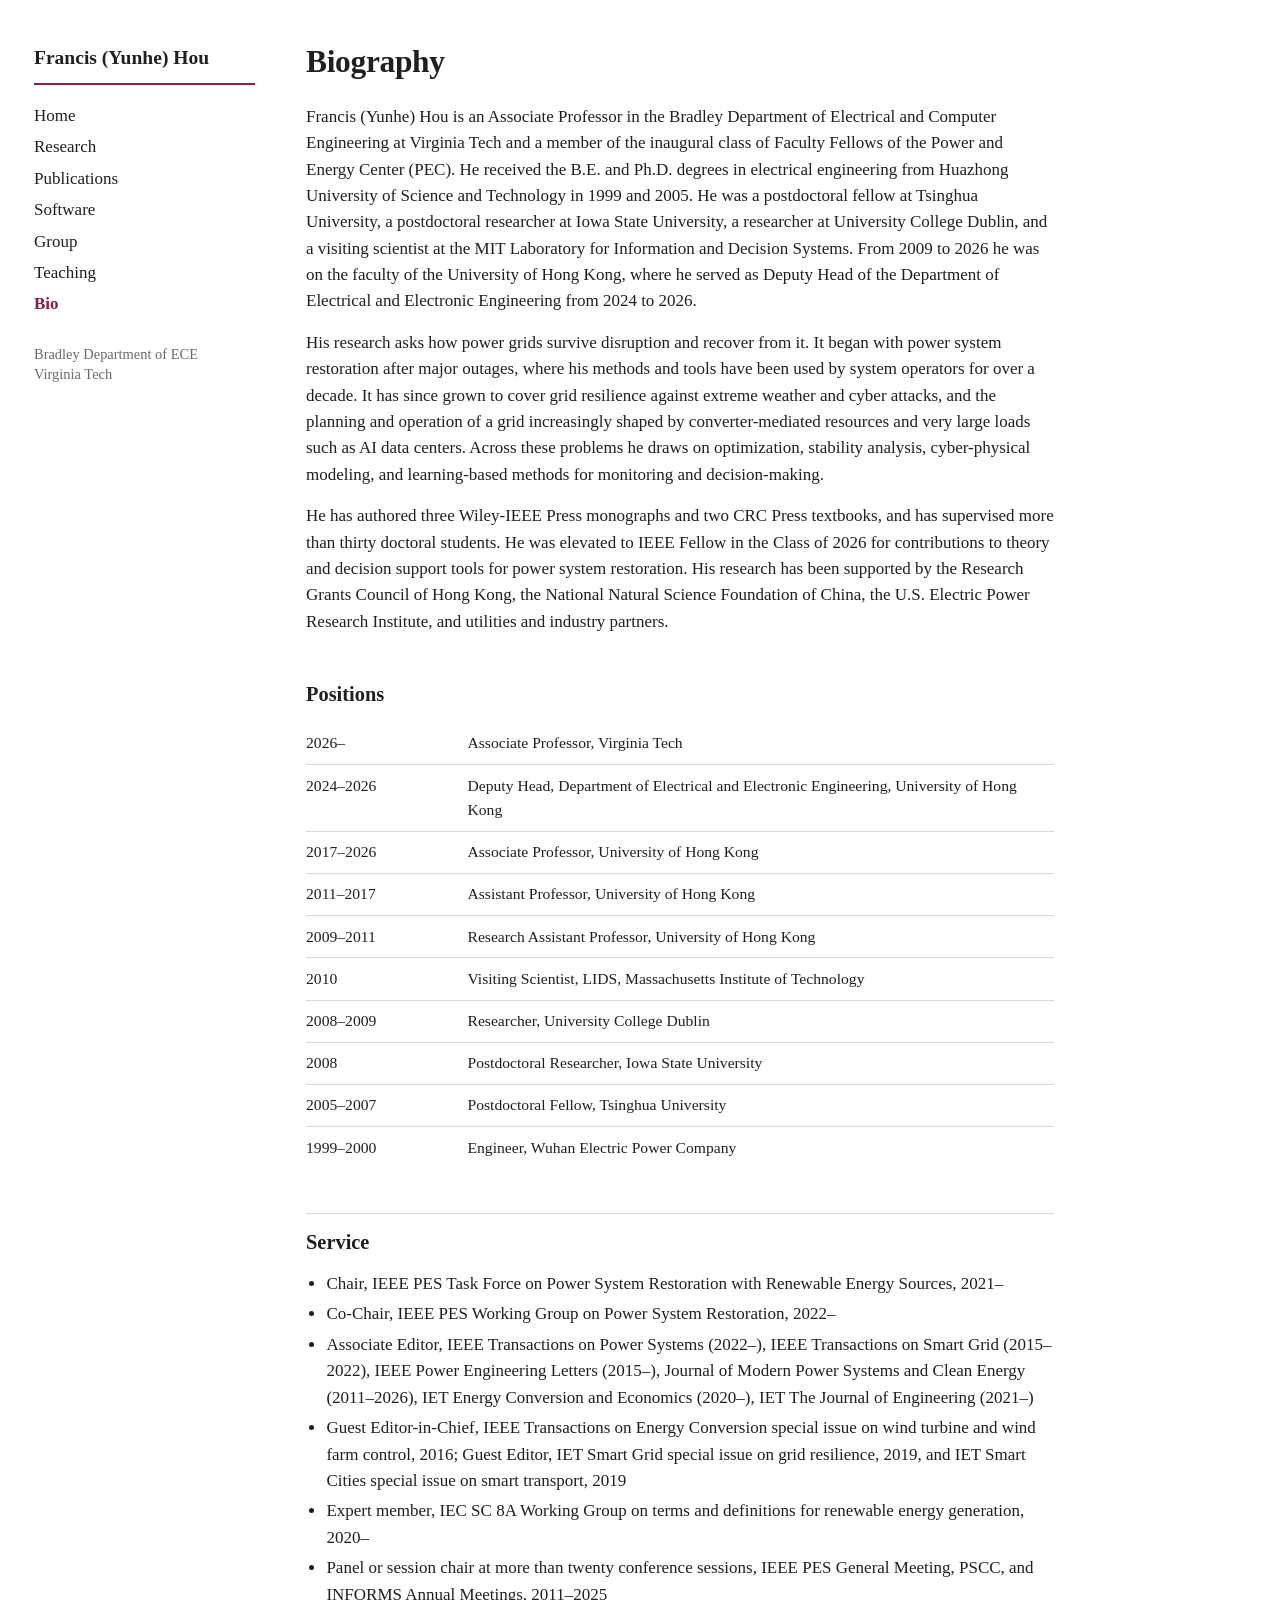
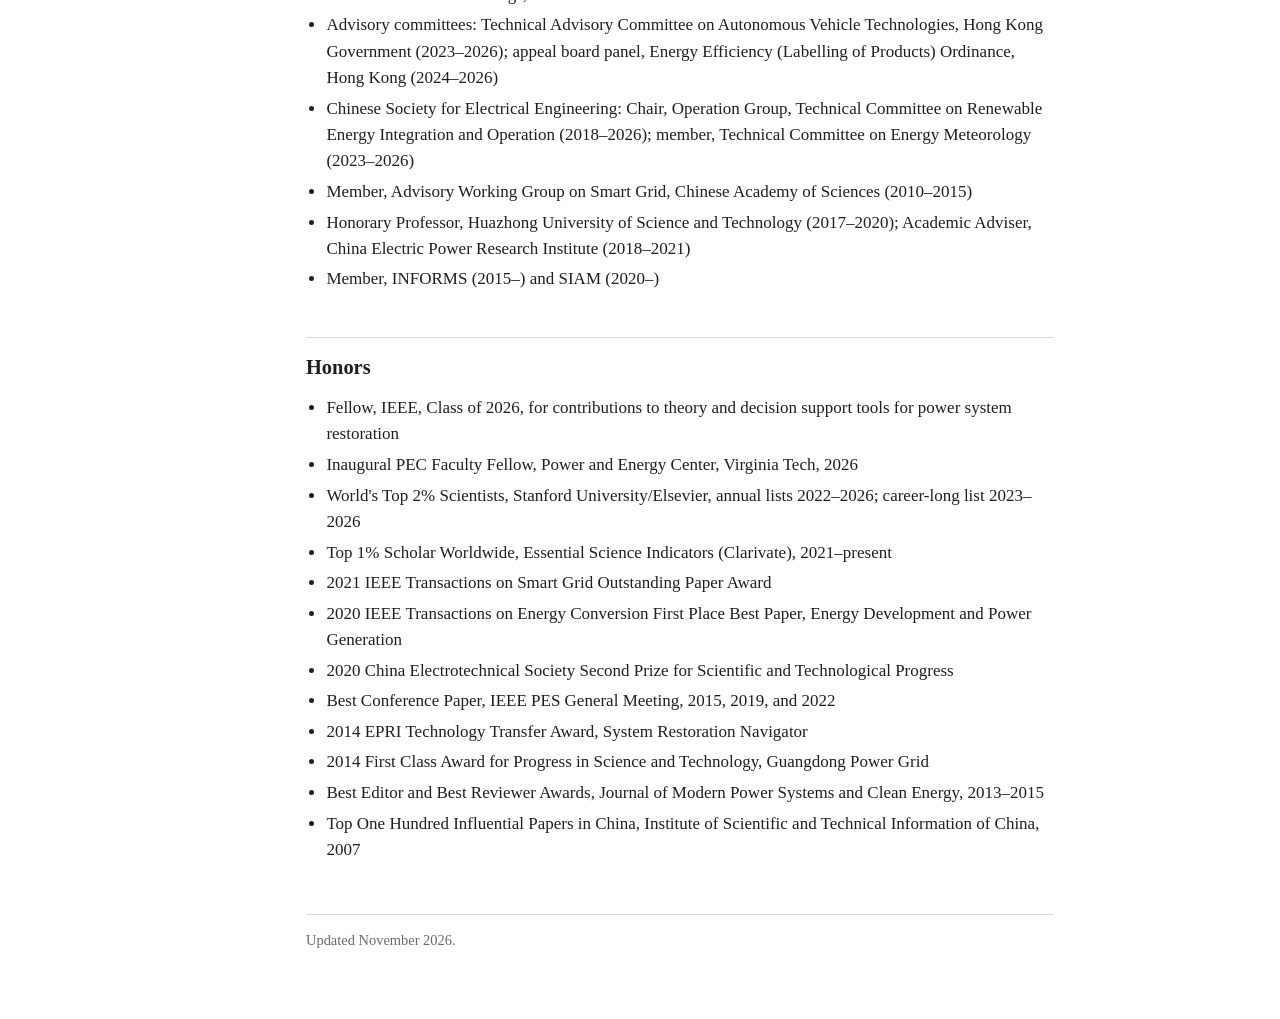
<file: bio.html>
<!DOCTYPE html>
<html lang="en">
<head>
<meta charset="utf-8">
<meta name="viewport" content="width=device-width, initial-scale=1">
<title>Bio — Francis (Yunhe) Hou</title>
<link rel="stylesheet" href="style.css">
<link rel="icon" href="favicon.svg" type="image/svg+xml">
</head>
<body>
<header class="side">
  <a class="name" href="index.html">Francis (Yunhe) Hou</a>
  <nav>
<a href="index.html">Home</a>
<a href="research.html">Research</a>
<a href="publications.html">Publications</a>
<a href="software.html">Software</a>
<a href="group.html">Group</a>
<a href="teaching.html">Teaching</a>
<a href="bio.html" class="here">Bio</a>
  </nav>
  <p class="foot"><a href="https://ece.vt.edu/">Bradley Department of ECE</a><br><a href="https://www.vt.edu/">Virginia Tech</a></p>
</header>
<main>

<h1>Biography</h1>
<p>Francis (Yunhe) Hou is an Associate Professor in the Bradley Department of Electrical and Computer Engineering at Virginia Tech and a member of the inaugural class of Faculty Fellows of the Power and Energy Center (PEC). He received the B.E. and Ph.D. degrees in electrical engineering from Huazhong University of Science and Technology in 1999 and 2005. He was a postdoctoral fellow at Tsinghua University, a postdoctoral researcher at Iowa State University, a researcher at University College Dublin, and a visiting scientist at the MIT Laboratory for Information and Decision Systems. From 2009 to 2026 he was on the faculty of the University of Hong Kong, where he served as Deputy Head of the Department of Electrical and Electronic Engineering from 2024 to 2026.</p>
<p>His research asks how power grids survive disruption and recover from it. It began with power system restoration after major outages, where his methods and tools have been used by system operators for over a decade. It has since grown to cover grid resilience against extreme weather and cyber attacks, and the planning and operation of a grid increasingly shaped by converter-mediated resources and very large loads such as AI data centers. Across these problems he draws on optimization, stability analysis, cyber-physical modeling, and learning-based methods for monitoring and decision-making.</p>
<p>He has authored three Wiley-IEEE Press monographs and two CRC Press textbooks, and has supervised more than thirty doctoral students. He was elevated to IEEE Fellow in the Class of 2026 for contributions to theory and decision support tools for power system restoration. His research has been supported by the Research Grants Council of Hong Kong, the National Natural Science Foundation of China, the U.S. Electric Power Research Institute, and utilities and industry partners.</p>

<h2>Positions</h2>
<table>
<tr><td>2026–</td><td>Associate Professor, Virginia Tech</td></tr>
<tr><td>2024–2026</td><td>Deputy Head, Department of Electrical and Electronic Engineering, University of Hong Kong</td></tr>
<tr><td>2017–2026</td><td>Associate Professor, University of Hong Kong</td></tr>
<tr><td>2011–2017</td><td>Assistant Professor, University of Hong Kong</td></tr>
<tr><td>2009–2011</td><td>Research Assistant Professor, University of Hong Kong</td></tr>
<tr><td>2010</td><td>Visiting Scientist, LIDS, Massachusetts Institute of Technology</td></tr>
<tr><td>2008–2009</td><td>Researcher, University College Dublin</td></tr>
<tr><td>2008</td><td>Postdoctoral Researcher, Iowa State University</td></tr>
<tr><td>2005–2007</td><td>Postdoctoral Fellow, Tsinghua University</td></tr>
<tr><td>1999–2000</td><td>Engineer, Wuhan Electric Power Company</td></tr>
</table>

<h2>Service</h2>
<ul>
  <li>Chair, IEEE PES Task Force on Power System Restoration with Renewable Energy Sources, 2021–</li>
  <li>Co-Chair, IEEE PES Working Group on Power System Restoration, 2022–</li>
  <li>Associate Editor, IEEE Transactions on Power Systems (2022–), IEEE Transactions on Smart Grid (2015–2022), IEEE Power Engineering Letters (2015–), Journal of Modern Power Systems and Clean Energy (2011–2026), IET Energy Conversion and Economics (2020–), IET The Journal of Engineering (2021–)</li>
  <li>Guest Editor-in-Chief, IEEE Transactions on Energy Conversion special issue on wind turbine and wind farm control, 2016; Guest Editor, IET Smart Grid special issue on grid resilience, 2019, and IET Smart Cities special issue on smart transport, 2019</li>
  <li>Expert member, IEC SC 8A Working Group on terms and definitions for renewable energy generation, 2020–</li>
  <li>Panel or session chair at more than twenty conference sessions, IEEE PES General Meeting, PSCC, and INFORMS Annual Meetings, 2011–2025</li>
  <li>Advisory committees: Technical Advisory Committee on Autonomous Vehicle Technologies, Hong Kong Government (2023–2026); appeal board panel, Energy Efficiency (Labelling of Products) Ordinance, Hong Kong (2024–2026)</li>
  <li>Chinese Society for Electrical Engineering: Chair, Operation Group, Technical Committee on Renewable Energy Integration and Operation (2018–2026); member, Technical Committee on Energy Meteorology (2023–2026)</li>
  <li>Member, Advisory Working Group on Smart Grid, Chinese Academy of Sciences (2010–2015)</li>
  <li>Honorary Professor, Huazhong University of Science and Technology (2017–2020); Academic Adviser, China Electric Power Research Institute (2018–2021)</li>
  <li>Member, INFORMS (2015–) and SIAM (2020–)</li>
</ul>

<h2>Honors</h2>
<ul>
  <li>Fellow, IEEE, Class of 2026, for contributions to theory and decision support tools for power system restoration</li>
  <li>Inaugural PEC Faculty Fellow, Power and Energy Center, Virginia Tech, 2026</li>
  <li>World's Top 2% Scientists, Stanford University/Elsevier, annual lists 2022–2026; career-long list 2023–2026</li>
  <li>Top 1% Scholar Worldwide, Essential Science Indicators (Clarivate), 2021–present</li>
  <li>2021 IEEE Transactions on Smart Grid Outstanding Paper Award</li>
  <li>2020 IEEE Transactions on Energy Conversion First Place Best Paper, Energy Development and Power Generation</li>
  <li>2020 China Electrotechnical Society Second Prize for Scientific and Technological Progress</li>
  <li>Best Conference Paper, IEEE PES General Meeting, 2015, 2019, and 2022</li>
  <li>2014 EPRI Technology Transfer Award, System Restoration Navigator</li>
  <li>2014 First Class Award for Progress in Science and Technology, Guangdong Power Grid</li>
  <li>Best Editor and Best Reviewer Awards, Journal of Modern Power Systems and Clean Energy, 2013–2015</li>
  <li>Top One Hundred Influential Papers in China, Institute of Scientific and Technical Information of China, 2007</li>
</ul>

<footer>Updated November 2026.</footer>
</main>
<script>document.querySelectorAll('.em').forEach(function(s){var a=s.dataset.u+'@'+s.dataset.d;var l=document.createElement('a');l.href='mailto:'+a;l.textContent=a;s.replaceWith(l);});</script>
</body>
</html>
</file>
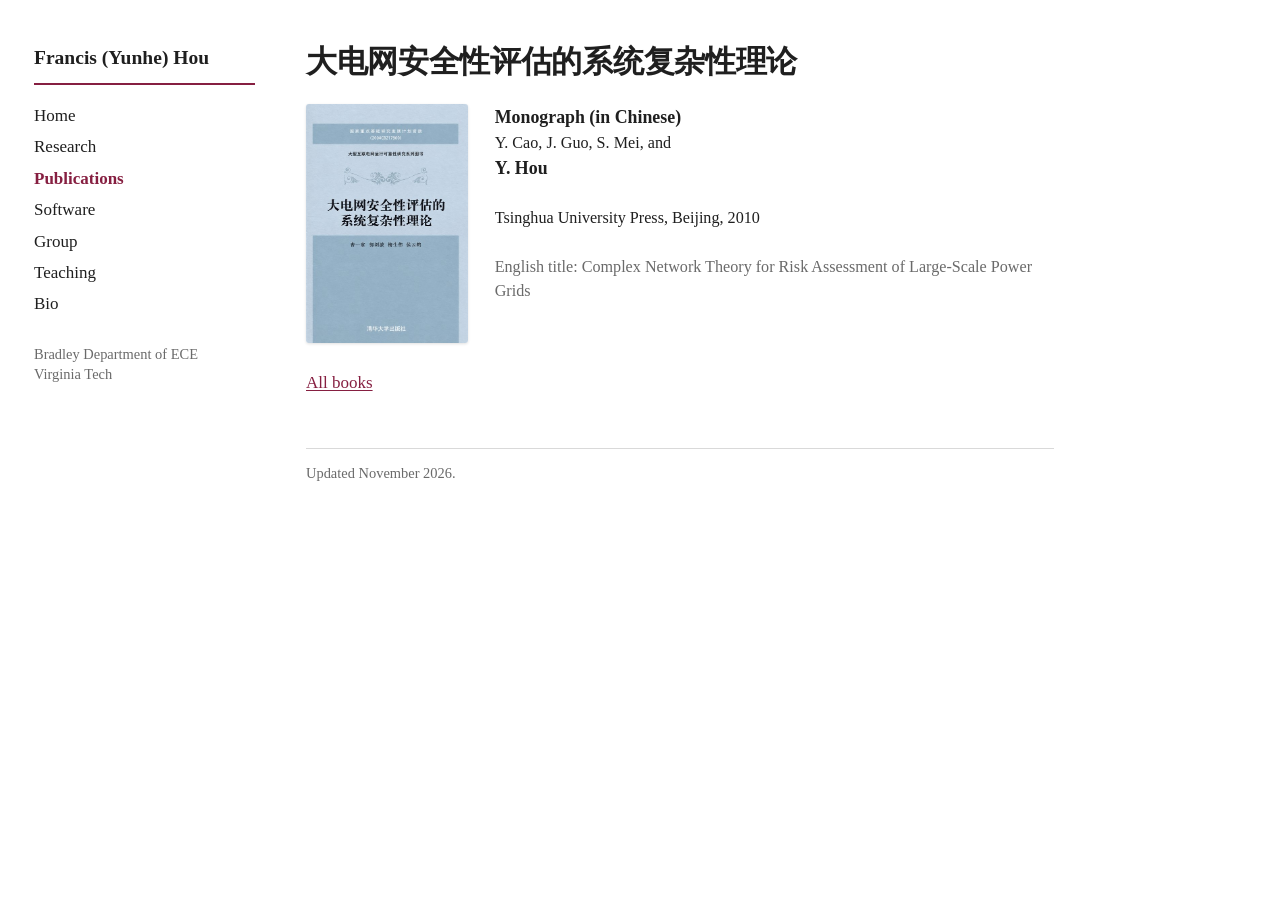
<file: book-2010.html>
<!DOCTYPE html>
<html lang="en">
<head>
<meta charset="utf-8">
<meta name="viewport" content="width=device-width, initial-scale=1">
<title>大电网安全性评估的系统复杂性理论 — Francis (Yunhe) Hou</title>
<meta name="description" content="Monograph (in Chinese). Y. Cao, J. Guo, S. Mei, and Y. Hou. Tsinghua University Press, 2010.">
<meta property="og:type" content="book">
<meta property="og:title" content="大电网安全性评估的系统复杂性理论">
<meta property="og:description" content="Monograph (in Chinese). Y. Cao, J. Guo, S. Mei, and Y. Hou. Tsinghua University Press, 2010.">
<meta property="og:image" content="https://francisyhou.github.io/img/book-complexity-theory-2010.jpg">
<meta property="og:image:width" content="480">
<meta property="og:image:height" content="711">
<meta property="og:url" content="https://francisyhou.github.io/book-2010.html">
<link rel="stylesheet" href="style.css">
<link rel="icon" href="favicon.svg" type="image/svg+xml">
</head>
<body>
<header class="side">
  <a class="name" href="index.html">Francis (Yunhe) Hou</a>
  <nav>
<a href="index.html">Home</a>
<a href="research.html">Research</a>
<a href="publications.html" class="here">Publications</a>
<a href="software.html">Software</a>
<a href="group.html">Group</a>
<a href="teaching.html">Teaching</a>
<a href="bio.html">Bio</a>
  </nav>
  <p class="foot"><a href="https://ece.vt.edu/">Bradley Department of ECE</a><br><a href="https://www.vt.edu/">Virginia Tech</a></p>
</header>
<main>

<h1>大电网安全性评估的系统复杂性理论</h1>
<div class="hero">
  <img src="img/book-complexity-theory-2010.jpg" alt="Cover of 大电网安全性评估的系统复杂性理论" width="240" height="355">
  <div class="who">
    <b>Monograph (in Chinese)</b>
    Y. Cao, J. Guo, S. Mei, and <b>Y. Hou</b><br>
    Tsinghua University Press, Beijing, 2010<br><br>
    <span class="contact">English title: Complex Network Theory for Risk Assessment of Large-Scale Power Grids</span>
  </div>
</div>

<p><a href="publications.html#books">All books</a></p>

<footer>Updated November 2026.</footer>
</main>
</body>
</html>
</file>
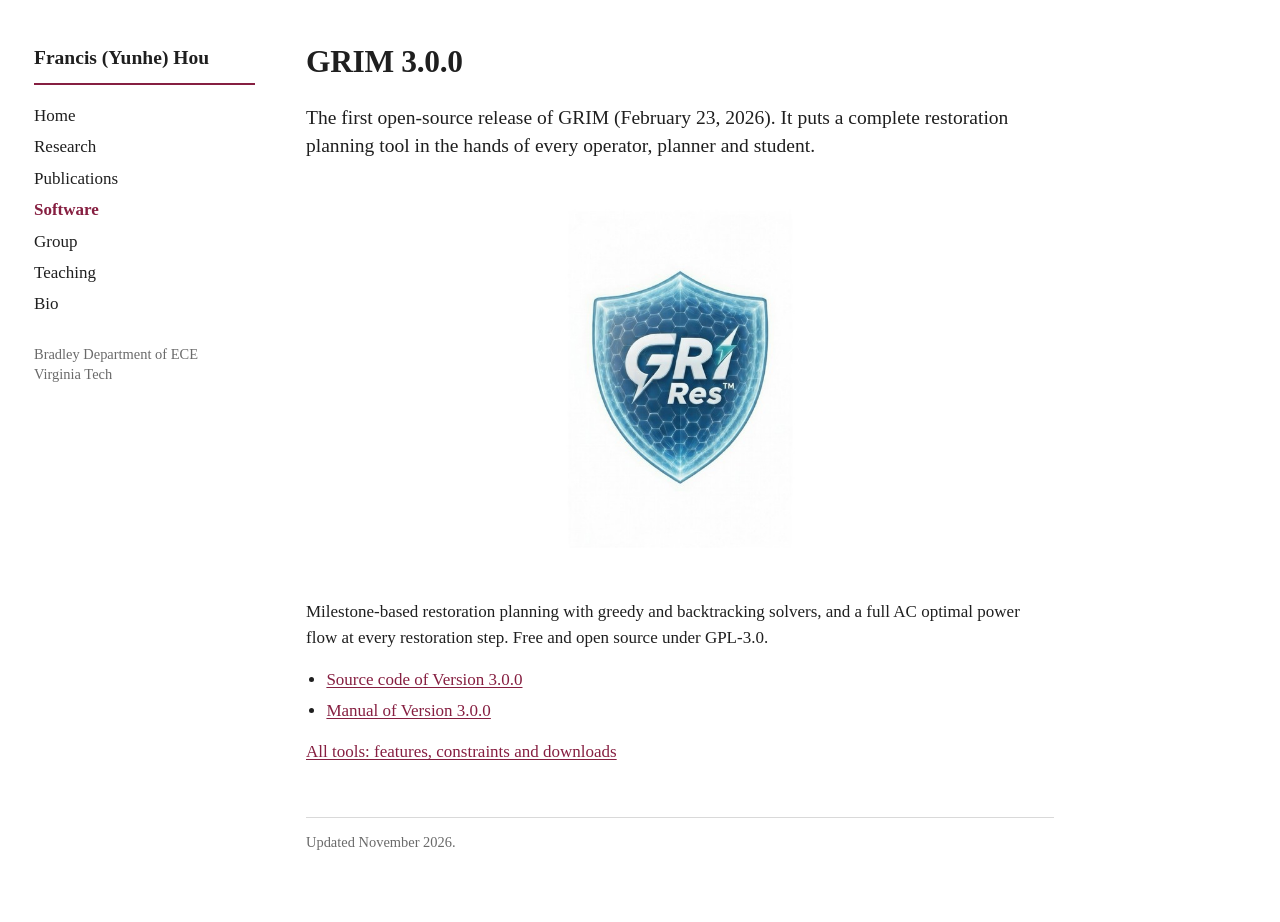
<file: grim-3.html>
<!DOCTYPE html>
<html lang="en">
<head>
<meta charset="utf-8">
<meta name="viewport" content="width=device-width, initial-scale=1">
<title>GRIM 3.0.0: First Open-Source Release of the Restoration Milestone Method — Francis (Yunhe) Hou</title>
<meta name="description" content="The first open-source release of GRIM, February 23, 2026. Milestone-based restoration planning with full AC optimal power flow at every step.">
<meta property="og:type" content="website">
<meta property="og:title" content="GRIM 3.0.0: First Open-Source Release of the Restoration Milestone Method">
<meta property="og:description" content="The first open-source release of GRIM, February 23, 2026. Milestone-based restoration planning with full AC optimal power flow at every step.">
<meta property="og:image" content="https://francisyhou.github.io/img/grires-suite.jpg">
<meta property="og:image:width" content="1200">
<meta property="og:image:height" content="627">
<meta property="og:url" content="https://francisyhou.github.io/grim-3.html">
<link rel="stylesheet" href="style.css">
<link rel="icon" href="favicon.svg" type="image/svg+xml">
</head>
<body>
<header class="side">
  <a class="name" href="index.html">Francis (Yunhe) Hou</a>
  <nav>
<a href="index.html">Home</a>
<a href="research.html">Research</a>
<a href="publications.html">Publications</a>
<a href="software.html" class="here">Software</a>
<a href="group.html">Group</a>
<a href="teaching.html">Teaching</a>
<a href="bio.html">Bio</a>
  </nav>
  <p class="foot"><a href="https://ece.vt.edu/">Bradley Department of ECE</a><br><a href="https://www.vt.edu/">Virginia Tech</a></p>
</header>
<main>

<h1>GRIM 3.0.0</h1>
<p class="lede">The first open-source release of GRIM (February 23, 2026). It puts a complete restoration planning tool in the hands of every operator, planner and student.</p>
<p><img src="img/grires-suite.jpg" alt="GriRes logo" style="max-width:100%;height:auto"></p>
<p>Milestone-based restoration planning with greedy and backtracking solvers, and a full AC optimal power flow at every restoration step. Free and open source under GPL-3.0.</p>
<ul>
  <li><a href="https://github.com/GriRes/GRIM/tree/f3e187225a572bd38b22f63463b49b82459805ea">Source code of Version 3.0.0</a></li>
  <li><a href="https://github.com/GriRes/GRIM/blob/f3e187225a572bd38b22f63463b49b82459805ea/Doc/GRIM_Manual_v3.0.0.pdf">Manual of Version 3.0.0</a></li>
</ul>
<p><a href="software.html">All tools: features, constraints and downloads</a></p>

<footer>Updated November 2026.</footer>
</main>
</body>
</html>
</file>
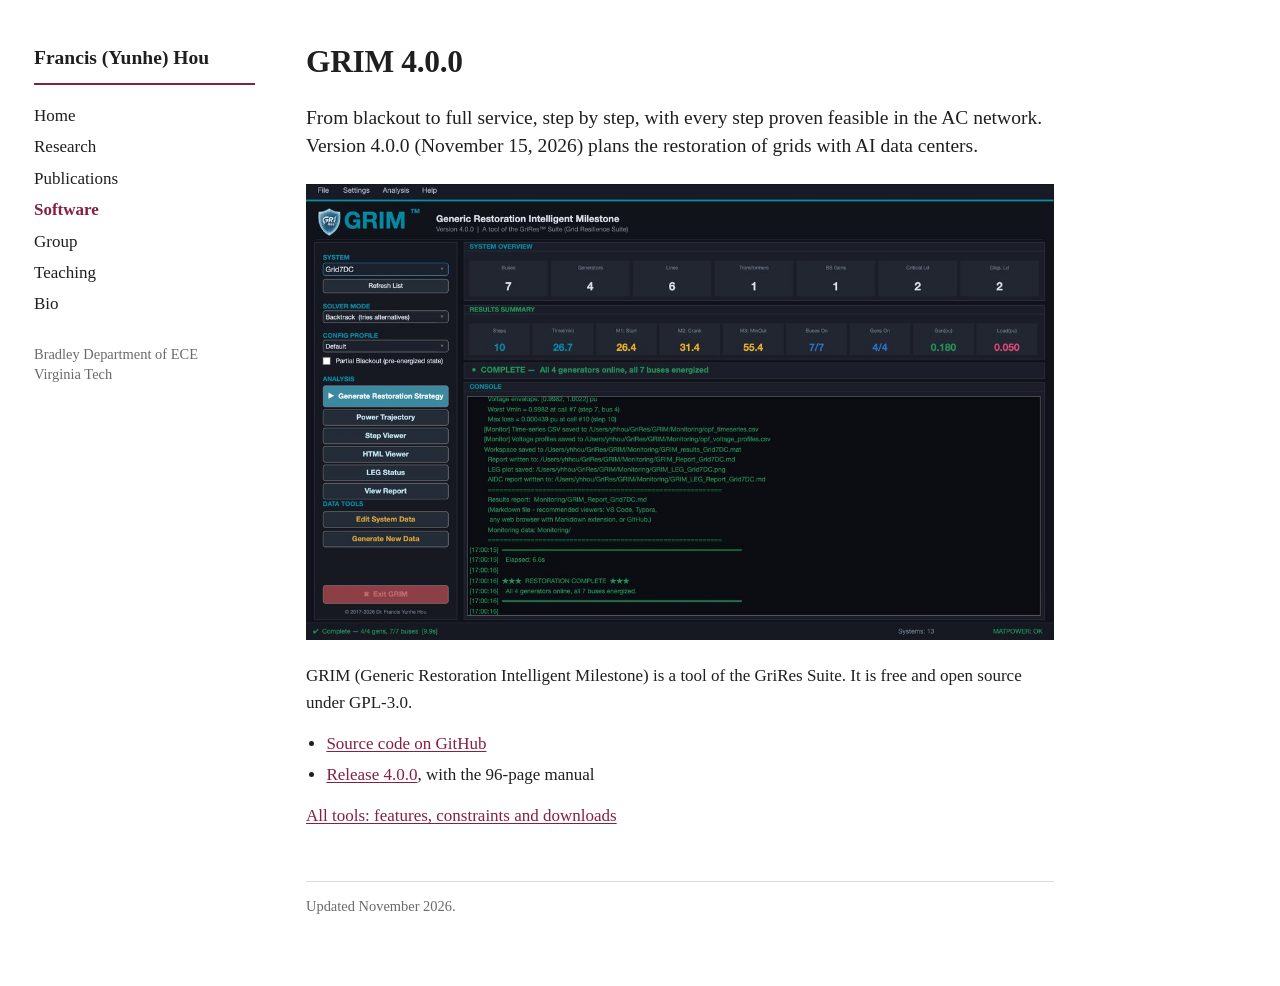
<file: grim.html>
<!DOCTYPE html>
<html lang="en">
<head>
<meta charset="utf-8">
<meta name="viewport" content="width=device-width, initial-scale=1">
<title>GRIM 4.0.0: Power System Restoration Planning with AI Data Centers — Francis (Yunhe) Hou</title>
<meta name="description" content="Open-source restoration planning tool. Every restoration step is proven feasible in the AC network. Version 4.0.0 adds AI data centers.">
<meta property="og:type" content="website">
<meta property="og:title" content="GRIM 4.0.0: Power System Restoration Planning with AI Data Centers">
<meta property="og:description" content="Open-source restoration planning tool. Every restoration step is proven feasible in the AC network. Version 4.0.0 adds AI data centers.">
<meta property="og:image" content="https://francisyhou.github.io/img/grim-4-screenshot.jpg">
<meta property="og:image:width" content="1200">
<meta property="og:image:height" content="730">
<meta property="og:url" content="https://francisyhou.github.io/grim.html">
<link rel="stylesheet" href="style.css">
<link rel="icon" href="favicon.svg" type="image/svg+xml">
</head>
<body>
<header class="side">
  <a class="name" href="index.html">Francis (Yunhe) Hou</a>
  <nav>
<a href="index.html">Home</a>
<a href="research.html">Research</a>
<a href="publications.html">Publications</a>
<a href="software.html" class="here">Software</a>
<a href="group.html">Group</a>
<a href="teaching.html">Teaching</a>
<a href="bio.html">Bio</a>
  </nav>
  <p class="foot"><a href="https://ece.vt.edu/">Bradley Department of ECE</a><br><a href="https://www.vt.edu/">Virginia Tech</a></p>
</header>
<main>

<h1>GRIM 4.0.0</h1>
<p class="lede">From blackout to full service, step by step, with every step proven feasible in the AC network. Version 4.0.0 (November 15, 2026) plans the restoration of grids with AI data centers.</p>
<p><img src="img/grim-4-screenshot.jpg" alt="GRIM 4.0.0 main window with a restoration result for a grid with AI data centers" style="max-width:100%;height:auto"></p>
<p>GRIM (Generic Restoration Intelligent Milestone) is a tool of the GriRes Suite. It is free and open source under GPL-3.0.</p>
<ul>
  <li><a href="https://github.com/GriRes/GRIM">Source code on GitHub</a></li>
  <li><a href="https://github.com/GriRes/GRIM/releases/tag/v4.0.0">Release 4.0.0</a>, with the 96-page manual</li>
</ul>
<p><a href="software.html">All tools: features, constraints and downloads</a></p>

<footer>Updated November 2026.</footer>
</main>
</body>
</html>
</file>
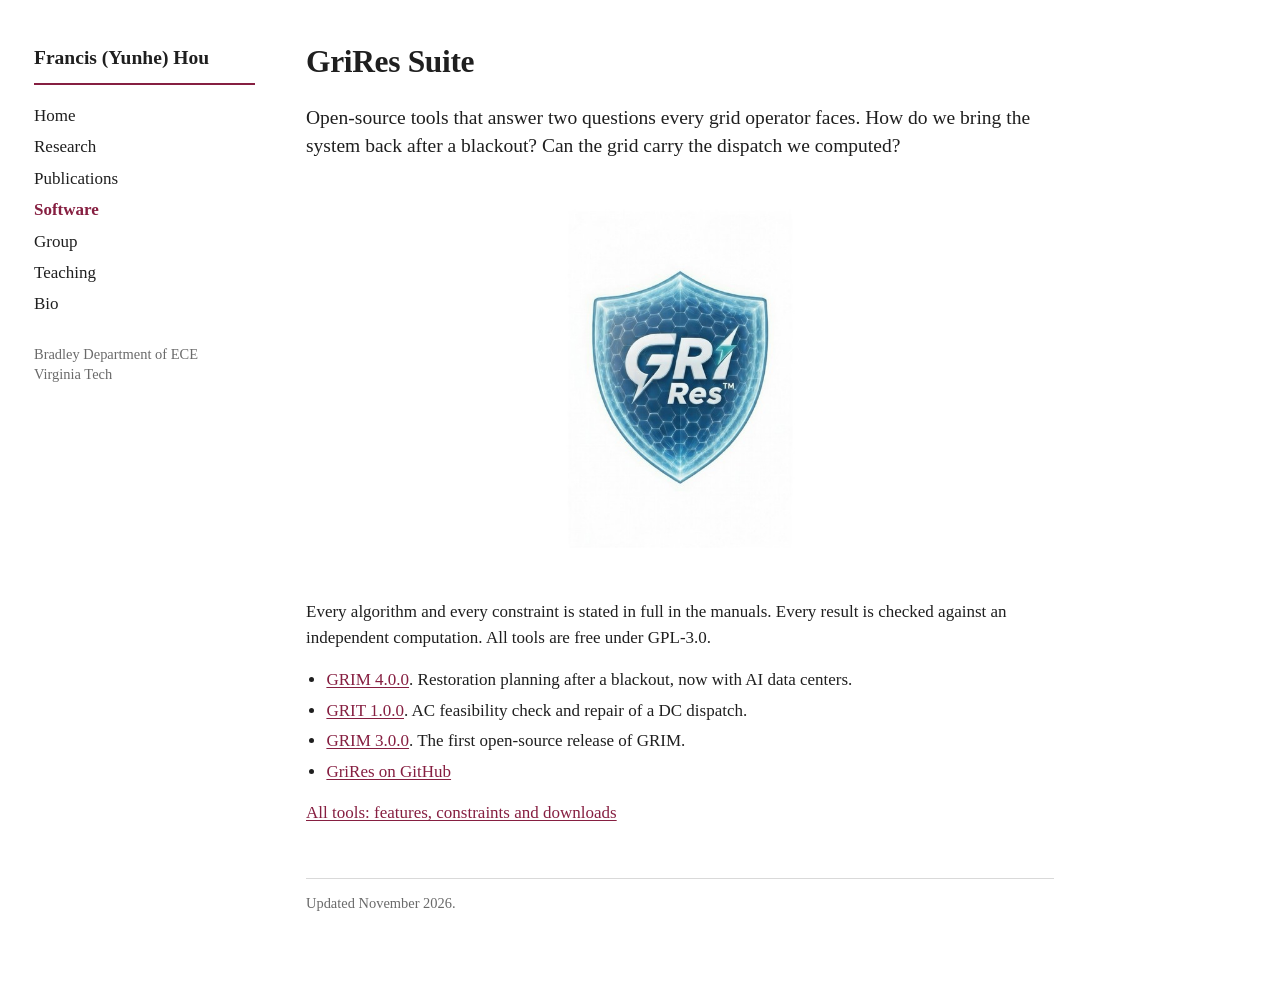
<file: grires.html>
<!DOCTYPE html>
<html lang="en">
<head>
<meta charset="utf-8">
<meta name="viewport" content="width=device-width, initial-scale=1">
<title>GriRes Suite: Open-Source Tools for Grid Restoration and Grid Security — Francis (Yunhe) Hou</title>
<meta name="description" content="Open-source tools for power system operators and planners. GRIM plans restoration after a blackout. GRIT checks a DC dispatch against the AC grid.">
<meta property="og:type" content="website">
<meta property="og:title" content="GriRes Suite: Open-Source Tools for Grid Restoration and Grid Security">
<meta property="og:description" content="Open-source tools for power system operators and planners. GRIM plans restoration after a blackout. GRIT checks a DC dispatch against the AC grid.">
<meta property="og:image" content="https://francisyhou.github.io/img/grires-suite.jpg">
<meta property="og:image:width" content="1200">
<meta property="og:image:height" content="627">
<meta property="og:url" content="https://francisyhou.github.io/grires.html">
<link rel="stylesheet" href="style.css">
<link rel="icon" href="favicon.svg" type="image/svg+xml">
</head>
<body>
<header class="side">
  <a class="name" href="index.html">Francis (Yunhe) Hou</a>
  <nav>
<a href="index.html">Home</a>
<a href="research.html">Research</a>
<a href="publications.html">Publications</a>
<a href="software.html" class="here">Software</a>
<a href="group.html">Group</a>
<a href="teaching.html">Teaching</a>
<a href="bio.html">Bio</a>
  </nav>
  <p class="foot"><a href="https://ece.vt.edu/">Bradley Department of ECE</a><br><a href="https://www.vt.edu/">Virginia Tech</a></p>
</header>
<main>

<h1>GriRes Suite</h1>
<p class="lede">Open-source tools that answer two questions every grid operator faces. How do we bring the system back after a blackout? Can the grid carry the dispatch we computed?</p>
<p><img src="img/grires-suite.jpg" alt="GriRes logo" style="max-width:100%;height:auto"></p>
<p>Every algorithm and every constraint is stated in full in the manuals. Every result is checked against an independent computation. All tools are free under GPL-3.0.</p>
<ul>
  <li><a href="grim.html">GRIM 4.0.0</a>. Restoration planning after a blackout, now with AI data centers.</li>
  <li><a href="grit.html">GRIT 1.0.0</a>. AC feasibility check and repair of a DC dispatch.</li>
  <li><a href="grim-3.html">GRIM 3.0.0</a>. The first open-source release of GRIM.</li>
  <li><a href="https://github.com/GriRes">GriRes on GitHub</a></li>
</ul>
<p><a href="software.html">All tools: features, constraints and downloads</a></p>

<footer>Updated November 2026.</footer>
</main>
</body>
</html>
</file>
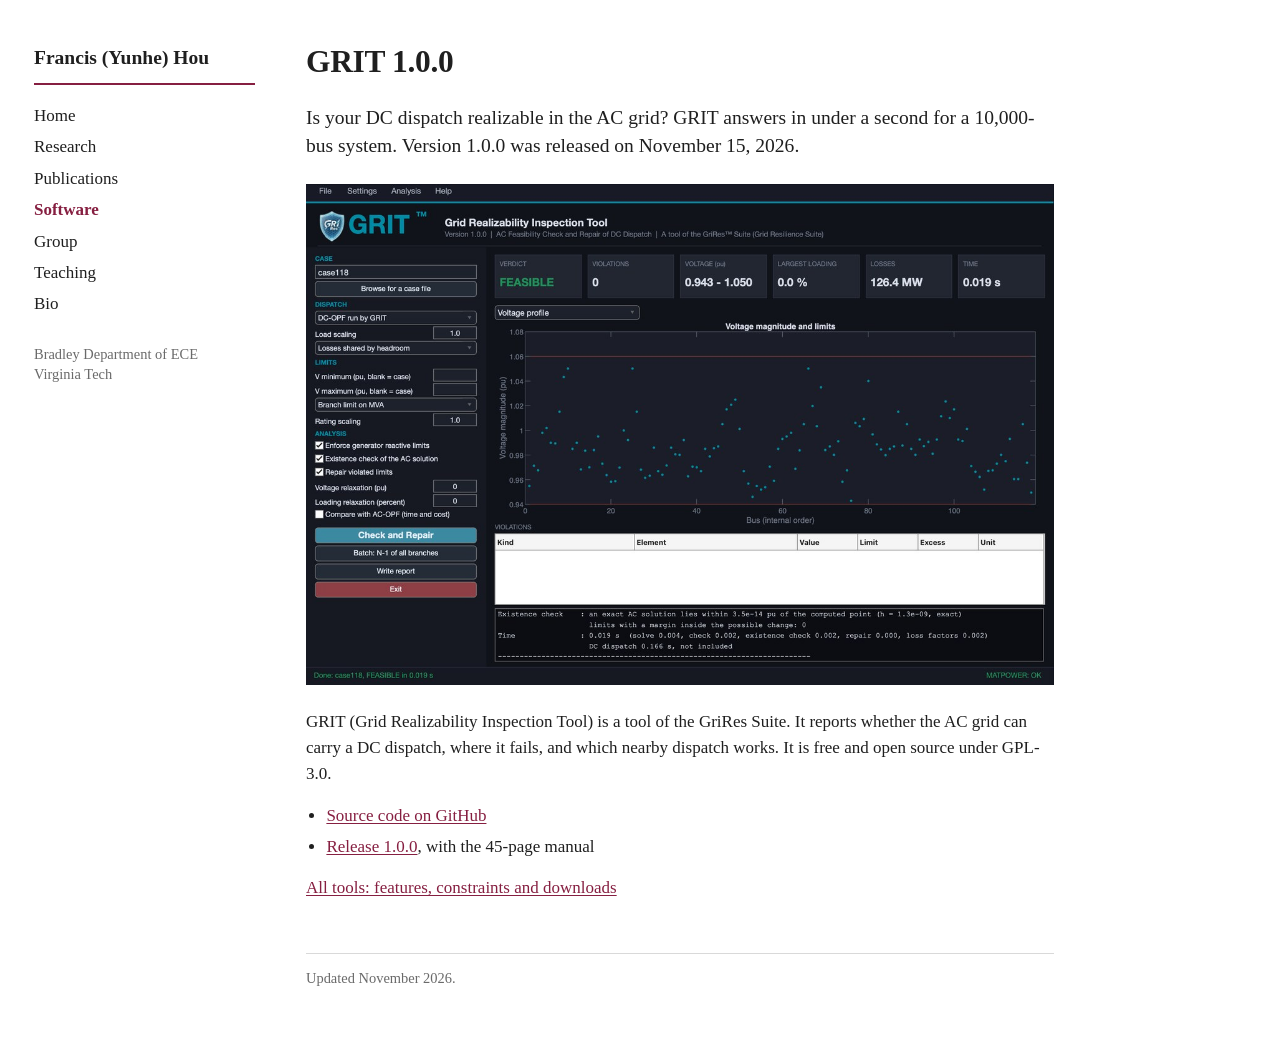
<file: grit.html>
<!DOCTYPE html>
<html lang="en">
<head>
<meta charset="utf-8">
<meta name="viewport" content="width=device-width, initial-scale=1">
<title>GRIT 1.0.0: Is Your DC Dispatch Realizable in the AC Grid? — Francis (Yunhe) Hou</title>
<meta name="description" content="Open-source tool that checks and repairs a DC dispatch against the full AC network. Under a second for a 10,000-bus system.">
<meta property="og:type" content="website">
<meta property="og:title" content="GRIT 1.0.0: Is Your DC Dispatch Realizable in the AC Grid?">
<meta property="og:description" content="Open-source tool that checks and repairs a DC dispatch against the full AC network. Under a second for a 10,000-bus system.">
<meta property="og:image" content="https://francisyhou.github.io/img/grit-1-screenshot.jpg">
<meta property="og:image:width" content="1200">
<meta property="og:image:height" content="803">
<meta property="og:url" content="https://francisyhou.github.io/grit.html">
<link rel="stylesheet" href="style.css">
<link rel="icon" href="favicon.svg" type="image/svg+xml">
</head>
<body>
<header class="side">
  <a class="name" href="index.html">Francis (Yunhe) Hou</a>
  <nav>
<a href="index.html">Home</a>
<a href="research.html">Research</a>
<a href="publications.html">Publications</a>
<a href="software.html" class="here">Software</a>
<a href="group.html">Group</a>
<a href="teaching.html">Teaching</a>
<a href="bio.html">Bio</a>
  </nav>
  <p class="foot"><a href="https://ece.vt.edu/">Bradley Department of ECE</a><br><a href="https://www.vt.edu/">Virginia Tech</a></p>
</header>
<main>

<h1>GRIT 1.0.0</h1>
<p class="lede">Is your DC dispatch realizable in the AC grid? GRIT answers in under a second for a 10,000-bus system. Version 1.0.0 was released on November 15, 2026.</p>
<p><img src="img/grit-1-screenshot.jpg" alt="GRIT 1.0.0 main window with the check result for the IEEE 118-bus system" style="max-width:100%;height:auto"></p>
<p>GRIT (Grid Realizability Inspection Tool) is a tool of the GriRes Suite. It reports whether the AC grid can carry a DC dispatch, where it fails, and which nearby dispatch works. It is free and open source under GPL-3.0.</p>
<ul>
  <li><a href="https://github.com/GriRes/GRIT">Source code on GitHub</a></li>
  <li><a href="https://github.com/GriRes/GRIT/releases/tag/v1.0.0">Release 1.0.0</a>, with the 45-page manual</li>
</ul>
<p><a href="software.html">All tools: features, constraints and downloads</a></p>

<footer>Updated November 2026.</footer>
</main>
</body>
</html>
</file>
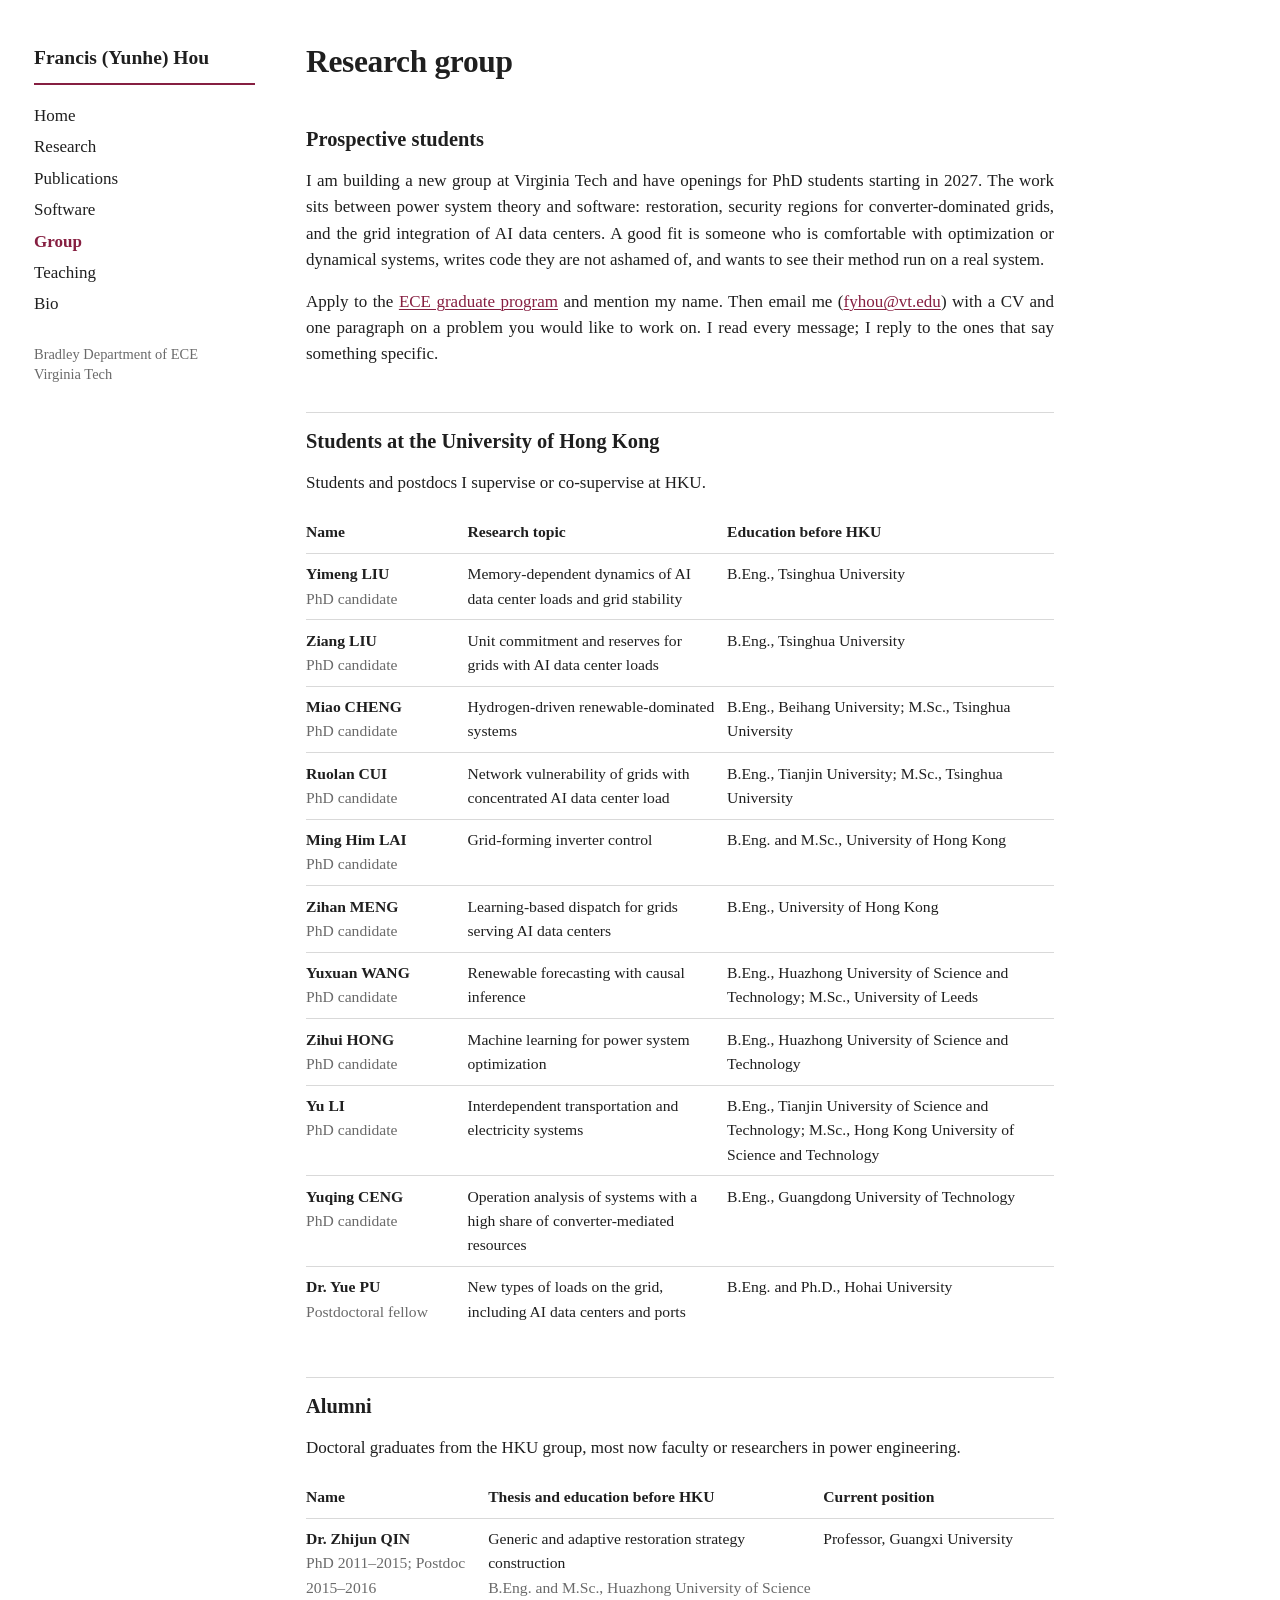
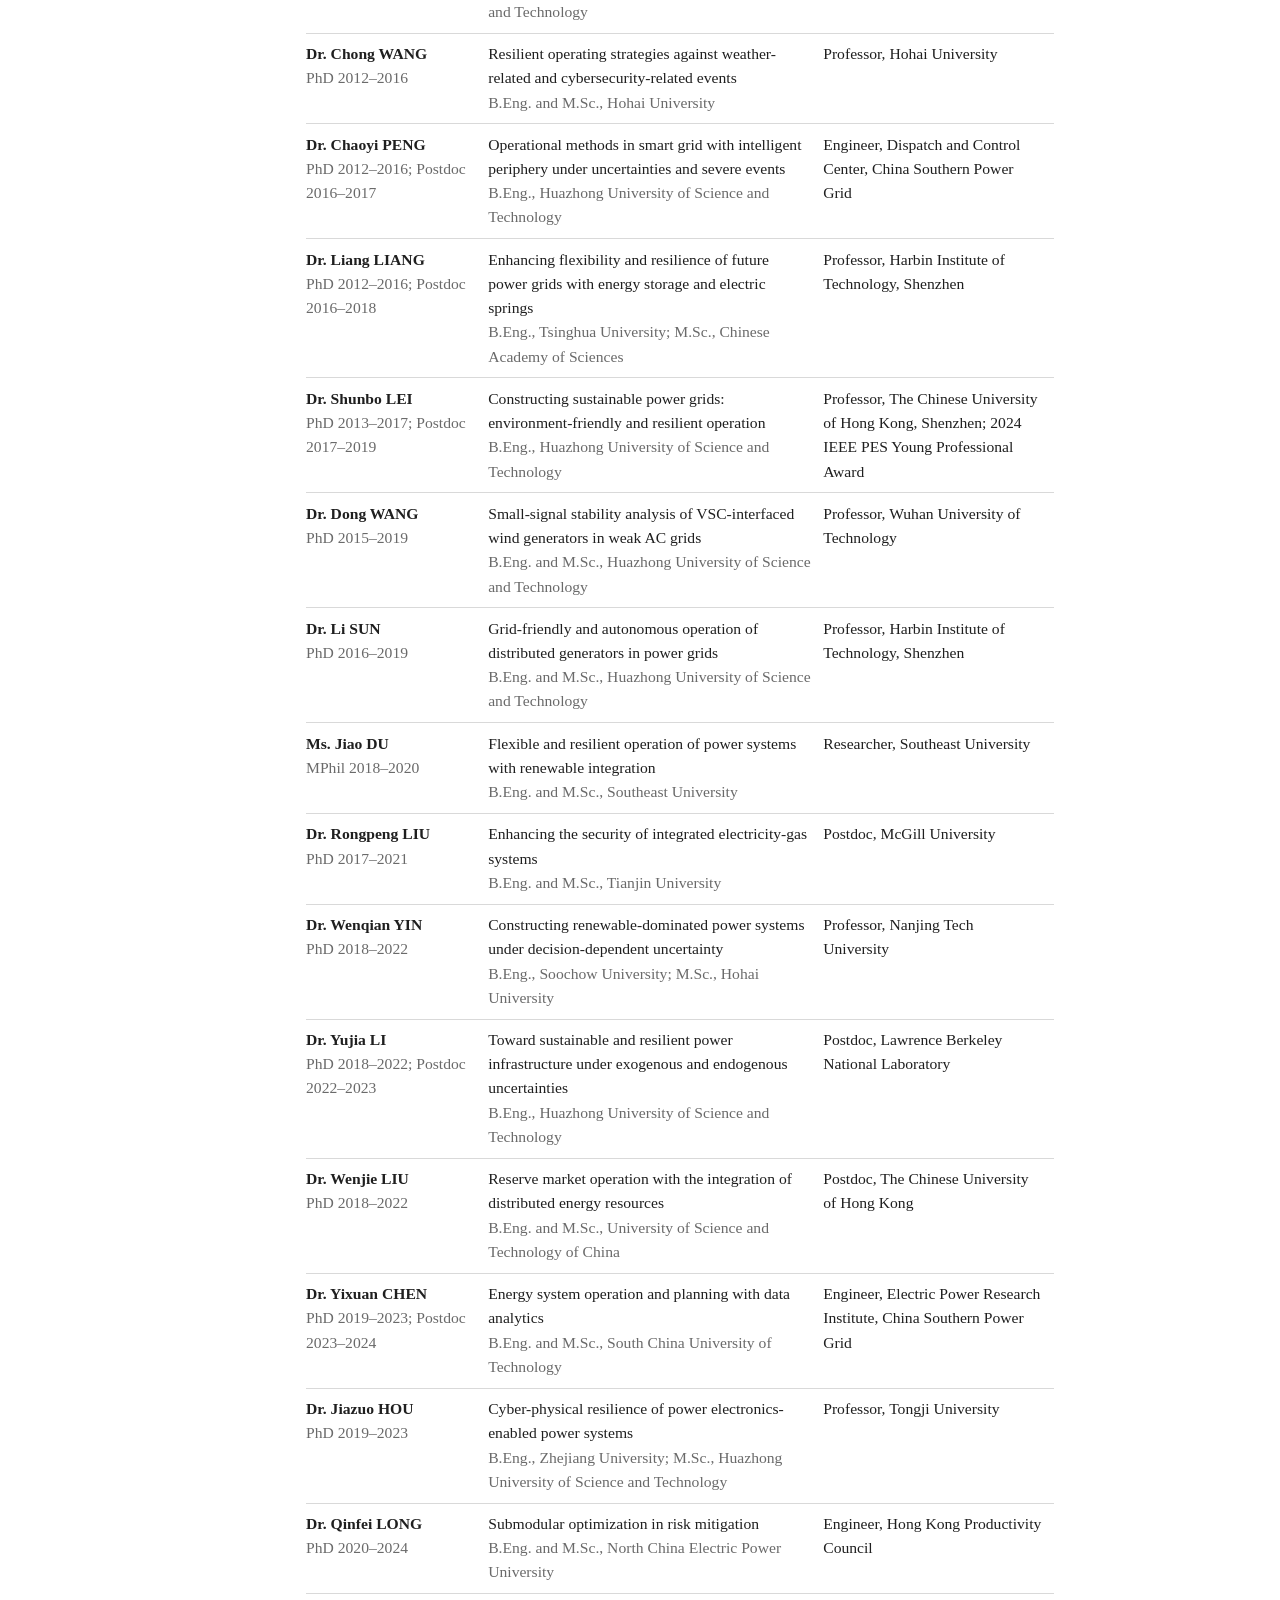
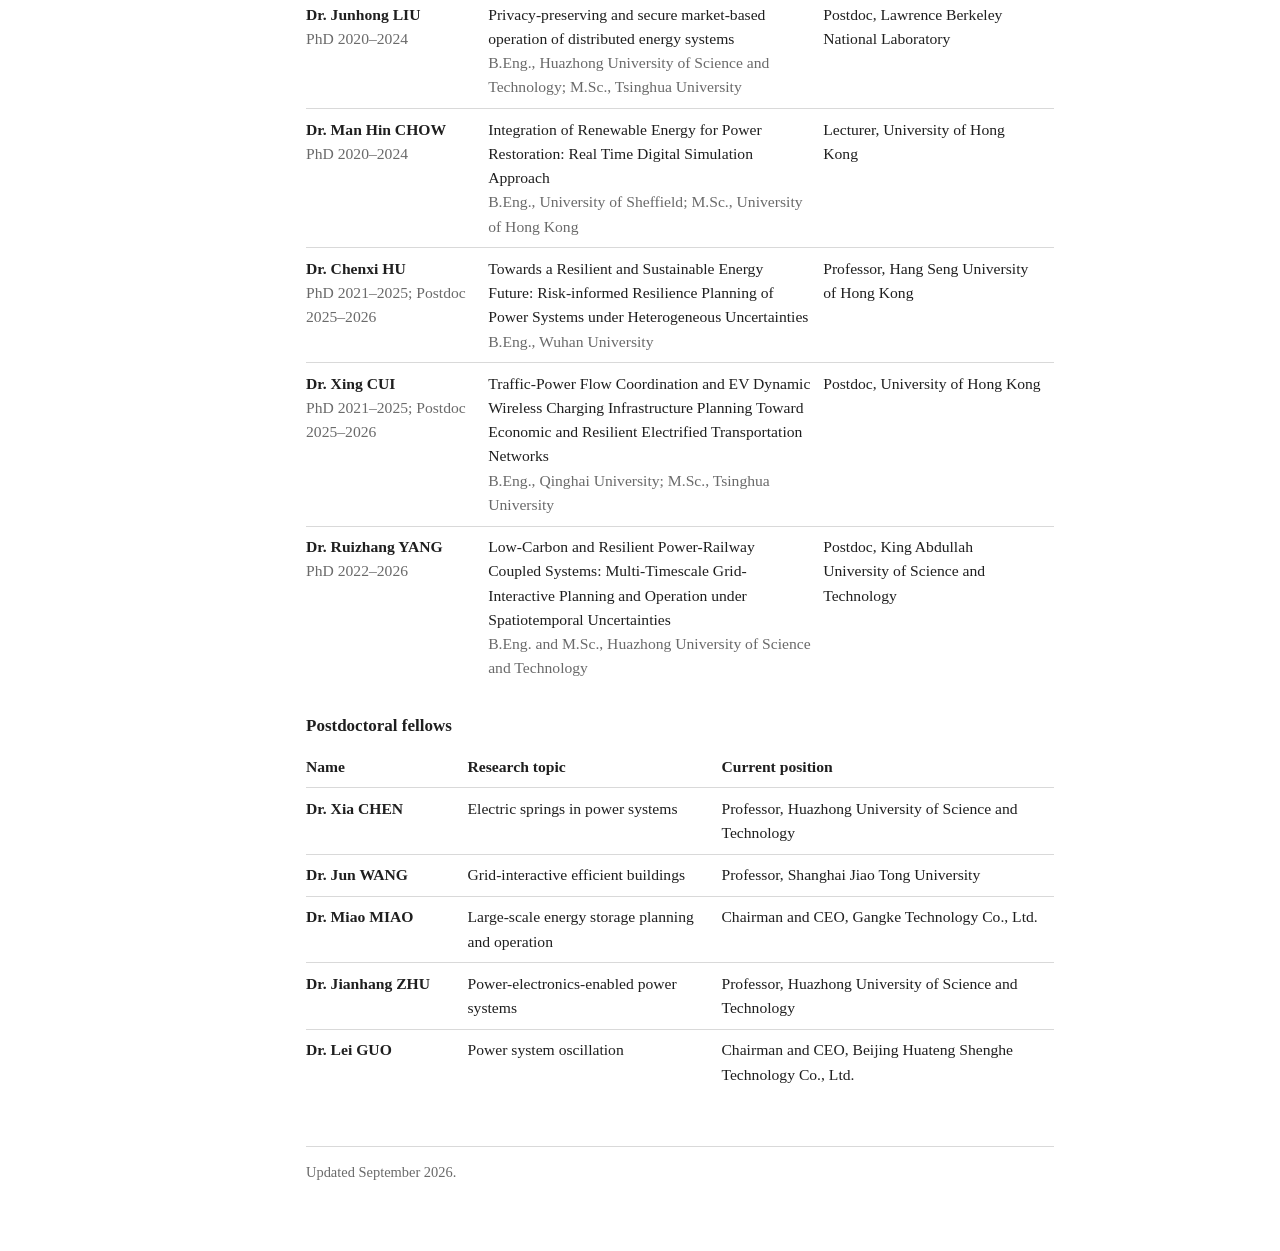
<file: group.html>
<!DOCTYPE html>
<html lang="en">
<head>
<meta charset="utf-8">
<meta name="viewport" content="width=device-width, initial-scale=1">
<title>Group — Francis (Yunhe) Hou</title>
<link rel="stylesheet" href="style.css">
<link rel="icon" href="favicon.svg" type="image/svg+xml">
</head>
<body>
<header class="side">
  <a class="name" href="index.html">Francis (Yunhe) Hou</a>
  <nav>
<a href="index.html">Home</a>
<a href="research.html">Research</a>
<a href="publications.html">Publications</a>
<a href="software.html">Software</a>
<a href="group.html" class="here">Group</a>
<a href="teaching.html">Teaching</a>
<a href="bio.html">Bio</a>
  </nav>
  <p class="foot"><a href="https://ece.vt.edu/">Bradley Department of ECE</a><br><a href="https://www.vt.edu/">Virginia Tech</a></p>
</header>
<main class="justify">

<h1>Research group</h1>

<h2 id="prospective">Prospective students</h2>
<p>I am building a new group at Virginia Tech and have openings for PhD students starting in 2027. The work sits between power system theory and software: restoration, security regions for converter-dominated grids, and the grid integration of AI data centers. A good fit is someone who is comfortable with optimization or dynamical systems, writes code they are not ashamed of, and wants to see their method run on a real system.</p>
<p>Apply to the <a href="https://ece.vt.edu/grad.html">ECE graduate program</a> and mention my name. Then email me (<span class="em" data-u="fyhou" data-d="vt.edu">fyhou [at] vt.edu</span>) with a CV and one paragraph on a problem you would like to work on. I read every message; I reply to the ones that say something specific.</p>

<h2>Students at the University of Hong Kong</h2>
<p>Students and postdocs I supervise or co-supervise at HKU.</p>
<table>
<tr><th>Name</th><th>Research topic</th><th>Education before HKU</th></tr>
<tr><td><b>Yimeng LIU</b><br><span class="note">PhD candidate</span></td><td>Memory-dependent dynamics of AI data center loads and grid stability</td><td>B.Eng., Tsinghua University</td></tr>
<tr><td><b>Ziang LIU</b><br><span class="note">PhD candidate</span></td><td>Unit commitment and reserves for grids with AI data center loads</td><td>B.Eng., Tsinghua University</td></tr>
<tr><td><b>Miao CHENG</b><br><span class="note">PhD candidate</span></td><td>Hydrogen-driven renewable-dominated systems</td><td>B.Eng., Beihang University; M.Sc., Tsinghua University</td></tr>
<tr><td><b>Ruolan CUI</b><br><span class="note">PhD candidate</span></td><td>Network vulnerability of grids with concentrated AI data center load</td><td>B.Eng., Tianjin University; M.Sc., Tsinghua University</td></tr>
<tr><td><b>Ming Him LAI</b><br><span class="note">PhD candidate</span></td><td>Grid-forming inverter control</td><td>B.Eng. and M.Sc., University of Hong Kong</td></tr>
<tr><td><b>Zihan MENG</b><br><span class="note">PhD candidate</span></td><td>Learning-based dispatch for grids serving AI data centers</td><td>B.Eng., University of Hong Kong</td></tr>
<tr><td><b>Yuxuan WANG</b><br><span class="note">PhD candidate</span></td><td>Renewable forecasting with causal inference</td><td>B.Eng., Huazhong University of Science and Technology; M.Sc., University of Leeds</td></tr>
<tr><td><b>Zihui HONG</b><br><span class="note">PhD candidate</span></td><td>Machine learning for power system optimization</td><td>B.Eng., Huazhong University of Science and Technology</td></tr>
<tr><td><b>Yu LI</b><br><span class="note">PhD candidate</span></td><td>Interdependent transportation and electricity systems</td><td>B.Eng., Tianjin University of Science and Technology; M.Sc., Hong Kong University of Science and Technology</td></tr>
<tr><td><b>Yuqing CENG</b><br><span class="note">PhD candidate</span></td><td>Operation analysis of systems with a high share of converter-mediated resources</td><td>B.Eng., Guangdong University of Technology</td></tr>
<tr><td><b>Dr. Yue PU</b><br><span class="note">Postdoctoral fellow</span></td><td>New types of loads on the grid, including AI data centers and ports</td><td>B.Eng. and Ph.D., Hohai University</td></tr>
</table>

<h2>Alumni</h2>
<p>Doctoral graduates from the HKU group, most now faculty or researchers in power engineering.</p>
<table>
<tr><th>Name</th><th>Thesis and education before HKU</th><th>Current position</th></tr>
<tr><td><b>Dr. Zhijun QIN</b><br><span class="note">PhD 2011–2015; Postdoc 2015–2016</span></td><td>Generic and adaptive restoration strategy construction<br><span class="note">B.Eng. and M.Sc., Huazhong University of Science and Technology</span></td><td>Professor, Guangxi University</td></tr>
<tr><td><b>Dr. Chong WANG</b><br><span class="note">PhD 2012–2016</span></td><td>Resilient operating strategies against weather-related and cybersecurity-related events<br><span class="note">B.Eng. and M.Sc., Hohai University</span></td><td>Professor, Hohai University</td></tr>
<tr><td><b>Dr. Chaoyi PENG</b><br><span class="note">PhD 2012–2016; Postdoc 2016–2017</span></td><td>Operational methods in smart grid with intelligent periphery under uncertainties and severe events<br><span class="note">B.Eng., Huazhong University of Science and Technology</span></td><td>Engineer, Dispatch and Control Center, China Southern Power Grid</td></tr>
<tr><td><b>Dr. Liang LIANG</b><br><span class="note">PhD 2012–2016; Postdoc 2016–2018</span></td><td>Enhancing flexibility and resilience of future power grids with energy storage and electric springs<br><span class="note">B.Eng., Tsinghua University; M.Sc., Chinese Academy of Sciences</span></td><td>Professor, Harbin Institute of Technology, Shenzhen</td></tr>
<tr><td><b>Dr. Shunbo LEI</b><br><span class="note">PhD 2013–2017; Postdoc 2017–2019</span></td><td>Constructing sustainable power grids: environment-friendly and resilient operation<br><span class="note">B.Eng., Huazhong University of Science and Technology</span></td><td>Professor, The Chinese University of Hong Kong, Shenzhen; 2024 IEEE PES Young Professional Award</td></tr>
<tr><td><b>Dr. Dong WANG</b><br><span class="note">PhD 2015–2019</span></td><td>Small-signal stability analysis of VSC-interfaced wind generators in weak AC grids<br><span class="note">B.Eng. and M.Sc., Huazhong University of Science and Technology</span></td><td>Professor, Wuhan University of Technology</td></tr>
<tr><td><b>Dr. Li SUN</b><br><span class="note">PhD 2016–2019</span></td><td>Grid-friendly and autonomous operation of distributed generators in power grids<br><span class="note">B.Eng. and M.Sc., Huazhong University of Science and Technology</span></td><td>Professor, Harbin Institute of Technology, Shenzhen</td></tr>
<tr><td><b>Ms. Jiao DU</b><br><span class="note">MPhil 2018–2020</span></td><td>Flexible and resilient operation of power systems with renewable integration<br><span class="note">B.Eng. and M.Sc., Southeast University</span></td><td>Researcher, Southeast University</td></tr>
<tr><td><b>Dr. Rongpeng LIU</b><br><span class="note">PhD 2017–2021</span></td><td>Enhancing the security of integrated electricity-gas systems<br><span class="note">B.Eng. and M.Sc., Tianjin University</span></td><td>Postdoc, McGill University</td></tr>
<tr><td><b>Dr. Wenqian YIN</b><br><span class="note">PhD 2018–2022</span></td><td>Constructing renewable-dominated power systems under decision-dependent uncertainty<br><span class="note">B.Eng., Soochow University; M.Sc., Hohai University</span></td><td>Professor, Nanjing Tech University</td></tr>
<tr><td><b>Dr. Yujia LI</b><br><span class="note">PhD 2018–2022; Postdoc 2022–2023</span></td><td>Toward sustainable and resilient power infrastructure under exogenous and endogenous uncertainties<br><span class="note">B.Eng., Huazhong University of Science and Technology</span></td><td>Postdoc, Lawrence Berkeley National Laboratory</td></tr>
<tr><td><b>Dr. Wenjie LIU</b><br><span class="note">PhD 2018–2022</span></td><td>Reserve market operation with the integration of distributed energy resources<br><span class="note">B.Eng. and M.Sc., University of Science and Technology of China</span></td><td>Postdoc, The Chinese University of Hong Kong</td></tr>
<tr><td><b>Dr. Yixuan CHEN</b><br><span class="note">PhD 2019–2023; Postdoc 2023–2024</span></td><td>Energy system operation and planning with data analytics<br><span class="note">B.Eng. and M.Sc., South China University of Technology</span></td><td>Engineer, Electric Power Research Institute, China Southern Power Grid</td></tr>
<tr><td><b>Dr. Jiazuo HOU</b><br><span class="note">PhD 2019–2023</span></td><td>Cyber-physical resilience of power electronics-enabled power systems<br><span class="note">B.Eng., Zhejiang University; M.Sc., Huazhong University of Science and Technology</span></td><td>Professor, Tongji University</td></tr>
<tr><td><b>Dr. Qinfei LONG</b><br><span class="note">PhD 2020–2024</span></td><td>Submodular optimization in risk mitigation<br><span class="note">B.Eng. and M.Sc., North China Electric Power University</span></td><td>Engineer, Hong Kong Productivity Council</td></tr>
<tr><td><b>Dr. Junhong LIU</b><br><span class="note">PhD 2020–2024</span></td><td>Privacy-preserving and secure market-based operation of distributed energy systems<br><span class="note">B.Eng., Huazhong University of Science and Technology; M.Sc., Tsinghua University</span></td><td>Postdoc, Lawrence Berkeley National Laboratory</td></tr>
<tr><td><b>Dr. Man Hin CHOW</b><br><span class="note">PhD 2020–2024</span></td><td>Integration of Renewable Energy for Power Restoration: Real Time Digital Simulation Approach<br><span class="note">B.Eng., University of Sheffield; M.Sc., University of Hong Kong</span></td><td>Lecturer, University of Hong Kong</td></tr>
<tr><td><b>Dr. Chenxi HU</b><br><span class="note">PhD 2021–2025; Postdoc 2025–2026</span></td><td>Towards a Resilient and Sustainable Energy Future: Risk-informed Resilience Planning of Power Systems under Heterogeneous Uncertainties<br><span class="note">B.Eng., Wuhan University</span></td><td>Professor, Hang Seng University of Hong Kong</td></tr>
<tr><td><b>Dr. Xing CUI</b><br><span class="note">PhD 2021–2025; Postdoc 2025–2026</span></td><td>Traffic-Power Flow Coordination and EV Dynamic Wireless Charging Infrastructure Planning Toward Economic and Resilient Electrified Transportation Networks<br><span class="note">B.Eng., Qinghai University; M.Sc., Tsinghua University</span></td><td>Postdoc, University of Hong Kong</td></tr>
<tr><td><b>Dr. Ruizhang YANG</b><br><span class="note">PhD 2022–2026</span></td><td>Low-Carbon and Resilient Power-Railway Coupled Systems: Multi-Timescale Grid-Interactive Planning and Operation under Spatiotemporal Uncertainties<br><span class="note">B.Eng. and M.Sc., Huazhong University of Science and Technology</span></td><td>Postdoc, King Abdullah University of Science and Technology</td></tr>
</table>

<h3>Postdoctoral fellows</h3>
<table>
<tr><th>Name</th><th>Research topic</th><th>Current position</th></tr>
<tr><td><b>Dr. Xia CHEN</b></td><td>Electric springs in power systems</td><td>Professor, Huazhong University of Science and Technology</td></tr>
<tr><td><b>Dr. Jun WANG</b></td><td>Grid-interactive efficient buildings</td><td>Professor, Shanghai Jiao Tong University</td></tr>
<tr><td><b>Dr. Miao MIAO</b></td><td>Large-scale energy storage planning and operation</td><td>Chairman and CEO, Gangke Technology Co., Ltd.</td></tr>
<tr><td><b>Dr. Jianhang ZHU</b></td><td>Power-electronics-enabled power systems</td><td>Professor, Huazhong University of Science and Technology</td></tr>
<tr><td><b>Dr. Lei GUO</b></td><td>Power system oscillation</td><td>Chairman and CEO, Beijing Huateng Shenghe Technology Co., Ltd.</td></tr>
</table>

<footer>Updated September 2026.</footer>
</main>
<script>document.querySelectorAll('.em').forEach(function(s){var a=s.dataset.u+'@'+s.dataset.d;var l=document.createElement('a');l.href='mailto:'+a;l.textContent=a;s.replaceWith(l);});</script>
</body>
</html>
</file>
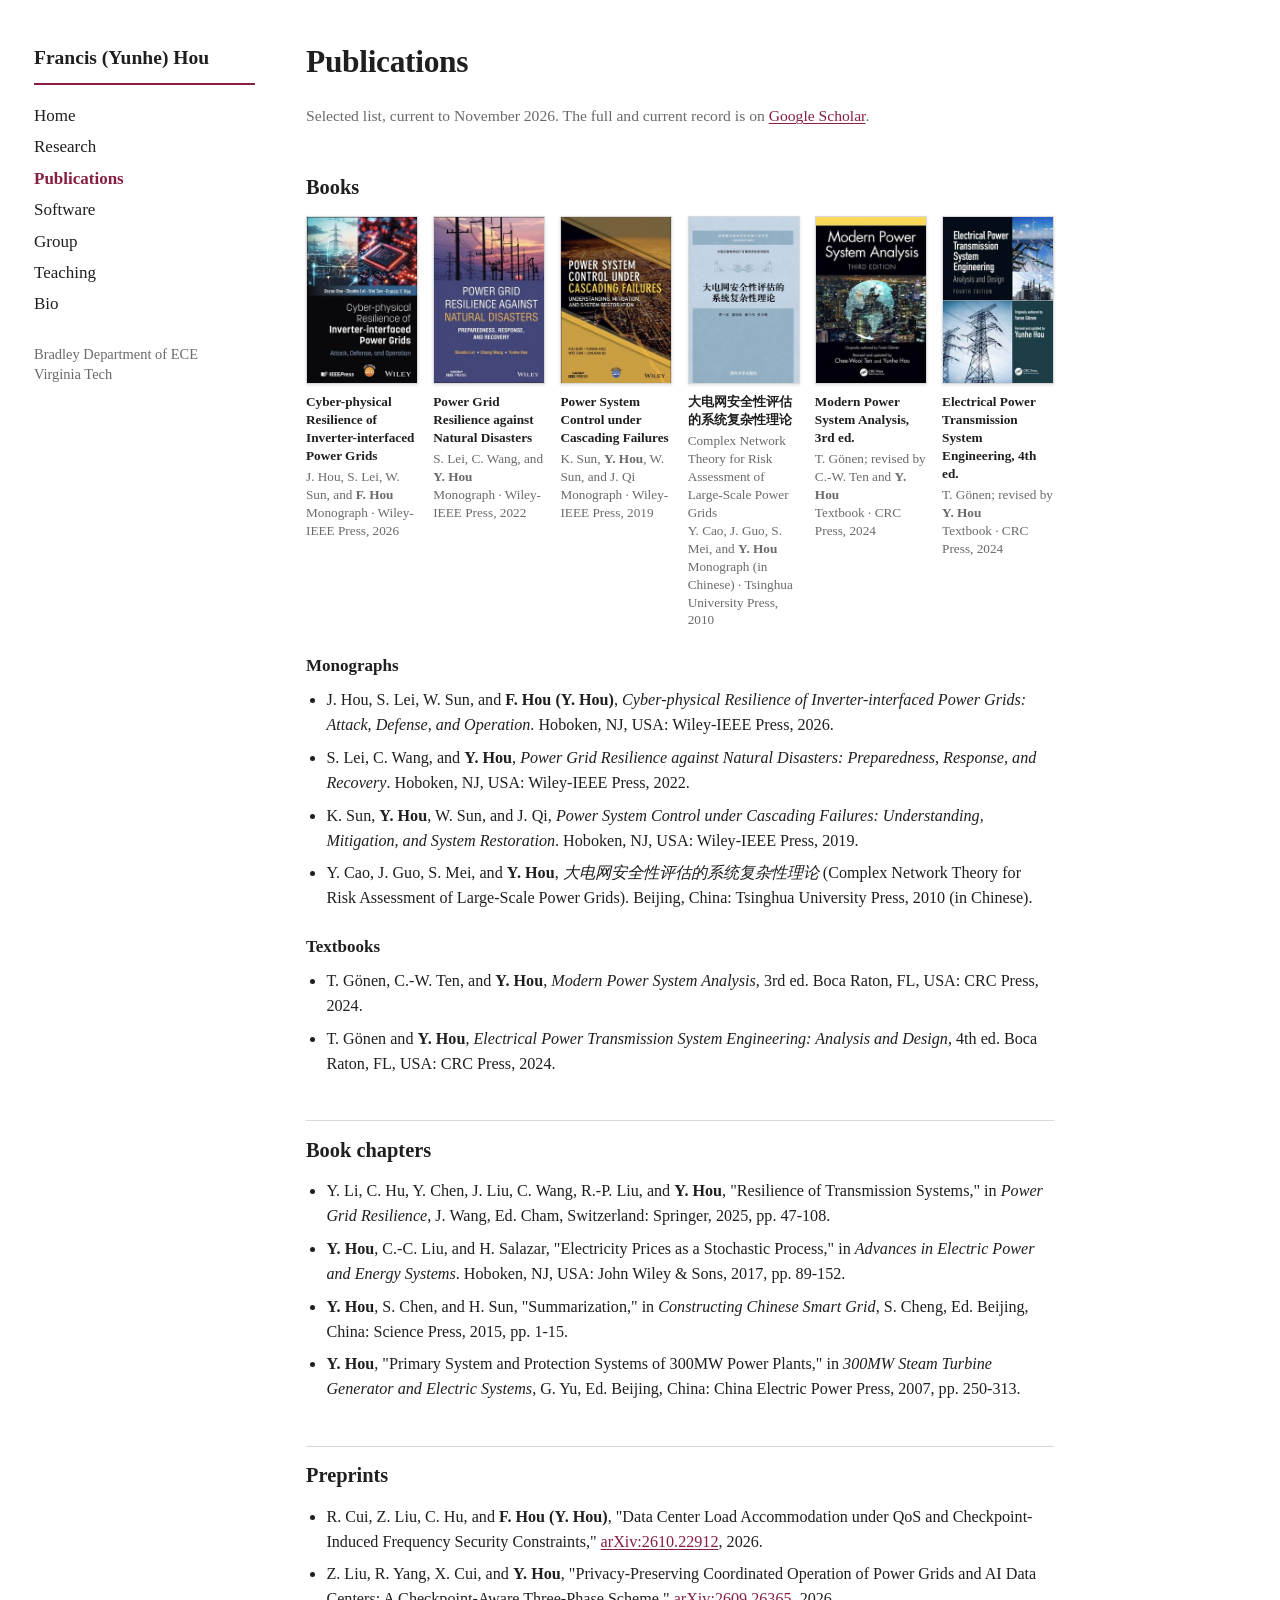
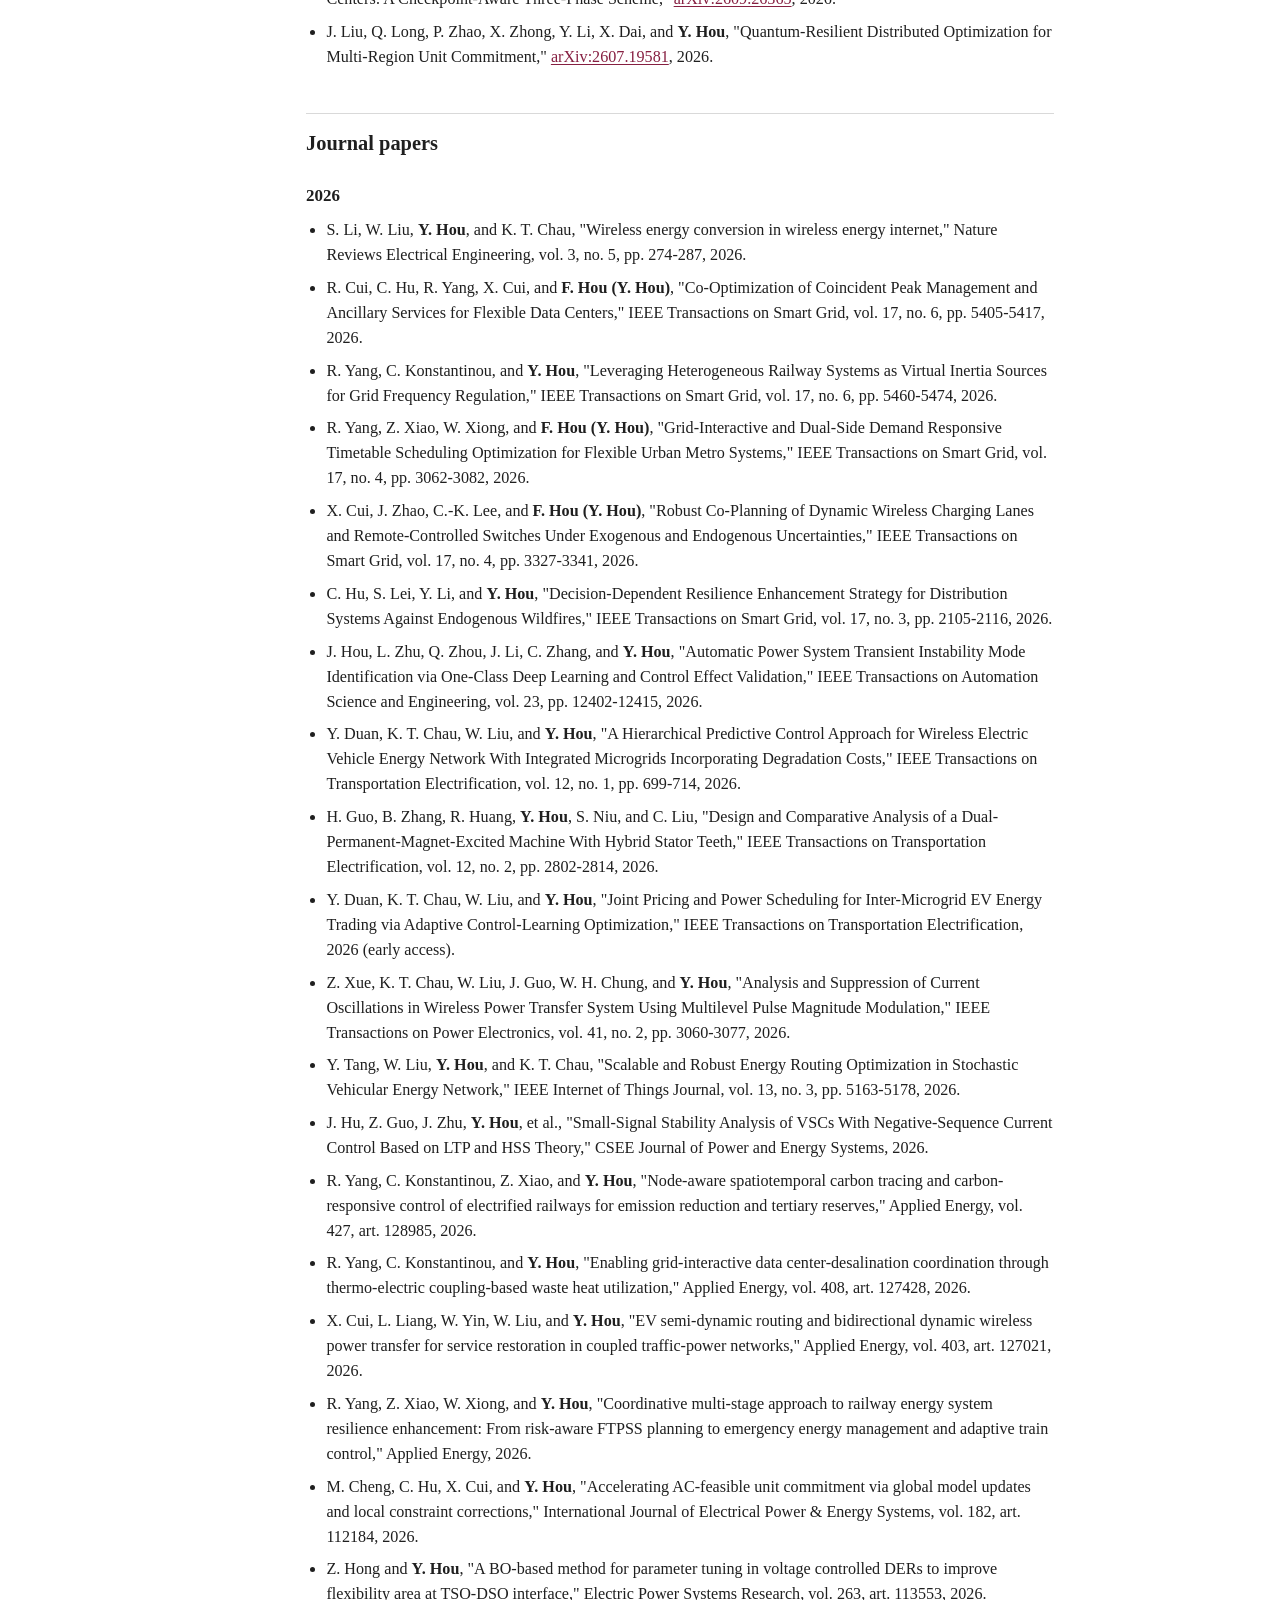
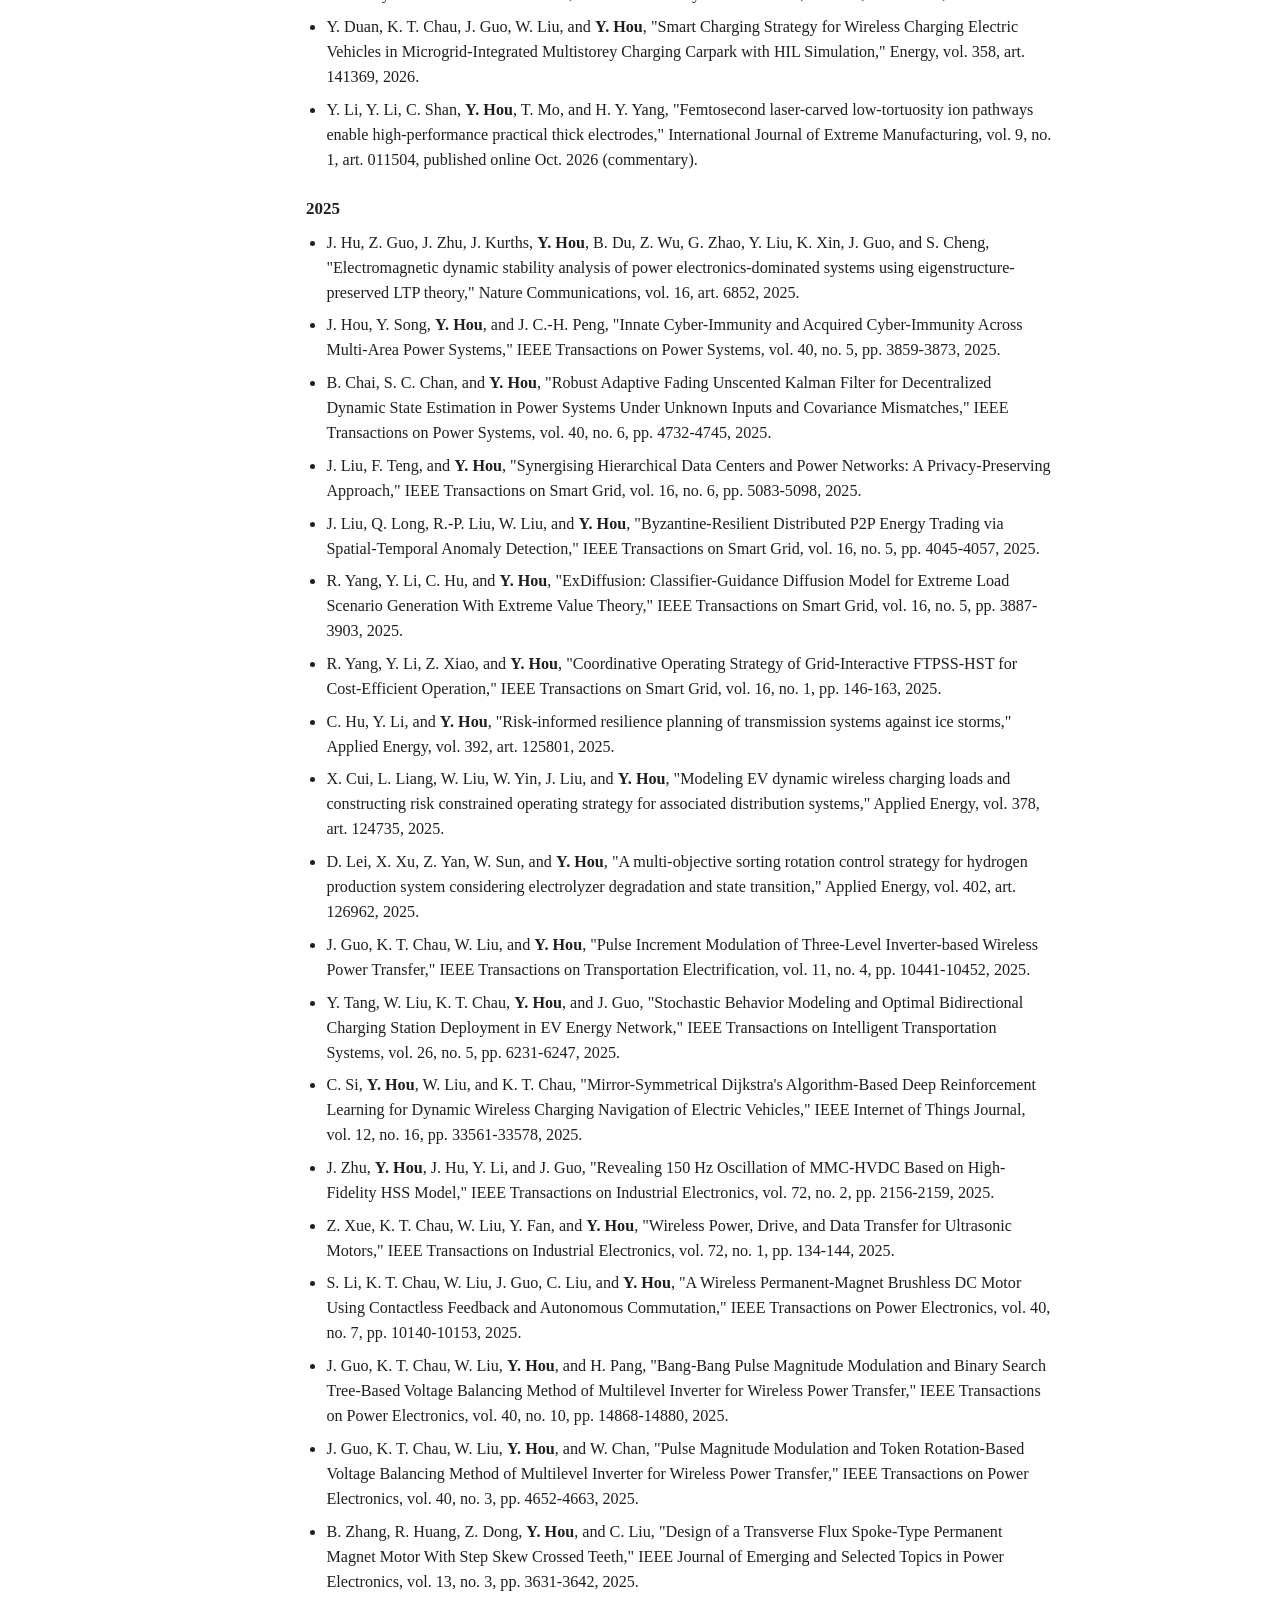
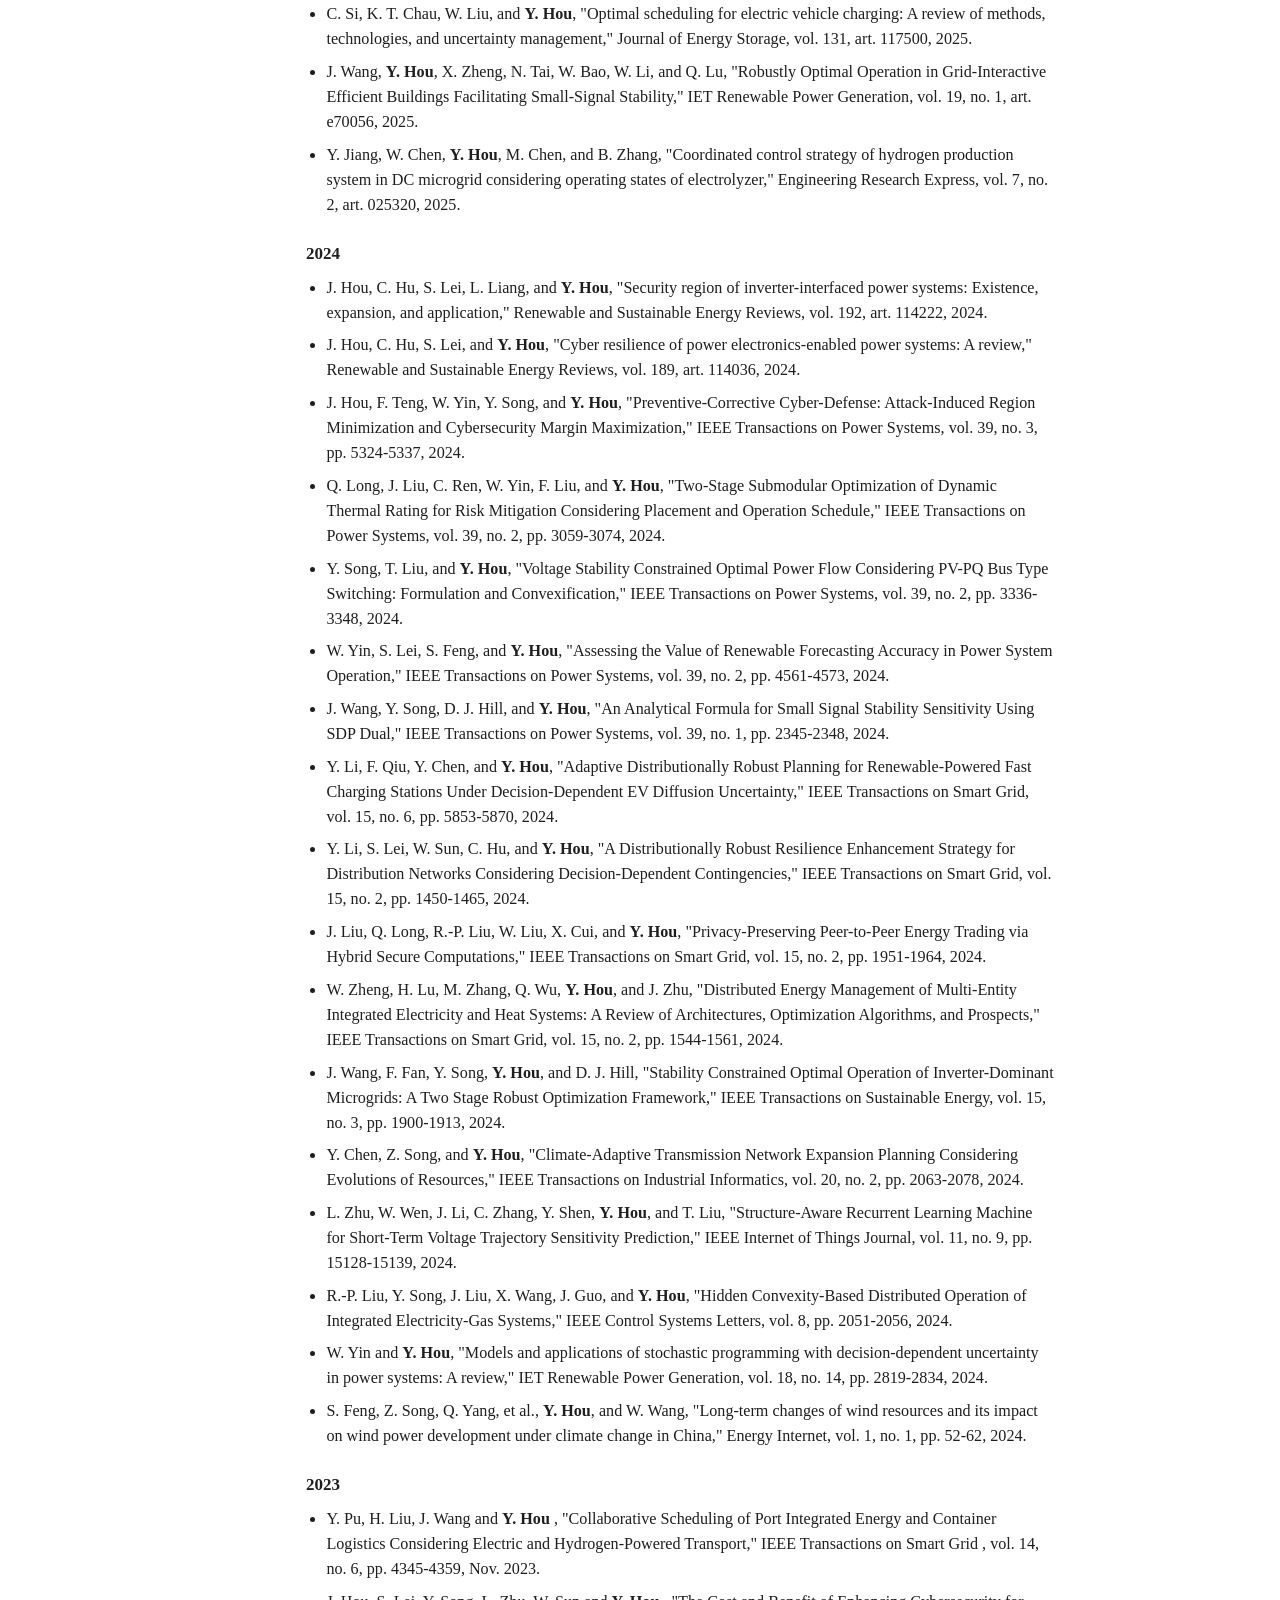
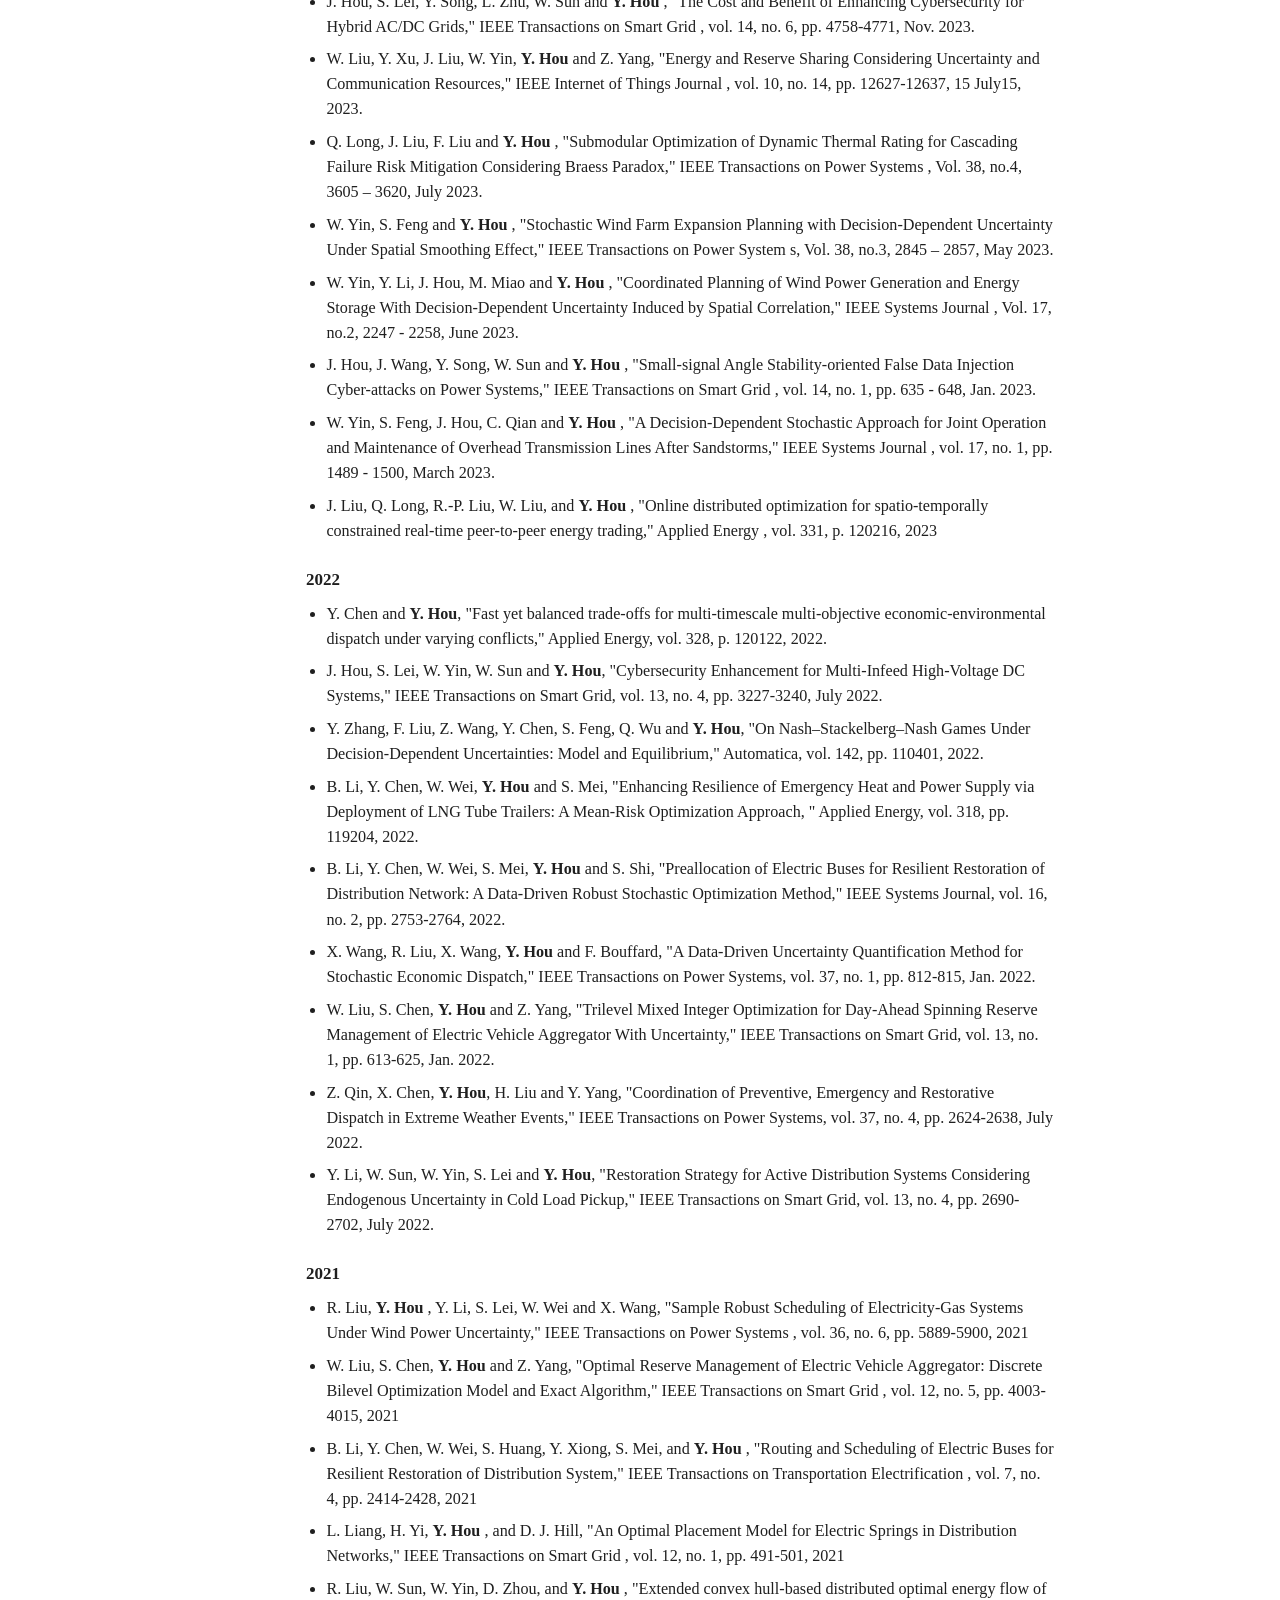
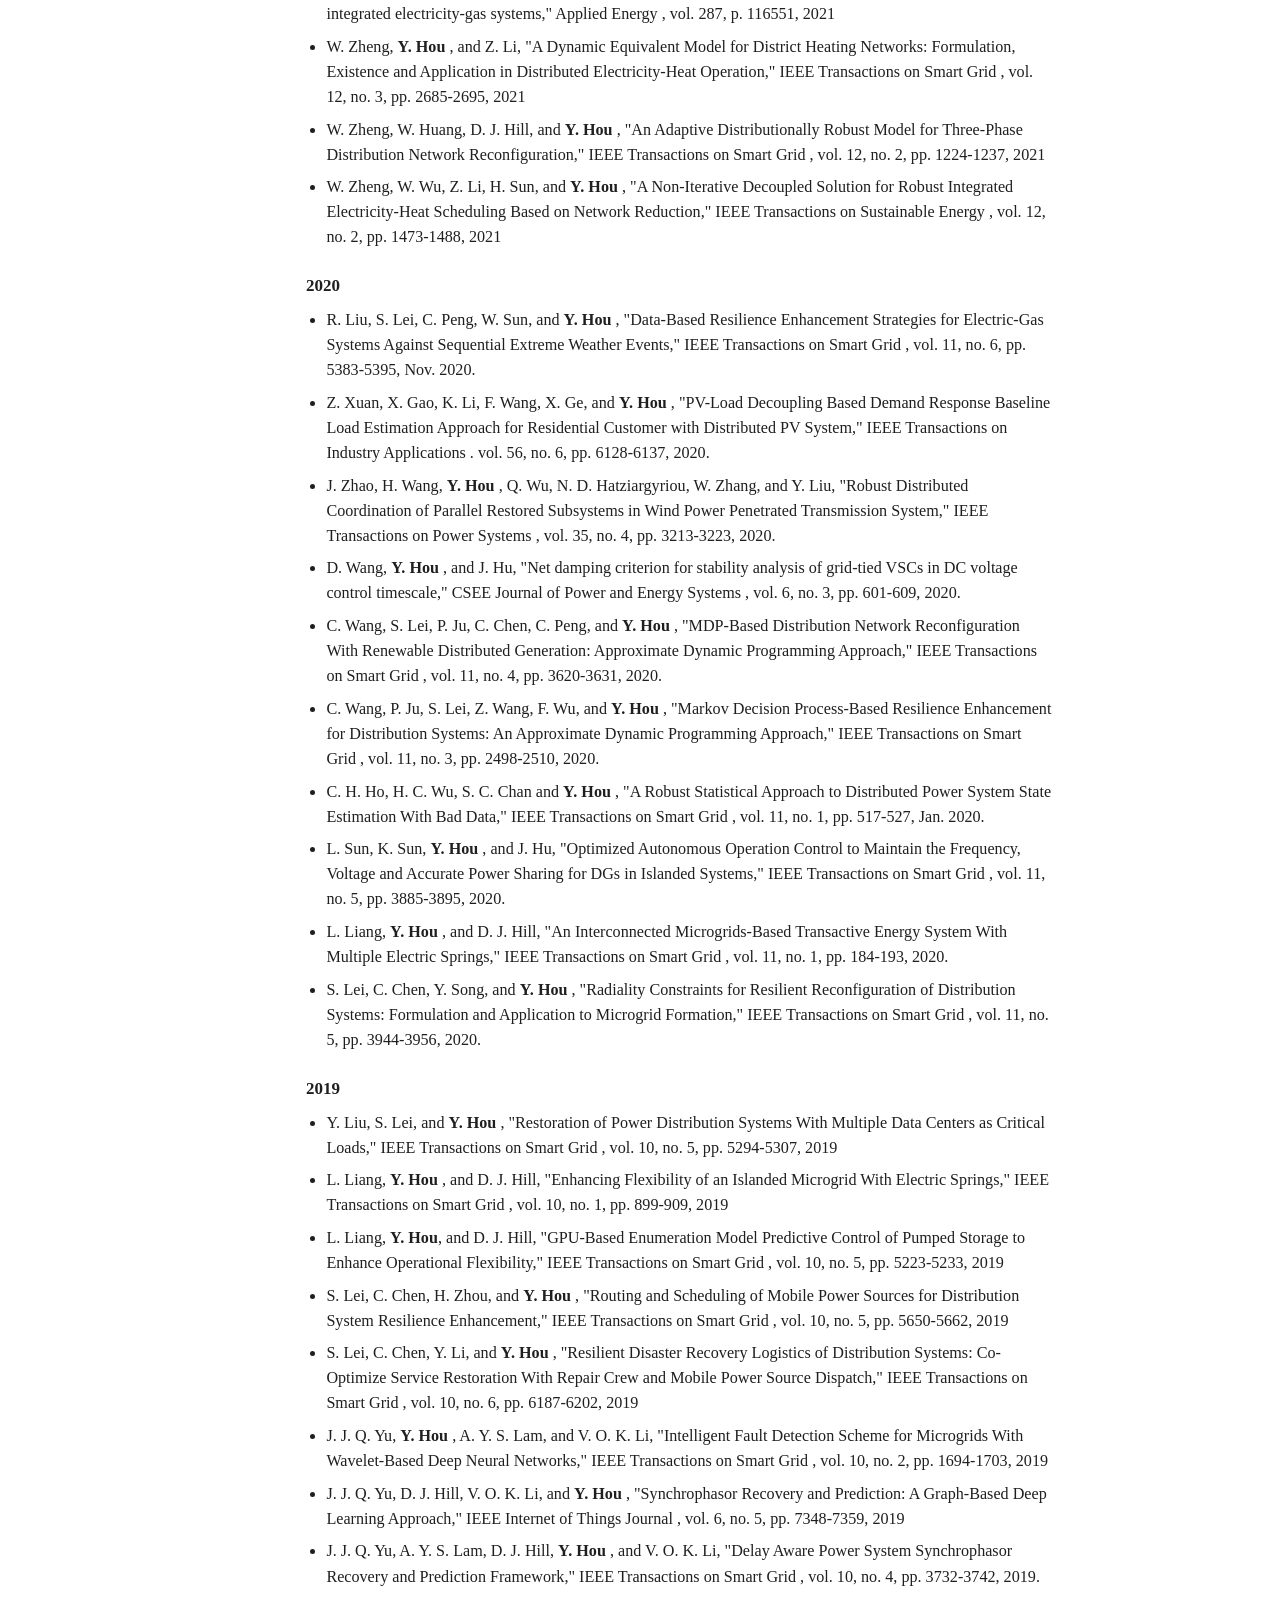
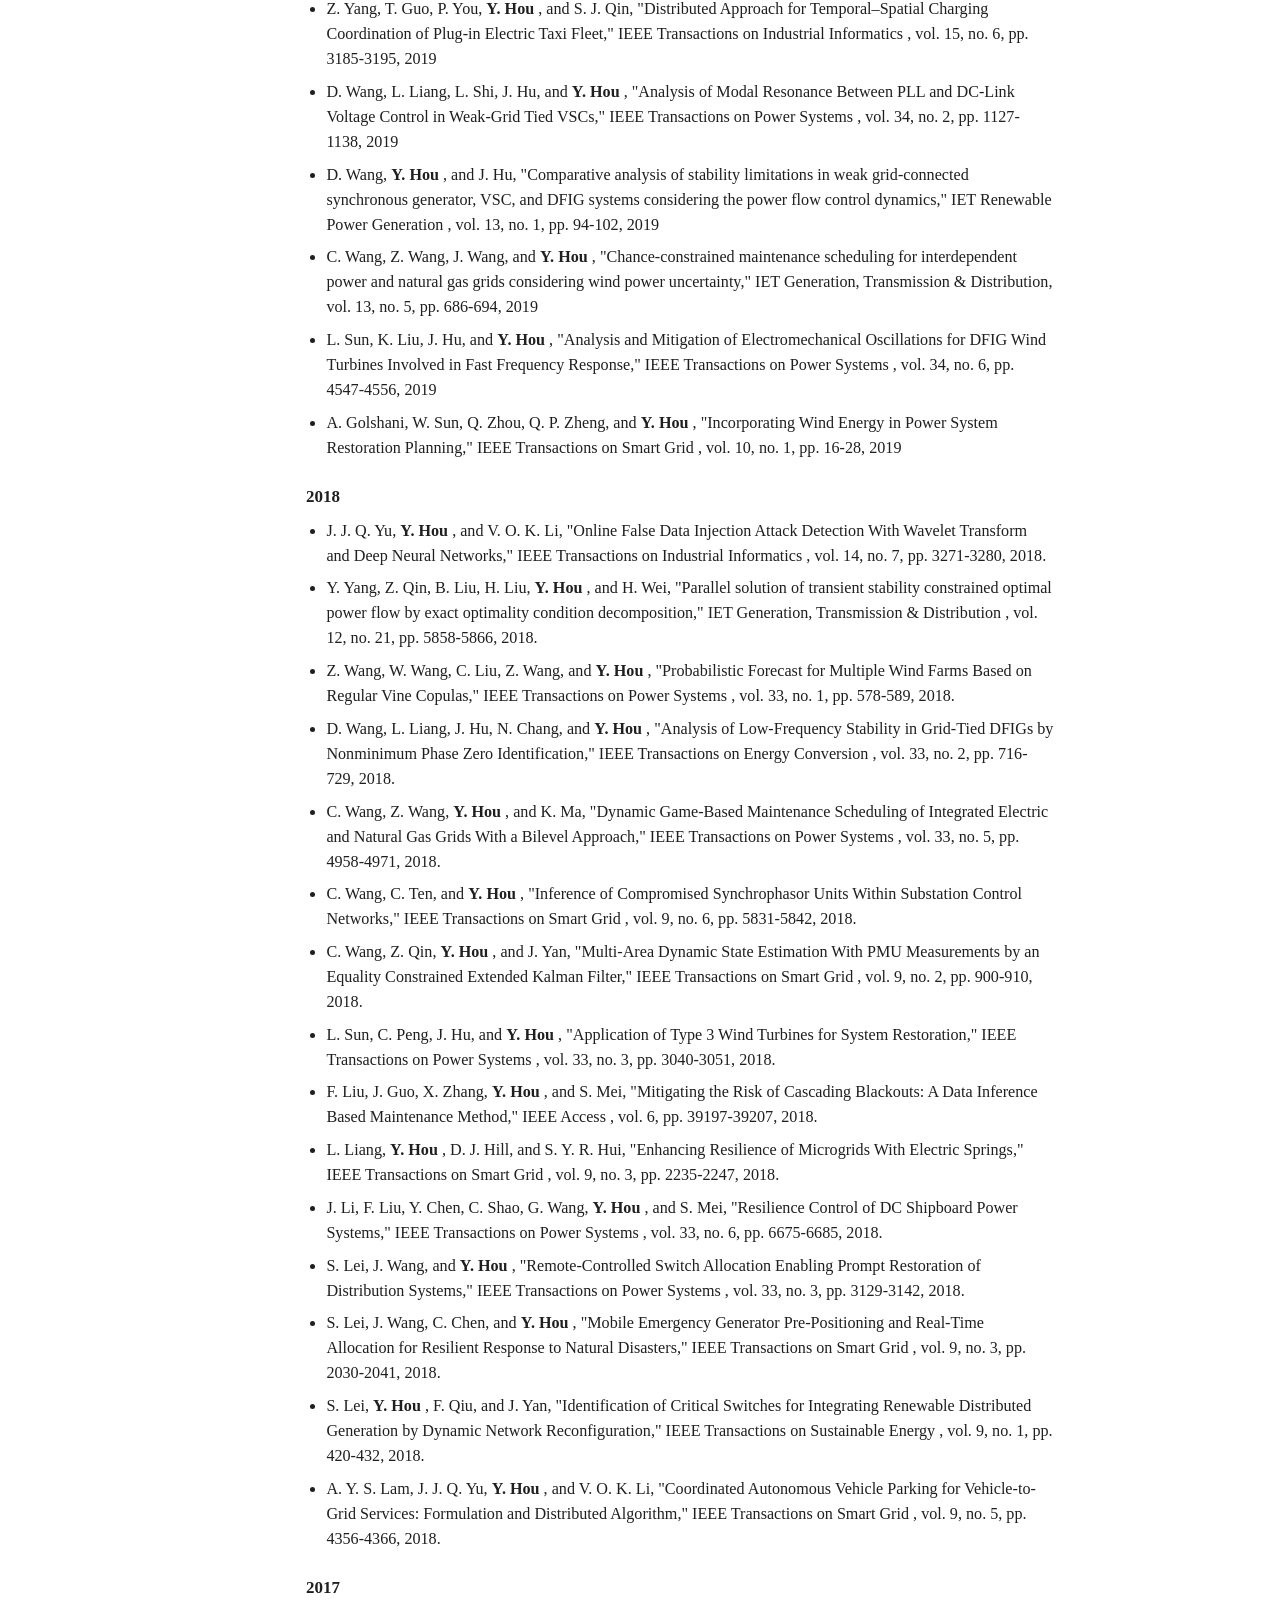
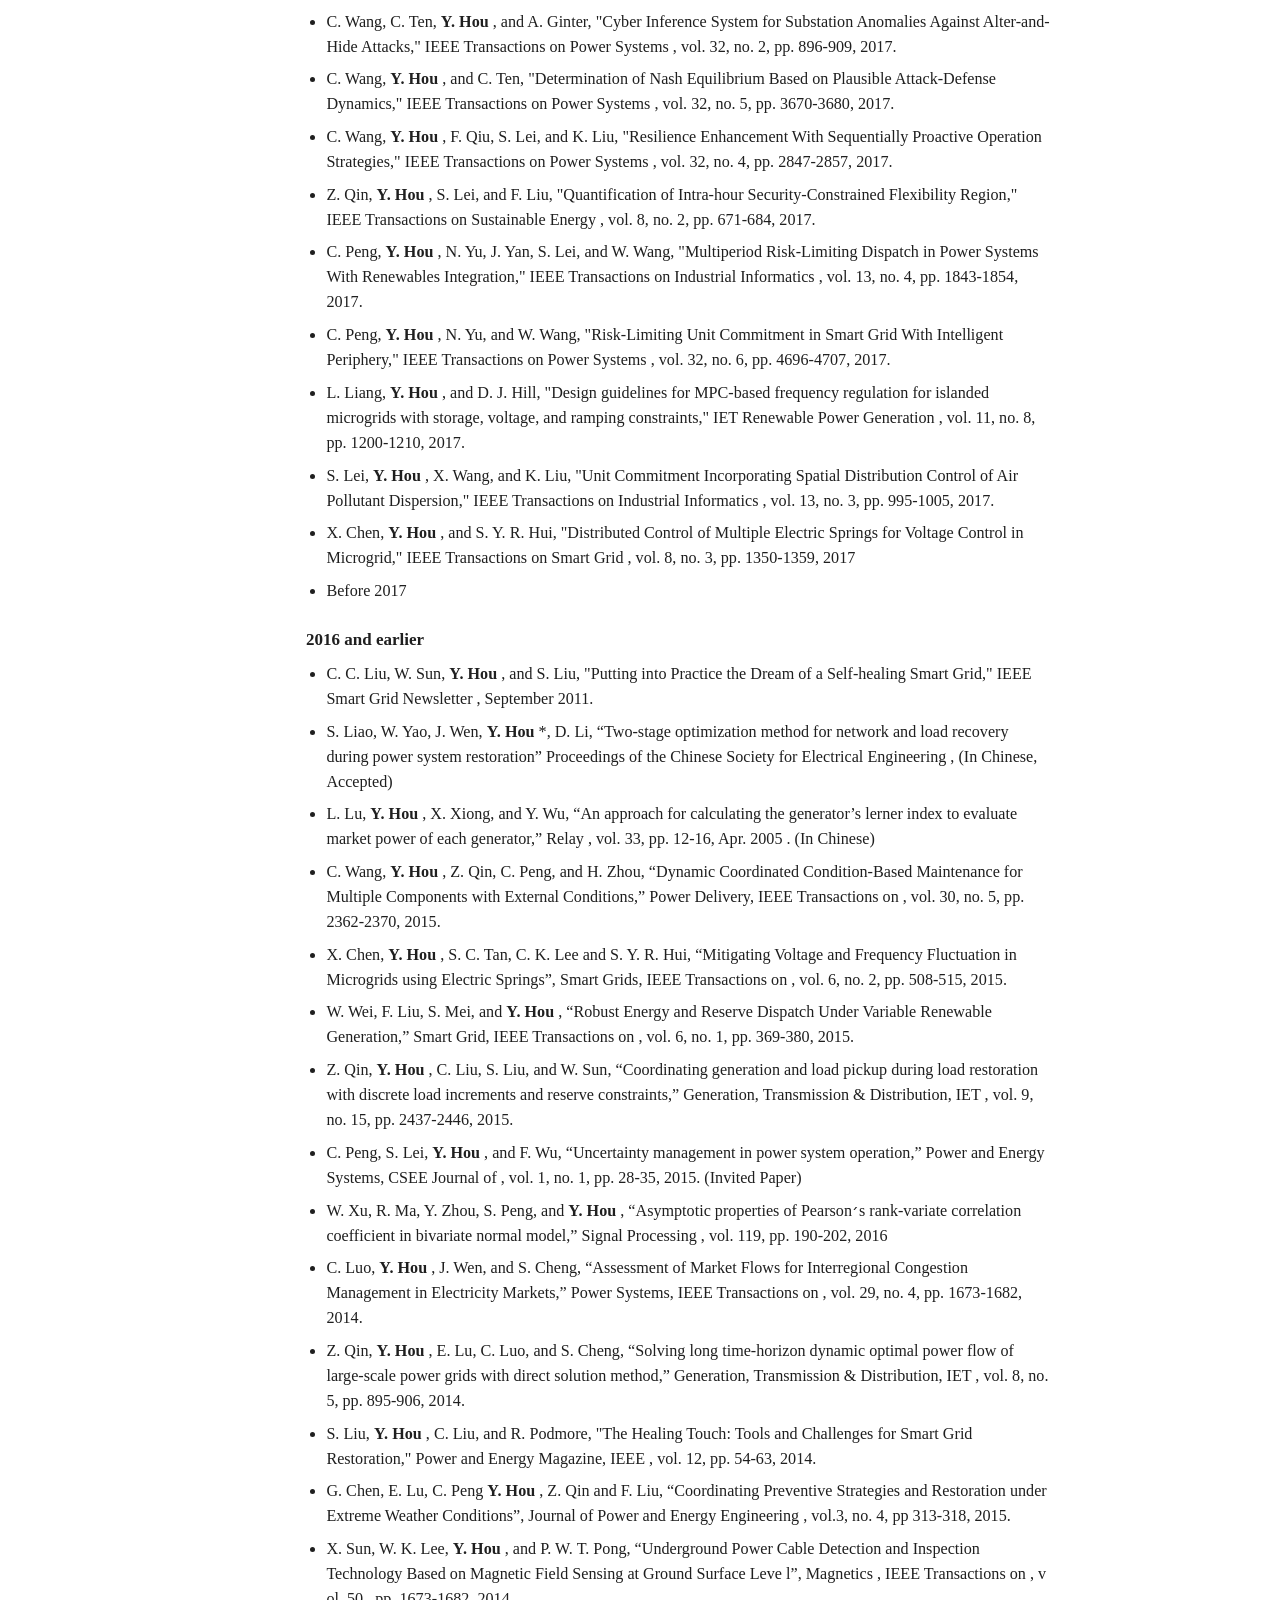
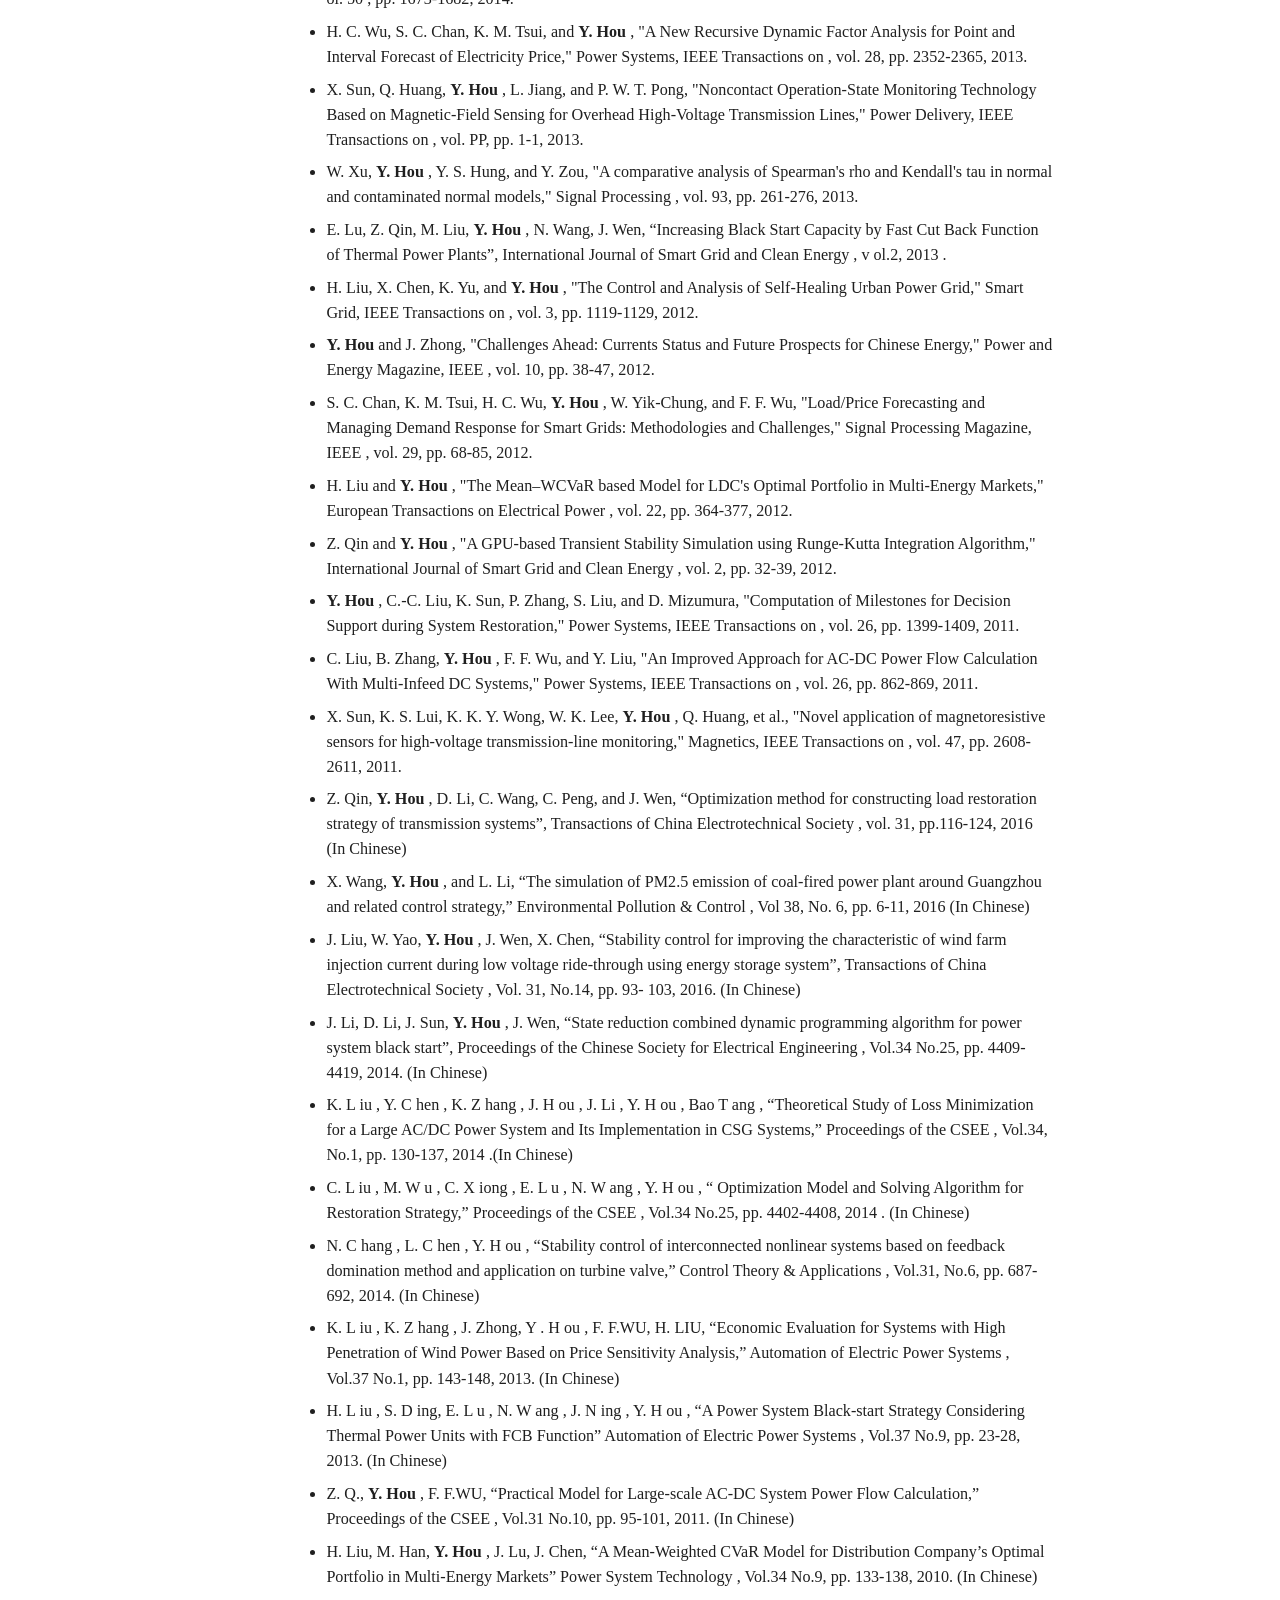
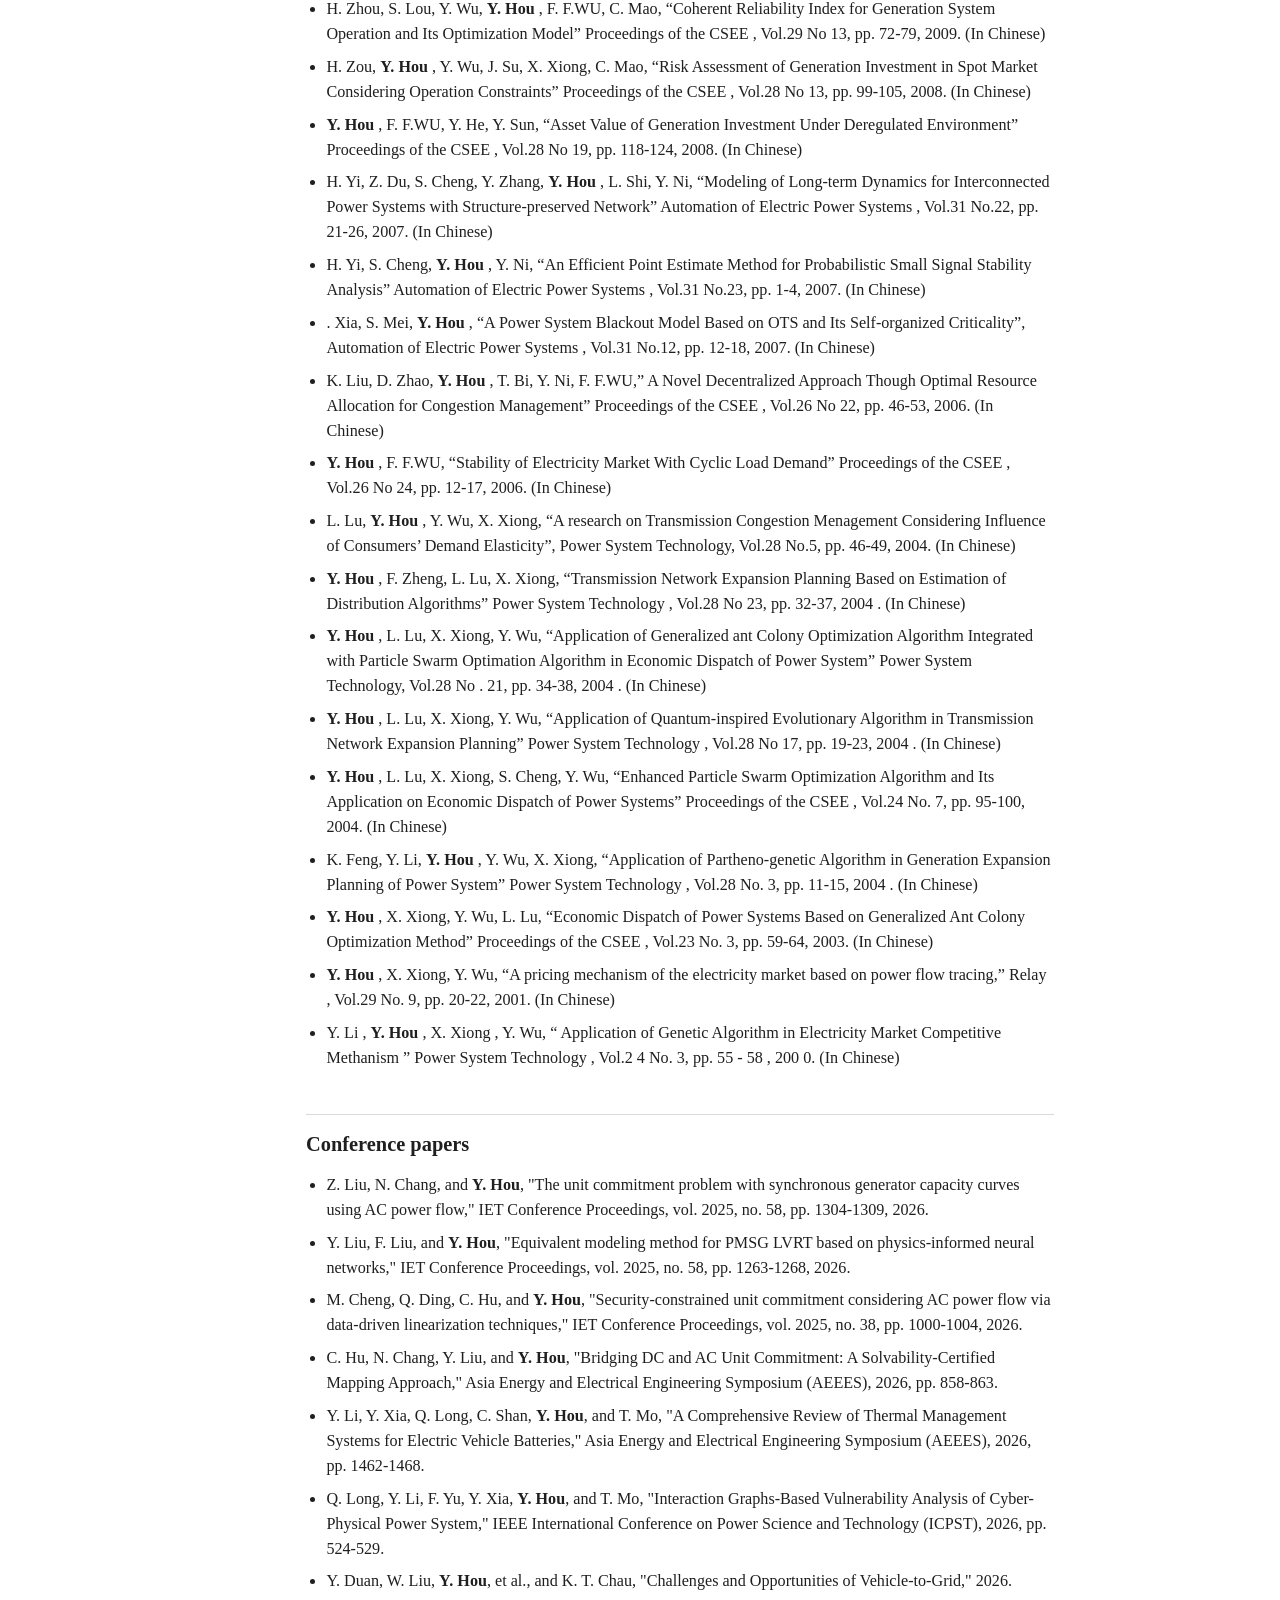
<file: publications.html>
<!DOCTYPE html>
<html lang="en">
<head>
<meta charset="utf-8">
<meta name="viewport" content="width=device-width, initial-scale=1">
<title>Publications — Francis (Yunhe) Hou</title>
<link rel="stylesheet" href="style.css">
<link rel="icon" href="favicon.svg" type="image/svg+xml">
</head>
<body>
<header class="side">
  <a class="name" href="index.html">Francis (Yunhe) Hou</a>
  <nav>
<a href="index.html">Home</a>
<a href="research.html">Research</a>
<a href="publications.html" class="here">Publications</a>
<a href="software.html">Software</a>
<a href="group.html">Group</a>
<a href="teaching.html">Teaching</a>
<a href="bio.html">Bio</a>
  </nav>
  <p class="foot"><a href="https://ece.vt.edu/">Bradley Department of ECE</a><br><a href="https://www.vt.edu/">Virginia Tech</a></p>
</header>
<main>

<h1>Publications</h1>
<p class="note">Selected list, current to November 2026. The full and current record is on <a href="https://scholar.google.com/citations?user=V7faMDwAAAAJ">Google Scholar</a>.</p>

<h2 id="books">Books</h2>
<ul class="books">
<li><a href="https://www.wiley.com/en-us/shop/general-energy/cyber-physical-resilience-of-inverter-interfaced-power-grids-attack-defense-and-operation-p-9781394397198"><img src="img/book-cyber-physical-resilience-2026.jpg" alt="Cover of Cyber-physical Resilience of Inverter-interfaced Power Grids" width="240" height="359" loading="lazy"></a><span class="bt"><a href="https://www.wiley.com/en-us/shop/general-energy/cyber-physical-resilience-of-inverter-interfaced-power-grids-attack-defense-and-operation-p-9781394397198" title="Cyber-physical Resilience of Inverter-interfaced Power Grids: Attack, Defense, and Operation">Cyber-physical Resilience of Inverter-interfaced Power Grids</a></span><span class="ba">J. Hou, S. Lei, W. Sun, and <b>F. Hou</b></span><span class="bp">Monograph · Wiley-IEEE Press, 2026</span></li>
<li><a href="https://www.wiley.com/en-us/power-grid-resilience-against-natural-disasters-preparedness-response-and-recovery-p-9781119801498"><img src="img/book-grid-resilience-2022.jpg" alt="Cover of Power Grid Resilience against Natural Disasters" width="240" height="356" loading="lazy"></a><span class="bt"><a href="https://www.wiley.com/en-us/power-grid-resilience-against-natural-disasters-preparedness-response-and-recovery-p-9781119801498" title="Power Grid Resilience against Natural Disasters: Preparedness, Response, and Recovery">Power Grid Resilience against Natural Disasters</a></span><span class="ba">S. Lei, C. Wang, and <b>Y. Hou</b></span><span class="bp">Monograph · Wiley-IEEE Press, 2022</span></li>
<li><a href="https://www.wiley.com/en-us/power-system-control-under-cascading-failures-understanding-mitigation-and-system-restoration-p-9781119282020"><img src="img/book-cascading-failures-2019.jpg" alt="Cover of Power System Control under Cascading Failures" width="240" height="367" loading="lazy"></a><span class="bt"><a href="https://www.wiley.com/en-us/power-system-control-under-cascading-failures-understanding-mitigation-and-system-restoration-p-9781119282020" title="Power System Control under Cascading Failures: Understanding, Mitigation, and System Restoration">Power System Control under Cascading Failures</a></span><span class="ba">K. Sun, <b>Y. Hou</b>, W. Sun, and J. Qi</span><span class="bp">Monograph · Wiley-IEEE Press, 2019</span></li>
<li><a href="book-2010.html"><img src="img/book-complexity-theory-2010.jpg" alt="Cover of 大电网安全性评估的系统复杂性理论" width="240" height="355" loading="lazy"></a><span class="bt"><a href="book-2010.html">大电网安全性评估的系统复杂性理论</a></span><span class="ba">Complex Network Theory for Risk Assessment of Large-Scale Power Grids</span><span class="ba">Y. Cao, J. Guo, S. Mei, and <b>Y. Hou</b></span><span class="bp">Monograph (in Chinese) · Tsinghua University Press, 2010</span></li>
<li><a href="https://www.routledge.com/Modern-Power-System-Analysis/Ten-Hou/p/book/9780367655075"><img src="img/book-modern-power-system-analysis-3e.jpg" alt="Cover of Modern Power System Analysis, 3rd ed." width="240" height="366" loading="lazy"></a><span class="bt"><a href="https://www.routledge.com/Modern-Power-System-Analysis/Ten-Hou/p/book/9780367655075" title="Modern Power System Analysis, 3rd ed.">Modern Power System Analysis, 3rd ed.</a></span><span class="ba">T. Gönen; revised by C.-W. Ten and <b>Y. Hou</b></span><span class="bp">Textbook · CRC Press, 2024</span></li>
<li><a href="https://www.routledge.com/Electrical-Power-Transmission-System-Engineering-Analysis-and-Design/Gonen-Hou/p/book/9780367655044"><img src="img/book-transmission-engineering-4e.jpg" alt="Cover of Electrical Power Transmission System Engineering, 4th ed." width="240" height="355" loading="lazy"></a><span class="bt"><a href="https://www.routledge.com/Electrical-Power-Transmission-System-Engineering-Analysis-and-Design/Gonen-Hou/p/book/9780367655044" title="Electrical Power Transmission System Engineering, 4th ed.: Analysis and Design">Electrical Power Transmission System Engineering, 4th ed.</a></span><span class="ba">T. Gönen; revised by <b>Y. Hou</b></span><span class="bp">Textbook · CRC Press, 2024</span></li>
</ul>

<h3>Monographs</h3>
<ul class="refs">
<li>J. Hou, S. Lei, W. Sun, and <b>F. Hou (Y. Hou)</b>, <i>Cyber-physical Resilience of Inverter-interfaced Power Grids: Attack, Defense, and Operation</i>. Hoboken, NJ, USA: Wiley-IEEE Press, 2026.</li>
<li>S. Lei, C. Wang, and <b>Y. Hou</b>, <i>Power Grid Resilience against Natural Disasters: Preparedness, Response, and Recovery</i>. Hoboken, NJ, USA: Wiley-IEEE Press, 2022.</li>
<li>K. Sun, <b>Y. Hou</b>, W. Sun, and J. Qi, <i>Power System Control under Cascading Failures: Understanding, Mitigation, and System Restoration</i>. Hoboken, NJ, USA: Wiley-IEEE Press, 2019.</li>
<li>Y. Cao, J. Guo, S. Mei, and <b>Y. Hou</b>, <i>大电网安全性评估的系统复杂性理论</i> (Complex Network Theory for Risk Assessment of Large-Scale Power Grids). Beijing, China: Tsinghua University Press, 2010 (in Chinese).</li>
</ul>
<h3>Textbooks</h3>
<ul class="refs">
<li>T. Gönen, C.-W. Ten, and <b>Y. Hou</b>, <i>Modern Power System Analysis</i>, 3rd ed. Boca Raton, FL, USA: CRC Press, 2024.</li>
<li>T. Gönen and <b>Y. Hou</b>, <i>Electrical Power Transmission System Engineering: Analysis and Design</i>, 4th ed. Boca Raton, FL, USA: CRC Press, 2024.</li>
</ul>

<h2>Book chapters</h2>
<ul class="refs">
<li>Y. Li, C. Hu, Y. Chen, J. Liu, C. Wang, R.-P. Liu, and <b>Y. Hou</b>, &quot;Resilience of Transmission Systems,&quot; in <i>Power Grid Resilience</i>, J. Wang, Ed. Cham, Switzerland: Springer, 2025, pp. 47-108.</li>
<li><b>Y. Hou</b>, C.-C. Liu, and H. Salazar, &quot;Electricity Prices as a Stochastic Process,&quot; in <i>Advances in Electric Power and Energy Systems</i>. Hoboken, NJ, USA: John Wiley &amp; Sons, 2017, pp. 89-152.</li>
<li><b>Y. Hou</b>, S. Chen, and H. Sun, &quot;Summarization,&quot; in <i>Constructing Chinese Smart Grid</i>, S. Cheng, Ed. Beijing, China: Science Press, 2015, pp. 1-15.</li>
<li><b>Y. Hou</b>, &quot;Primary System and Protection Systems of 300MW Power Plants,&quot; in <i>300MW Steam Turbine Generator and Electric Systems</i>, G. Yu, Ed. Beijing, China: China Electric Power Press, 2007, pp. 250-313.</li>
</ul>

<h2>Preprints</h2>
<ul class="refs">
<li>R. Cui, Z. Liu, C. Hu, and <b>F. Hou (Y. Hou)</b>, &quot;Data Center Load Accommodation under QoS and Checkpoint-Induced Frequency Security Constraints,&quot; <a href="https://arxiv.org/abs/2610.22912">arXiv:2610.22912</a>, 2026.</li>
<li>Z. Liu, R. Yang, X. Cui, and <b>Y. Hou</b>, &quot;Privacy-Preserving Coordinated Operation of Power Grids and AI Data Centers: A Checkpoint-Aware Three-Phase Scheme,&quot; <a href="https://arxiv.org/abs/2609.26365">arXiv:2609.26365</a>, 2026.</li>
<li>J. Liu, Q. Long, P. Zhao, X. Zhong, Y. Li, X. Dai, and <b>Y. Hou</b>, &quot;Quantum-Resilient Distributed Optimization for Multi-Region Unit Commitment,&quot; <a href="https://arxiv.org/abs/2607.19581">arXiv:2607.19581</a>, 2026.</li>
</ul>

<h2>Journal papers</h2>
<h3>2026</h3>
<ul class="refs">
<li>S. Li, W. Liu, <b>Y. Hou</b>, and K. T. Chau, &quot;Wireless energy conversion in wireless energy internet,&quot; Nature Reviews Electrical Engineering, vol. 3, no. 5, pp. 274-287, 2026.</li>
<li>R. Cui, C. Hu, R. Yang, X. Cui, and <b>F. Hou (Y. Hou)</b>, &quot;Co-Optimization of Coincident Peak Management and Ancillary Services for Flexible Data Centers,&quot; IEEE Transactions on Smart Grid, vol. 17, no. 6, pp. 5405-5417, 2026.</li>
<li>R. Yang, C. Konstantinou, and <b>Y. Hou</b>, &quot;Leveraging Heterogeneous Railway Systems as Virtual Inertia Sources for Grid Frequency Regulation,&quot; IEEE Transactions on Smart Grid, vol. 17, no. 6, pp. 5460-5474, 2026.</li>
<li>R. Yang, Z. Xiao, W. Xiong, and <b>F. Hou (Y. Hou)</b>, &quot;Grid-Interactive and Dual-Side Demand Responsive Timetable Scheduling Optimization for Flexible Urban Metro Systems,&quot; IEEE Transactions on Smart Grid, vol. 17, no. 4, pp. 3062-3082, 2026.</li>
<li>X. Cui, J. Zhao, C.-K. Lee, and <b>F. Hou (Y. Hou)</b>, &quot;Robust Co-Planning of Dynamic Wireless Charging Lanes and Remote-Controlled Switches Under Exogenous and Endogenous Uncertainties,&quot; IEEE Transactions on Smart Grid, vol. 17, no. 4, pp. 3327-3341, 2026.</li>
<li>C. Hu, S. Lei, Y. Li, and <b>Y. Hou</b>, &quot;Decision-Dependent Resilience Enhancement Strategy for Distribution Systems Against Endogenous Wildfires,&quot; IEEE Transactions on Smart Grid, vol. 17, no. 3, pp. 2105-2116, 2026.</li>
<li>J. Hou, L. Zhu, Q. Zhou, J. Li, C. Zhang, and <b>Y. Hou</b>, &quot;Automatic Power System Transient Instability Mode Identification via One-Class Deep Learning and Control Effect Validation,&quot; IEEE Transactions on Automation Science and Engineering, vol. 23, pp. 12402-12415, 2026.</li>
<li>Y. Duan, K. T. Chau, W. Liu, and <b>Y. Hou</b>, &quot;A Hierarchical Predictive Control Approach for Wireless Electric Vehicle Energy Network With Integrated Microgrids Incorporating Degradation Costs,&quot; IEEE Transactions on Transportation Electrification, vol. 12, no. 1, pp. 699-714, 2026.</li>
<li>H. Guo, B. Zhang, R. Huang, <b>Y. Hou</b>, S. Niu, and C. Liu, &quot;Design and Comparative Analysis of a Dual-Permanent-Magnet-Excited Machine With Hybrid Stator Teeth,&quot; IEEE Transactions on Transportation Electrification, vol. 12, no. 2, pp. 2802-2814, 2026.</li>
<li>Y. Duan, K. T. Chau, W. Liu, and <b>Y. Hou</b>, &quot;Joint Pricing and Power Scheduling for Inter-Microgrid EV Energy Trading via Adaptive Control-Learning Optimization,&quot; IEEE Transactions on Transportation Electrification, 2026 (early access).</li>
<li>Z. Xue, K. T. Chau, W. Liu, J. Guo, W. H. Chung, and <b>Y. Hou</b>, &quot;Analysis and Suppression of Current Oscillations in Wireless Power Transfer System Using Multilevel Pulse Magnitude Modulation,&quot; IEEE Transactions on Power Electronics, vol. 41, no. 2, pp. 3060-3077, 2026.</li>
<li>Y. Tang, W. Liu, <b>Y. Hou</b>, and K. T. Chau, &quot;Scalable and Robust Energy Routing Optimization in Stochastic Vehicular Energy Network,&quot; IEEE Internet of Things Journal, vol. 13, no. 3, pp. 5163-5178, 2026.</li>
<li>J. Hu, Z. Guo, J. Zhu, <b>Y. Hou</b>, et al., &quot;Small-Signal Stability Analysis of VSCs With Negative-Sequence Current Control Based on LTP and HSS Theory,&quot; CSEE Journal of Power and Energy Systems, 2026.</li>
<li>R. Yang, C. Konstantinou, Z. Xiao, and <b>Y. Hou</b>, &quot;Node-aware spatiotemporal carbon tracing and carbon-responsive control of electrified railways for emission reduction and tertiary reserves,&quot; Applied Energy, vol. 427, art. 128985, 2026.</li>
<li>R. Yang, C. Konstantinou, and <b>Y. Hou</b>, &quot;Enabling grid-interactive data center-desalination coordination through thermo-electric coupling-based waste heat utilization,&quot; Applied Energy, vol. 408, art. 127428, 2026.</li>
<li>X. Cui, L. Liang, W. Yin, W. Liu, and <b>Y. Hou</b>, &quot;EV semi-dynamic routing and bidirectional dynamic wireless power transfer for service restoration in coupled traffic-power networks,&quot; Applied Energy, vol. 403, art. 127021, 2026.</li>
<li>R. Yang, Z. Xiao, W. Xiong, and <b>Y. Hou</b>, &quot;Coordinative multi-stage approach to railway energy system resilience enhancement: From risk-aware FTPSS planning to emergency energy management and adaptive train control,&quot; Applied Energy, 2026.</li>
<li>M. Cheng, C. Hu, X. Cui, and <b>Y. Hou</b>, &quot;Accelerating AC-feasible unit commitment via global model updates and local constraint corrections,&quot; International Journal of Electrical Power &amp; Energy Systems, vol. 182, art. 112184, 2026.</li>
<li>Z. Hong and <b>Y. Hou</b>, &quot;A BO-based method for parameter tuning in voltage controlled DERs to improve flexibility area at TSO-DSO interface,&quot; Electric Power Systems Research, vol. 263, art. 113553, 2026.</li>
<li>Y. Duan, K. T. Chau, J. Guo, W. Liu, and <b>Y. Hou</b>, &quot;Smart Charging Strategy for Wireless Charging Electric Vehicles in Microgrid-Integrated Multistorey Charging Carpark with HIL Simulation,&quot; Energy, vol. 358, art. 141369, 2026.</li>
<li>Y. Li, Y. Li, C. Shan, <b>Y. Hou</b>, T. Mo, and H. Y. Yang, &quot;Femtosecond laser-carved low-tortuosity ion pathways enable high-performance practical thick electrodes,&quot; International Journal of Extreme Manufacturing, vol. 9, no. 1, art. 011504, published online Oct. 2026 (commentary).</li>
</ul>
<h3>2025</h3>
<ul class="refs">
<li>J. Hu, Z. Guo, J. Zhu, J. Kurths, <b>Y. Hou</b>, B. Du, Z. Wu, G. Zhao, Y. Liu, K. Xin, J. Guo, and S. Cheng, &quot;Electromagnetic dynamic stability analysis of power electronics-dominated systems using eigenstructure-preserved LTP theory,&quot; Nature Communications, vol. 16, art. 6852, 2025.</li>
<li>J. Hou, Y. Song, <b>Y. Hou</b>, and J. C.-H. Peng, &quot;Innate Cyber-Immunity and Acquired Cyber-Immunity Across Multi-Area Power Systems,&quot; IEEE Transactions on Power Systems, vol. 40, no. 5, pp. 3859-3873, 2025.</li>
<li>B. Chai, S. C. Chan, and <b>Y. Hou</b>, &quot;Robust Adaptive Fading Unscented Kalman Filter for Decentralized Dynamic State Estimation in Power Systems Under Unknown Inputs and Covariance Mismatches,&quot; IEEE Transactions on Power Systems, vol. 40, no. 6, pp. 4732-4745, 2025.</li>
<li>J. Liu, F. Teng, and <b>Y. Hou</b>, &quot;Synergising Hierarchical Data Centers and Power Networks: A Privacy-Preserving Approach,&quot; IEEE Transactions on Smart Grid, vol. 16, no. 6, pp. 5083-5098, 2025.</li>
<li>J. Liu, Q. Long, R.-P. Liu, W. Liu, and <b>Y. Hou</b>, &quot;Byzantine-Resilient Distributed P2P Energy Trading via Spatial-Temporal Anomaly Detection,&quot; IEEE Transactions on Smart Grid, vol. 16, no. 5, pp. 4045-4057, 2025.</li>
<li>R. Yang, Y. Li, C. Hu, and <b>Y. Hou</b>, &quot;ExDiffusion: Classifier-Guidance Diffusion Model for Extreme Load Scenario Generation With Extreme Value Theory,&quot; IEEE Transactions on Smart Grid, vol. 16, no. 5, pp. 3887-3903, 2025.</li>
<li>R. Yang, Y. Li, Z. Xiao, and <b>Y. Hou</b>, &quot;Coordinative Operating Strategy of Grid-Interactive FTPSS-HST for Cost-Efficient Operation,&quot; IEEE Transactions on Smart Grid, vol. 16, no. 1, pp. 146-163, 2025.</li>
<li>C. Hu, Y. Li, and <b>Y. Hou</b>, &quot;Risk-informed resilience planning of transmission systems against ice storms,&quot; Applied Energy, vol. 392, art. 125801, 2025.</li>
<li>X. Cui, L. Liang, W. Liu, W. Yin, J. Liu, and <b>Y. Hou</b>, &quot;Modeling EV dynamic wireless charging loads and constructing risk constrained operating strategy for associated distribution systems,&quot; Applied Energy, vol. 378, art. 124735, 2025.</li>
<li>D. Lei, X. Xu, Z. Yan, W. Sun, and <b>Y. Hou</b>, &quot;A multi-objective sorting rotation control strategy for hydrogen production system considering electrolyzer degradation and state transition,&quot; Applied Energy, vol. 402, art. 126962, 2025.</li>
<li>J. Guo, K. T. Chau, W. Liu, and <b>Y. Hou</b>, &quot;Pulse Increment Modulation of Three-Level Inverter-based Wireless Power Transfer,&quot; IEEE Transactions on Transportation Electrification, vol. 11, no. 4, pp. 10441-10452, 2025.</li>
<li>Y. Tang, W. Liu, K. T. Chau, <b>Y. Hou</b>, and J. Guo, &quot;Stochastic Behavior Modeling and Optimal Bidirectional Charging Station Deployment in EV Energy Network,&quot; IEEE Transactions on Intelligent Transportation Systems, vol. 26, no. 5, pp. 6231-6247, 2025.</li>
<li>C. Si, <b>Y. Hou</b>, W. Liu, and K. T. Chau, &quot;Mirror-Symmetrical Dijkstra&#x27;s Algorithm-Based Deep Reinforcement Learning for Dynamic Wireless Charging Navigation of Electric Vehicles,&quot; IEEE Internet of Things Journal, vol. 12, no. 16, pp. 33561-33578, 2025.</li>
<li>J. Zhu, <b>Y. Hou</b>, J. Hu, Y. Li, and J. Guo, &quot;Revealing 150 Hz Oscillation of MMC-HVDC Based on High-Fidelity HSS Model,&quot; IEEE Transactions on Industrial Electronics, vol. 72, no. 2, pp. 2156-2159, 2025.</li>
<li>Z. Xue, K. T. Chau, W. Liu, Y. Fan, and <b>Y. Hou</b>, &quot;Wireless Power, Drive, and Data Transfer for Ultrasonic Motors,&quot; IEEE Transactions on Industrial Electronics, vol. 72, no. 1, pp. 134-144, 2025.</li>
<li>S. Li, K. T. Chau, W. Liu, J. Guo, C. Liu, and <b>Y. Hou</b>, &quot;A Wireless Permanent-Magnet Brushless DC Motor Using Contactless Feedback and Autonomous Commutation,&quot; IEEE Transactions on Power Electronics, vol. 40, no. 7, pp. 10140-10153, 2025.</li>
<li>J. Guo, K. T. Chau, W. Liu, <b>Y. Hou</b>, and H. Pang, &quot;Bang-Bang Pulse Magnitude Modulation and Binary Search Tree-Based Voltage Balancing Method of Multilevel Inverter for Wireless Power Transfer,&quot; IEEE Transactions on Power Electronics, vol. 40, no. 10, pp. 14868-14880, 2025.</li>
<li>J. Guo, K. T. Chau, W. Liu, <b>Y. Hou</b>, and W. Chan, &quot;Pulse Magnitude Modulation and Token Rotation-Based Voltage Balancing Method of Multilevel Inverter for Wireless Power Transfer,&quot; IEEE Transactions on Power Electronics, vol. 40, no. 3, pp. 4652-4663, 2025.</li>
<li>B. Zhang, R. Huang, Z. Dong, <b>Y. Hou</b>, and C. Liu, &quot;Design of a Transverse Flux Spoke-Type Permanent Magnet Motor With Step Skew Crossed Teeth,&quot; IEEE Journal of Emerging and Selected Topics in Power Electronics, vol. 13, no. 3, pp. 3631-3642, 2025.</li>
<li>C. Si, K. T. Chau, W. Liu, and <b>Y. Hou</b>, &quot;Optimal scheduling for electric vehicle charging: A review of methods, technologies, and uncertainty management,&quot; Journal of Energy Storage, vol. 131, art. 117500, 2025.</li>
<li>J. Wang, <b>Y. Hou</b>, X. Zheng, N. Tai, W. Bao, W. Li, and Q. Lu, &quot;Robustly Optimal Operation in Grid-Interactive Efficient Buildings Facilitating Small-Signal Stability,&quot; IET Renewable Power Generation, vol. 19, no. 1, art. e70056, 2025.</li>
<li>Y. Jiang, W. Chen, <b>Y. Hou</b>, M. Chen, and B. Zhang, &quot;Coordinated control strategy of hydrogen production system in DC microgrid considering operating states of electrolyzer,&quot; Engineering Research Express, vol. 7, no. 2, art. 025320, 2025.</li>
</ul>
<h3>2024</h3>
<ul class="refs">
<li>J. Hou, C. Hu, S. Lei, L. Liang, and <b>Y. Hou</b>, &quot;Security region of inverter-interfaced power systems: Existence, expansion, and application,&quot; Renewable and Sustainable Energy Reviews, vol. 192, art. 114222, 2024.</li>
<li>J. Hou, C. Hu, S. Lei, and <b>Y. Hou</b>, &quot;Cyber resilience of power electronics-enabled power systems: A review,&quot; Renewable and Sustainable Energy Reviews, vol. 189, art. 114036, 2024.</li>
<li>J. Hou, F. Teng, W. Yin, Y. Song, and <b>Y. Hou</b>, &quot;Preventive-Corrective Cyber-Defense: Attack-Induced Region Minimization and Cybersecurity Margin Maximization,&quot; IEEE Transactions on Power Systems, vol. 39, no. 3, pp. 5324-5337, 2024.</li>
<li>Q. Long, J. Liu, C. Ren, W. Yin, F. Liu, and <b>Y. Hou</b>, &quot;Two-Stage Submodular Optimization of Dynamic Thermal Rating for Risk Mitigation Considering Placement and Operation Schedule,&quot; IEEE Transactions on Power Systems, vol. 39, no. 2, pp. 3059-3074, 2024.</li>
<li>Y. Song, T. Liu, and <b>Y. Hou</b>, &quot;Voltage Stability Constrained Optimal Power Flow Considering PV-PQ Bus Type Switching: Formulation and Convexification,&quot; IEEE Transactions on Power Systems, vol. 39, no. 2, pp. 3336-3348, 2024.</li>
<li>W. Yin, S. Lei, S. Feng, and <b>Y. Hou</b>, &quot;Assessing the Value of Renewable Forecasting Accuracy in Power System Operation,&quot; IEEE Transactions on Power Systems, vol. 39, no. 2, pp. 4561-4573, 2024.</li>
<li>J. Wang, Y. Song, D. J. Hill, and <b>Y. Hou</b>, &quot;An Analytical Formula for Small Signal Stability Sensitivity Using SDP Dual,&quot; IEEE Transactions on Power Systems, vol. 39, no. 1, pp. 2345-2348, 2024.</li>
<li>Y. Li, F. Qiu, Y. Chen, and <b>Y. Hou</b>, &quot;Adaptive Distributionally Robust Planning for Renewable-Powered Fast Charging Stations Under Decision-Dependent EV Diffusion Uncertainty,&quot; IEEE Transactions on Smart Grid, vol. 15, no. 6, pp. 5853-5870, 2024.</li>
<li>Y. Li, S. Lei, W. Sun, C. Hu, and <b>Y. Hou</b>, &quot;A Distributionally Robust Resilience Enhancement Strategy for Distribution Networks Considering Decision-Dependent Contingencies,&quot; IEEE Transactions on Smart Grid, vol. 15, no. 2, pp. 1450-1465, 2024.</li>
<li>J. Liu, Q. Long, R.-P. Liu, W. Liu, X. Cui, and <b>Y. Hou</b>, &quot;Privacy-Preserving Peer-to-Peer Energy Trading via Hybrid Secure Computations,&quot; IEEE Transactions on Smart Grid, vol. 15, no. 2, pp. 1951-1964, 2024.</li>
<li>W. Zheng, H. Lu, M. Zhang, Q. Wu, <b>Y. Hou</b>, and J. Zhu, &quot;Distributed Energy Management of Multi-Entity Integrated Electricity and Heat Systems: A Review of Architectures, Optimization Algorithms, and Prospects,&quot; IEEE Transactions on Smart Grid, vol. 15, no. 2, pp. 1544-1561, 2024.</li>
<li>J. Wang, F. Fan, Y. Song, <b>Y. Hou</b>, and D. J. Hill, &quot;Stability Constrained Optimal Operation of Inverter-Dominant Microgrids: A Two Stage Robust Optimization Framework,&quot; IEEE Transactions on Sustainable Energy, vol. 15, no. 3, pp. 1900-1913, 2024.</li>
<li>Y. Chen, Z. Song, and <b>Y. Hou</b>, &quot;Climate-Adaptive Transmission Network Expansion Planning Considering Evolutions of Resources,&quot; IEEE Transactions on Industrial Informatics, vol. 20, no. 2, pp. 2063-2078, 2024.</li>
<li>L. Zhu, W. Wen, J. Li, C. Zhang, Y. Shen, <b>Y. Hou</b>, and T. Liu, &quot;Structure-Aware Recurrent Learning Machine for Short-Term Voltage Trajectory Sensitivity Prediction,&quot; IEEE Internet of Things Journal, vol. 11, no. 9, pp. 15128-15139, 2024.</li>
<li>R.-P. Liu, Y. Song, J. Liu, X. Wang, J. Guo, and <b>Y. Hou</b>, &quot;Hidden Convexity-Based Distributed Operation of Integrated Electricity-Gas Systems,&quot; IEEE Control Systems Letters, vol. 8, pp. 2051-2056, 2024.</li>
<li>W. Yin and <b>Y. Hou</b>, &quot;Models and applications of stochastic programming with decision-dependent uncertainty in power systems: A review,&quot; IET Renewable Power Generation, vol. 18, no. 14, pp. 2819-2834, 2024.</li>
<li>S. Feng, Z. Song, Q. Yang, et al., <b>Y. Hou</b>, and W. Wang, &quot;Long-term changes of wind resources and its impact on wind power development under climate change in China,&quot; Energy Internet, vol. 1, no. 1, pp. 52-62, 2024.</li>
</ul>
<h3>2023</h3>
<ul class="refs">
<li>Y. Pu, H. Liu, J. Wang and <b>Y. Hou</b> , &quot;Collaborative Scheduling of Port Integrated Energy and Container Logistics Considering Electric and Hydrogen-Powered Transport,&quot; IEEE Transactions on Smart Grid , vol. 14, no. 6, pp. 4345-4359, Nov. 2023.</li>
<li>J. Hou, S. Lei, Y. Song, L. Zhu, W. Sun and <b>Y. Hou</b> , &quot;The Cost and Benefit of Enhancing Cybersecurity for Hybrid AC/DC Grids,&quot; IEEE Transactions on Smart Grid , vol. 14, no. 6, pp. 4758-4771, Nov. 2023.</li>
<li>W. Liu, Y. Xu, J. Liu, W. Yin, <b>Y. Hou</b> and Z. Yang, &quot;Energy and Reserve Sharing Considering Uncertainty and Communication Resources,&quot; IEEE Internet of Things Journal , vol. 10, no. 14, pp. 12627-12637, 15 July15, 2023.</li>
<li>Q. Long, J. Liu, F. Liu and <b>Y. Hou</b> , &quot;Submodular Optimization of Dynamic Thermal Rating for Cascading Failure Risk Mitigation Considering Braess Paradox,&quot; IEEE Transactions on Power Systems , Vol. 38, no.4, 3605 – 3620, July 2023.</li>
<li>W. Yin, S. Feng and <b>Y. Hou</b> , &quot;Stochastic Wind Farm Expansion Planning with Decision-Dependent Uncertainty Under Spatial Smoothing Effect,&quot; IEEE Transactions on Power System s, Vol. 38, no.3, 2845 – 2857, May 2023.</li>
<li>W. Yin, Y. Li, J. Hou, M. Miao and <b>Y. Hou</b> , &quot;Coordinated Planning of Wind Power Generation and Energy Storage With Decision-Dependent Uncertainty Induced by Spatial Correlation,&quot; IEEE Systems Journal , Vol. 17, no.2, 2247 - 2258, June 2023.</li>
<li>J. Hou, J. Wang, Y. Song, W. Sun and <b>Y. Hou</b> , &quot;Small-signal Angle Stability-oriented False Data Injection Cyber-attacks on Power Systems,&quot; IEEE Transactions on Smart Grid , vol. 14, no. 1, pp. 635 - 648, Jan. 2023.</li>
<li>W. Yin, S. Feng, J. Hou, C. Qian and <b>Y. Hou</b> , &quot;A Decision-Dependent Stochastic Approach for Joint Operation and Maintenance of Overhead Transmission Lines After Sandstorms,&quot; IEEE Systems Journal , vol. 17, no. 1, pp. 1489 - 1500, March 2023.</li>
<li>J. Liu, Q. Long, R.-P. Liu, W. Liu, and <b>Y. Hou</b> , &quot;Online distributed optimization for spatio-temporally constrained real-time peer-to-peer energy trading,&quot; Applied Energy , vol. 331, p. 120216, 2023</li>
</ul>
<h3>2022</h3>
<ul class="refs">
<li>Y. Chen and <b>Y. Hou</b>, &quot;Fast yet balanced trade-offs for multi-timescale multi-objective economic-environmental dispatch under varying conflicts,&quot; Applied Energy, vol. 328, p. 120122, 2022.</li>
<li>J. Hou, S. Lei, W. Yin, W. Sun and <b>Y. Hou</b>, &quot;Cybersecurity Enhancement for Multi-Infeed High-Voltage DC Systems,&quot; IEEE Transactions on Smart Grid, vol. 13, no. 4, pp. 3227-3240, July 2022.</li>
<li>Y. Zhang, F. Liu, Z. Wang, Y. Chen, S. Feng, Q. Wu and <b>Y. Hou</b>, &quot;On Nash–Stackelberg–Nash Games Under Decision-Dependent Uncertainties: Model and Equilibrium,&quot; Automatica, vol. 142, pp. 110401, 2022.</li>
<li>B. Li, Y. Chen, W. Wei, <b>Y. Hou</b> and S. Mei, &quot;Enhancing Resilience of Emergency Heat and Power Supply via Deployment of LNG Tube Trailers: A Mean-Risk Optimization Approach, &quot; Applied Energy, vol. 318, pp. 119204, 2022.</li>
<li>B. Li, Y. Chen, W. Wei, S. Mei, <b>Y. Hou</b> and S. Shi, &quot;Preallocation of Electric Buses for Resilient Restoration of Distribution Network: A Data-Driven Robust Stochastic Optimization Method,&quot; IEEE Systems Journal, vol. 16, no. 2, pp. 2753-2764, 2022.</li>
<li>X. Wang, R. Liu, X. Wang, <b>Y. Hou</b> and F. Bouffard, &quot;A Data-Driven Uncertainty Quantification Method for Stochastic Economic Dispatch,&quot; IEEE Transactions on Power Systems, vol. 37, no. 1, pp. 812-815, Jan. 2022.</li>
<li>W. Liu, S. Chen, <b>Y. Hou</b> and Z. Yang, &quot;Trilevel Mixed Integer Optimization for Day-Ahead Spinning Reserve Management of Electric Vehicle Aggregator With Uncertainty,&quot; IEEE Transactions on Smart Grid, vol. 13, no. 1, pp. 613-625, Jan. 2022.</li>
<li>Z. Qin, X. Chen, <b>Y. Hou</b>, H. Liu and Y. Yang, &quot;Coordination of Preventive, Emergency and Restorative Dispatch in Extreme Weather Events,&quot; IEEE Transactions on Power Systems, vol. 37, no. 4, pp. 2624-2638, July 2022.</li>
<li>Y. Li, W. Sun, W. Yin, S. Lei and <b>Y. Hou</b>, &quot;Restoration Strategy for Active Distribution Systems Considering Endogenous Uncertainty in Cold Load Pickup,&quot; IEEE Transactions on Smart Grid, vol. 13, no. 4, pp. 2690-2702, July 2022.</li>
</ul>
<h3>2021</h3>
<ul class="refs">
<li>R. Liu, <b>Y. Hou</b> , Y. Li, S. Lei, W. Wei and X. Wang, &quot;Sample Robust Scheduling of Electricity-Gas Systems Under Wind Power Uncertainty,&quot; IEEE Transactions on Power Systems , vol. 36, no. 6, pp. 5889-5900, 2021</li>
<li>W. Liu, S. Chen, <b>Y. Hou</b> and Z. Yang, &quot;Optimal Reserve Management of Electric Vehicle Aggregator: Discrete Bilevel Optimization Model and Exact Algorithm,&quot; IEEE Transactions on Smart Grid , vol. 12, no. 5, pp. 4003-4015, 2021</li>
<li>B. Li, Y. Chen, W. Wei, S. Huang, Y. Xiong, S. Mei, and <b>Y. Hou</b> , &quot;Routing and Scheduling of Electric Buses for Resilient Restoration of Distribution System,&quot; IEEE Transactions on Transportation Electrification , vol. 7, no. 4, pp. 2414-2428, 2021</li>
<li>L. Liang, H. Yi, <b>Y. Hou</b> , and D. J. Hill, &quot;An Optimal Placement Model for Electric Springs in Distribution Networks,&quot; IEEE Transactions on Smart Grid , vol. 12, no. 1, pp. 491-501, 2021</li>
<li>R. Liu, W. Sun, W. Yin, D. Zhou, and <b>Y. Hou</b> , &quot;Extended convex hull-based distributed optimal energy flow of integrated electricity-gas systems,&quot; Applied Energy , vol. 287, p. 116551, 2021</li>
<li>W. Zheng, <b>Y. Hou</b> , and Z. Li, &quot;A Dynamic Equivalent Model for District Heating Networks: Formulation, Existence and Application in Distributed Electricity-Heat Operation,&quot; IEEE Transactions on Smart Grid , vol. 12, no. 3, pp. 2685-2695, 2021</li>
<li>W. Zheng, W. Huang, D. J. Hill, and <b>Y. Hou</b> , &quot;An Adaptive Distributionally Robust Model for Three-Phase Distribution Network Reconfiguration,&quot; IEEE Transactions on Smart Grid , vol. 12, no. 2, pp. 1224-1237, 2021</li>
<li>W. Zheng, W. Wu, Z. Li, H. Sun, and <b>Y. Hou</b> , &quot;A Non-Iterative Decoupled Solution for Robust Integrated Electricity-Heat Scheduling Based on Network Reduction,&quot; IEEE Transactions on Sustainable Energy , vol. 12, no. 2, pp. 1473-1488, 2021</li>
</ul>
<h3>2020</h3>
<ul class="refs">
<li>R. Liu, S. Lei, C. Peng, W. Sun, and <b>Y. Hou</b> , &quot;Data-Based Resilience Enhancement Strategies for Electric-Gas Systems Against Sequential Extreme Weather Events,&quot; IEEE Transactions on Smart Grid , vol. 11, no. 6, pp. 5383-5395, Nov. 2020.</li>
<li>Z. Xuan, X. Gao, K. Li, F. Wang, X. Ge, and <b>Y. Hou</b> , &quot;PV-Load Decoupling Based Demand Response Baseline Load Estimation Approach for Residential Customer with Distributed PV System,&quot; IEEE Transactions on Industry Applications . vol. 56, no. 6, pp. 6128-6137, 2020.</li>
<li>J. Zhao, H. Wang, <b>Y. Hou</b> , Q. Wu, N. D. Hatziargyriou, W. Zhang, and Y. Liu, &quot;Robust Distributed Coordination of Parallel Restored Subsystems in Wind Power Penetrated Transmission System,&quot; IEEE Transactions on Power Systems , vol. 35, no. 4, pp. 3213-3223, 2020.</li>
<li>D. Wang, <b>Y. Hou</b> , and J. Hu, &quot;Net damping criterion for stability analysis of grid-tied VSCs in DC voltage control timescale,&quot; CSEE Journal of Power and Energy Systems , vol. 6, no. 3, pp. 601-609, 2020.</li>
<li>C. Wang, S. Lei, P. Ju, C. Chen, C. Peng, and <b>Y. Hou</b> , &quot;MDP-Based Distribution Network Reconfiguration With Renewable Distributed Generation: Approximate Dynamic Programming Approach,&quot; IEEE Transactions on Smart Grid , vol. 11, no. 4, pp. 3620-3631, 2020.</li>
<li>C. Wang, P. Ju, S. Lei, Z. Wang, F. Wu, and <b>Y. Hou</b> , &quot;Markov Decision Process-Based Resilience Enhancement for Distribution Systems: An Approximate Dynamic Programming Approach,&quot; IEEE Transactions on Smart Grid , vol. 11, no. 3, pp. 2498-2510, 2020.</li>
<li>C. H. Ho, H. C. Wu, S. C. Chan and <b>Y. Hou</b> , &quot;A Robust Statistical Approach to Distributed Power System State Estimation With Bad Data,&quot; IEEE Transactions on Smart Grid , vol. 11, no. 1, pp. 517-527, Jan. 2020.</li>
<li>L. Sun, K. Sun, <b>Y. Hou</b> , and J. Hu, &quot;Optimized Autonomous Operation Control to Maintain the Frequency, Voltage and Accurate Power Sharing for DGs in Islanded Systems,&quot; IEEE Transactions on Smart Grid , vol. 11, no. 5, pp. 3885-3895, 2020.</li>
<li>L. Liang, <b>Y. Hou</b> , and D. J. Hill, &quot;An Interconnected Microgrids-Based Transactive Energy System With Multiple Electric Springs,&quot; IEEE Transactions on Smart Grid , vol. 11, no. 1, pp. 184-193, 2020.</li>
<li>S. Lei, C. Chen, Y. Song, and <b>Y. Hou</b> , &quot;Radiality Constraints for Resilient Reconfiguration of Distribution Systems: Formulation and Application to Microgrid Formation,&quot; IEEE Transactions on Smart Grid , vol. 11, no. 5, pp. 3944-3956, 2020.</li>
</ul>
<h3>2019</h3>
<ul class="refs">
<li>Y. Liu, S. Lei, and <b>Y. Hou</b> , &quot;Restoration of Power Distribution Systems With Multiple Data Centers as Critical Loads,&quot; IEEE Transactions on Smart Grid , vol. 10, no. 5, pp. 5294-5307, 2019</li>
<li>L. Liang, <b>Y. Hou</b> , and D. J. Hill, &quot;Enhancing Flexibility of an Islanded Microgrid With Electric Springs,&quot; IEEE Transactions on Smart Grid , vol. 10, no. 1, pp. 899-909, 2019</li>
<li>L. Liang, <b>Y. Hou</b>, and D. J. Hill, &quot;GPU-Based Enumeration Model Predictive Control of Pumped Storage to Enhance Operational Flexibility,&quot; IEEE Transactions on Smart Grid , vol. 10, no. 5, pp. 5223-5233, 2019</li>
<li>S. Lei, C. Chen, H. Zhou, and <b>Y. Hou</b> , &quot;Routing and Scheduling of Mobile Power Sources for Distribution System Resilience Enhancement,&quot; IEEE Transactions on Smart Grid , vol. 10, no. 5, pp. 5650-5662, 2019</li>
<li>S. Lei, C. Chen, Y. Li, and <b>Y. Hou</b> , &quot;Resilient Disaster Recovery Logistics of Distribution Systems: Co-Optimize Service Restoration With Repair Crew and Mobile Power Source Dispatch,&quot; IEEE Transactions on Smart Grid , vol. 10, no. 6, pp. 6187-6202, 2019</li>
<li>J. J. Q. Yu, <b>Y. Hou</b> , A. Y. S. Lam, and V. O. K. Li, &quot;Intelligent Fault Detection Scheme for Microgrids With Wavelet-Based Deep Neural Networks,&quot; IEEE Transactions on Smart Grid , vol. 10, no. 2, pp. 1694-1703, 2019</li>
<li>J. J. Q. Yu, D. J. Hill, V. O. K. Li, and <b>Y. Hou</b> , &quot;Synchrophasor Recovery and Prediction: A Graph-Based Deep Learning Approach,&quot; IEEE Internet of Things Journal , vol. 6, no. 5, pp. 7348-7359, 2019</li>
<li>J. J. Q. Yu, A. Y. S. Lam, D. J. Hill, <b>Y. Hou</b> , and V. O. K. Li, &quot;Delay Aware Power System Synchrophasor Recovery and Prediction Framework,&quot; IEEE Transactions on Smart Grid , vol. 10, no. 4, pp. 3732-3742, 2019.</li>
<li>Z. Yang, T. Guo, P. You, <b>Y. Hou</b> , and S. J. Qin, &quot;Distributed Approach for Temporal–Spatial Charging Coordination of Plug-in Electric Taxi Fleet,&quot; IEEE Transactions on Industrial Informatics , vol. 15, no. 6, pp. 3185-3195, 2019</li>
<li>D. Wang, L. Liang, L. Shi, J. Hu, and <b>Y. Hou</b> , &quot;Analysis of Modal Resonance Between PLL and DC-Link Voltage Control in Weak-Grid Tied VSCs,&quot; IEEE Transactions on Power Systems , vol. 34, no. 2, pp. 1127-1138, 2019</li>
<li>D. Wang, <b>Y. Hou</b> , and J. Hu, &quot;Comparative analysis of stability limitations in weak grid-connected synchronous generator, VSC, and DFIG systems considering the power flow control dynamics,&quot; IET Renewable Power Generation , vol. 13, no. 1, pp. 94-102, 2019</li>
<li>C. Wang, Z. Wang, J. Wang, and <b>Y. Hou</b> , &quot;Chance-constrained maintenance scheduling for interdependent power and natural gas grids considering wind power uncertainty,&quot; IET Generation, Transmission &amp; Distribution, vol. 13, no. 5, pp. 686-694, 2019</li>
<li>L. Sun, K. Liu, J. Hu, and <b>Y. Hou</b> , &quot;Analysis and Mitigation of Electromechanical Oscillations for DFIG Wind Turbines Involved in Fast Frequency Response,&quot; IEEE Transactions on Power Systems , vol. 34, no. 6, pp. 4547-4556, 2019</li>
<li>A. Golshani, W. Sun, Q. Zhou, Q. P. Zheng, and <b>Y. Hou</b> , &quot;Incorporating Wind Energy in Power System Restoration Planning,&quot; IEEE Transactions on Smart Grid , vol. 10, no. 1, pp. 16-28, 2019</li>
</ul>
<h3>2018</h3>
<ul class="refs">
<li>J. J. Q. Yu, <b>Y. Hou</b> , and V. O. K. Li, &quot;Online False Data Injection Attack Detection With Wavelet Transform and Deep Neural Networks,&quot; IEEE Transactions on Industrial Informatics , vol. 14, no. 7, pp. 3271-3280, 2018.</li>
<li>Y. Yang, Z. Qin, B. Liu, H. Liu, <b>Y. Hou</b> , and H. Wei, &quot;Parallel solution of transient stability constrained optimal power flow by exact optimality condition decomposition,&quot; IET Generation, Transmission &amp; Distribution , vol. 12, no. 21, pp. 5858-5866, 2018.</li>
<li>Z. Wang, W. Wang, C. Liu, Z. Wang, and <b>Y. Hou</b> , &quot;Probabilistic Forecast for Multiple Wind Farms Based on Regular Vine Copulas,&quot; IEEE Transactions on Power Systems , vol. 33, no. 1, pp. 578-589, 2018.</li>
<li>D. Wang, L. Liang, J. Hu, N. Chang, and <b>Y. Hou</b> , &quot;Analysis of Low-Frequency Stability in Grid-Tied DFIGs by Nonminimum Phase Zero Identification,&quot; IEEE Transactions on Energy Conversion , vol. 33, no. 2, pp. 716-729, 2018.</li>
<li>C. Wang, Z. Wang, <b>Y. Hou</b> , and K. Ma, &quot;Dynamic Game-Based Maintenance Scheduling of Integrated Electric and Natural Gas Grids With a Bilevel Approach,&quot; IEEE Transactions on Power Systems , vol. 33, no. 5, pp. 4958-4971, 2018.</li>
<li>C. Wang, C. Ten, and <b>Y. Hou</b> , &quot;Inference of Compromised Synchrophasor Units Within Substation Control Networks,&quot; IEEE Transactions on Smart Grid , vol. 9, no. 6, pp. 5831-5842, 2018.</li>
<li>C. Wang, Z. Qin, <b>Y. Hou</b> , and J. Yan, &quot;Multi-Area Dynamic State Estimation With PMU Measurements by an Equality Constrained Extended Kalman Filter,&quot; IEEE Transactions on Smart Grid , vol. 9, no. 2, pp. 900-910, 2018.</li>
<li>L. Sun, C. Peng, J. Hu, and <b>Y. Hou</b> , &quot;Application of Type 3 Wind Turbines for System Restoration,&quot; IEEE Transactions on Power Systems , vol. 33, no. 3, pp. 3040-3051, 2018.</li>
<li>F. Liu, J. Guo, X. Zhang, <b>Y. Hou</b> , and S. Mei, &quot;Mitigating the Risk of Cascading Blackouts: A Data Inference Based Maintenance Method,&quot; IEEE Access , vol. 6, pp. 39197-39207, 2018.</li>
<li>L. Liang, <b>Y. Hou</b> , D. J. Hill, and S. Y. R. Hui, &quot;Enhancing Resilience of Microgrids With Electric Springs,&quot; IEEE Transactions on Smart Grid , vol. 9, no. 3, pp. 2235-2247, 2018.</li>
<li>J. Li, F. Liu, Y. Chen, C. Shao, G. Wang, <b>Y. Hou</b> , and S. Mei, &quot;Resilience Control of DC Shipboard Power Systems,&quot; IEEE Transactions on Power Systems , vol. 33, no. 6, pp. 6675-6685, 2018.</li>
<li>S. Lei, J. Wang, and <b>Y. Hou</b> , &quot;Remote-Controlled Switch Allocation Enabling Prompt Restoration of Distribution Systems,&quot; IEEE Transactions on Power Systems , vol. 33, no. 3, pp. 3129-3142, 2018.</li>
<li>S. Lei, J. Wang, C. Chen, and <b>Y. Hou</b> , &quot;Mobile Emergency Generator Pre-Positioning and Real-Time Allocation for Resilient Response to Natural Disasters,&quot; IEEE Transactions on Smart Grid , vol. 9, no. 3, pp. 2030-2041, 2018.</li>
<li>S. Lei, <b>Y. Hou</b> , F. Qiu, and J. Yan, &quot;Identification of Critical Switches for Integrating Renewable Distributed Generation by Dynamic Network Reconfiguration,&quot; IEEE Transactions on Sustainable Energy , vol. 9, no. 1, pp. 420-432, 2018.</li>
<li>A. Y. S. Lam, J. J. Q. Yu, <b>Y. Hou</b> , and V. O. K. Li, &quot;Coordinated Autonomous Vehicle Parking for Vehicle-to-Grid Services: Formulation and Distributed Algorithm,&quot; IEEE Transactions on Smart Grid , vol. 9, no. 5, pp. 4356-4366, 2018.</li>
</ul>
<h3>2017</h3>
<ul class="refs">
<li>C. Wang, C. Ten, <b>Y. Hou</b> , and A. Ginter, &quot;Cyber Inference System for Substation Anomalies Against Alter-and-Hide Attacks,&quot; IEEE Transactions on Power Systems , vol. 32, no. 2, pp. 896-909, 2017.</li>
<li>C. Wang, <b>Y. Hou</b> , and C. Ten, &quot;Determination of Nash Equilibrium Based on Plausible Attack-Defense Dynamics,&quot; IEEE Transactions on Power Systems , vol. 32, no. 5, pp. 3670-3680, 2017.</li>
<li>C. Wang, <b>Y. Hou</b> , F. Qiu, S. Lei, and K. Liu, &quot;Resilience Enhancement With Sequentially Proactive Operation Strategies,&quot; IEEE Transactions on Power Systems , vol. 32, no. 4, pp. 2847-2857, 2017.</li>
<li>Z. Qin, <b>Y. Hou</b> , S. Lei, and F. Liu, &quot;Quantification of Intra-hour Security-Constrained Flexibility Region,&quot; IEEE Transactions on Sustainable Energy , vol. 8, no. 2, pp. 671-684, 2017.</li>
<li>C. Peng, <b>Y. Hou</b> , N. Yu, J. Yan, S. Lei, and W. Wang, &quot;Multiperiod Risk-Limiting Dispatch in Power Systems With Renewables Integration,&quot; IEEE Transactions on Industrial Informatics , vol. 13, no. 4, pp. 1843-1854, 2017.</li>
<li>C. Peng, <b>Y. Hou</b> , N. Yu, and W. Wang, &quot;Risk-Limiting Unit Commitment in Smart Grid With Intelligent Periphery,&quot; IEEE Transactions on Power Systems , vol. 32, no. 6, pp. 4696-4707, 2017.</li>
<li>L. Liang, <b>Y. Hou</b> , and D. J. Hill, &quot;Design guidelines for MPC-based frequency regulation for islanded microgrids with storage, voltage, and ramping constraints,&quot; IET Renewable Power Generation , vol. 11, no. 8, pp. 1200-1210, 2017.</li>
<li>S. Lei, <b>Y. Hou</b> , X. Wang, and K. Liu, &quot;Unit Commitment Incorporating Spatial Distribution Control of Air Pollutant Dispersion,&quot; IEEE Transactions on Industrial Informatics , vol. 13, no. 3, pp. 995-1005, 2017.</li>
<li>X. Chen, <b>Y. Hou</b> , and S. Y. R. Hui, &quot;Distributed Control of Multiple Electric Springs for Voltage Control in Microgrid,&quot; IEEE Transactions on Smart Grid , vol. 8, no. 3, pp. 1350-1359, 2017</li>
<li>Before 2017</li>
</ul>
<h3>2016 and earlier</h3>
<ul class="refs">
<li>C. C. Liu, W. Sun, <b>Y. Hou</b> , and S. Liu, &quot;Putting into Practice the Dream of a Self-healing Smart Grid,&quot; IEEE Smart Grid Newsletter , September 2011.</li>
<li>S. Liao, W. Yao, J. Wen, <b>Y. Hou</b> *, D. Li, “Two-stage optimization method for network and load recovery during power system restoration” Proceedings of the Chinese Society for Electrical Engineering , (In Chinese, Accepted)</li>
<li>L. Lu, <b>Y. Hou</b> , X. Xiong, and Y. Wu, “An approach for calculating the generator’s lerner index to evaluate market power of each generator,” Relay , vol. 33, pp. 12-16, Apr. 2005 . (In Chinese)</li>
<li>C. Wang, <b>Y. Hou</b> , Z. Qin, C. Peng, and H. Zhou, “Dynamic Coordinated Condition-Based Maintenance for Multiple Components with External Conditions,” Power Delivery, IEEE Transactions on , vol. 30, no. 5, pp. 2362-2370, 2015.</li>
<li>X. Chen, <b>Y. Hou</b> , S. C. Tan, C. K. Lee and S. Y. R. Hui, “Mitigating Voltage and Frequency Fluctuation in Microgrids using Electric Springs”, Smart Grids, IEEE Transactions on , vol. 6, no. 2, pp. 508-515, 2015.</li>
<li>W. Wei, F. Liu, S. Mei, and <b>Y. Hou</b> , “Robust Energy and Reserve Dispatch Under Variable Renewable Generation,” Smart Grid, IEEE Transactions on , vol. 6, no. 1, pp. 369-380, 2015.</li>
<li>Z. Qin, <b>Y. Hou</b> , C. Liu, S. Liu, and W. Sun, “Coordinating generation and load pickup during load restoration with discrete load increments and reserve constraints,” Generation, Transmission &amp; Distribution, IET , vol. 9, no. 15, pp. 2437-2446, 2015.</li>
<li>C. Peng, S. Lei, <b>Y. Hou</b> , and F. Wu, “Uncertainty management in power system operation,” Power and Energy Systems, CSEE Journal of , vol. 1, no. 1, pp. 28-35, 2015. (Invited Paper)</li>
<li>W. Xu, R. Ma, Y. Zhou, S. Peng, and <b>Y. Hou</b> , “Asymptotic properties of Pearson׳s rank-variate correlation coefficient in bivariate normal model,” Signal Processing , vol. 119, pp. 190-202, 2016</li>
<li>C. Luo, <b>Y. Hou</b> , J. Wen, and S. Cheng, “Assessment of Market Flows for Interregional Congestion Management in Electricity Markets,” Power Systems, IEEE Transactions on , vol. 29, no. 4, pp. 1673-1682, 2014.</li>
<li>Z. Qin, <b>Y. Hou</b> , E. Lu, C. Luo, and S. Cheng, “Solving long time-horizon dynamic optimal power flow of large-scale power grids with direct solution method,” Generation, Transmission &amp; Distribution, IET , vol. 8, no. 5, pp. 895-906, 2014.</li>
<li>S. Liu, <b>Y. Hou</b> , C. Liu, and R. Podmore, &quot;The Healing Touch: Tools and Challenges for Smart Grid Restoration,&quot; Power and Energy Magazine, IEEE , vol. 12, pp. 54-63, 2014.</li>
<li>G. Chen, E. Lu, C. Peng <b>Y. Hou</b> , Z. Qin and F. Liu, “Coordinating Preventive Strategies and Restoration under Extreme Weather Conditions”, Journal of Power and Energy Engineering , vol.3, no. 4, pp 313-318, 2015.</li>
<li>X. Sun, W. K. Lee, <b>Y. Hou</b> , and P. W. T. Pong, “Underground Power Cable Detection and Inspection Technology Based on Magnetic Field Sensing at Ground Surface Leve l”, Magnetics , IEEE Transactions on , v ol. 50 , pp. 1673-1682, 2014.</li>
<li>H. C. Wu, S. C. Chan, K. M. Tsui, and <b>Y. Hou</b> , &quot;A New Recursive Dynamic Factor Analysis for Point and Interval Forecast of Electricity Price,&quot; Power Systems, IEEE Transactions on , vol. 28, pp. 2352-2365, 2013.</li>
<li>X. Sun, Q. Huang, <b>Y. Hou</b> , L. Jiang, and P. W. T. Pong, &quot;Noncontact Operation-State Monitoring Technology Based on Magnetic-Field Sensing for Overhead High-Voltage Transmission Lines,&quot; Power Delivery, IEEE Transactions on , vol. PP, pp. 1-1, 2013.</li>
<li>W. Xu, <b>Y. Hou</b> , Y. S. Hung, and Y. Zou, &quot;A comparative analysis of Spearman&#x27;s rho and Kendall&#x27;s tau in normal and contaminated normal models,&quot; Signal Processing , vol. 93, pp. 261-276, 2013.</li>
<li>E. Lu, Z. Qin, M. Liu, <b>Y. Hou</b> , N. Wang, J. Wen, “Increasing Black Start Capacity by Fast Cut Back Function of Thermal Power Plants”, International Journal of Smart Grid and Clean Energy , v ol.2, 2013 .</li>
<li>H. Liu, X. Chen, K. Yu, and <b>Y. Hou</b> , &quot;The Control and Analysis of Self-Healing Urban Power Grid,&quot; Smart Grid, IEEE Transactions on , vol. 3, pp. 1119-1129, 2012.</li>
<li><b>Y. Hou</b> and J. Zhong, &quot;Challenges Ahead: Currents Status and Future Prospects for Chinese Energy,&quot; Power and Energy Magazine, IEEE , vol. 10, pp. 38-47, 2012.</li>
<li>S. C. Chan, K. M. Tsui, H. C. Wu, <b>Y. Hou</b> , W. Yik-Chung, and F. F. Wu, &quot;Load/Price Forecasting and Managing Demand Response for Smart Grids: Methodologies and Challenges,&quot; Signal Processing Magazine, IEEE , vol. 29, pp. 68-85, 2012.</li>
<li>H. Liu and <b>Y. Hou</b> , &quot;The Mean–WCVaR based Model for LDC&#x27;s Optimal Portfolio in Multi-Energy Markets,&quot; European Transactions on Electrical Power , vol. 22, pp. 364-377, 2012.</li>
<li>Z. Qin and <b>Y. Hou</b> , &quot;A GPU-based Transient Stability Simulation using Runge-Kutta Integration Algorithm,&quot; International Journal of Smart Grid and Clean Energy , vol. 2, pp. 32-39, 2012.</li>
<li><b>Y. Hou</b> , C.-C. Liu, K. Sun, P. Zhang, S. Liu, and D. Mizumura, &quot;Computation of Milestones for Decision Support during System Restoration,&quot; Power Systems, IEEE Transactions on , vol. 26, pp. 1399-1409, 2011.</li>
<li>C. Liu, B. Zhang, <b>Y. Hou</b> , F. F. Wu, and Y. Liu, &quot;An Improved Approach for AC-DC Power Flow Calculation With Multi-Infeed DC Systems,&quot; Power Systems, IEEE Transactions on , vol. 26, pp. 862-869, 2011.</li>
<li>X. Sun, K. S. Lui, K. K. Y. Wong, W. K. Lee, <b>Y. Hou</b> , Q. Huang, et al., &quot;Novel application of magnetoresistive sensors for high-voltage transmission-line monitoring,&quot; Magnetics, IEEE Transactions on , vol. 47, pp. 2608-2611, 2011.</li>
<li>Z. Qin, <b>Y. Hou</b> , D. Li, C. Wang, C. Peng, and J. Wen, “Optimization method for constructing load restoration strategy of transmission systems”, Transactions of China Electrotechnical Society , vol. 31, pp.116-124, 2016 (In Chinese)</li>
<li>X. Wang, <b>Y. Hou</b> , and L. Li, “The simulation of PM2.5 emission of coal-fired power plant around Guangzhou and related control strategy,” Environmental Pollution &amp; Control , Vol 38, No. 6, pp. 6-11, 2016 (In Chinese)</li>
<li>J. Liu, W. Yao, <b>Y. Hou</b> , J. Wen, X. Chen, “Stability control for improving the characteristic of wind farm injection current during low voltage ride-through using energy storage system”, Transactions of China Electrotechnical Society , Vol. 31, No.14, pp. 93- 103, 2016. (In Chinese)</li>
<li>J. Li, D. Li, J. Sun, <b>Y. Hou</b> , J. Wen, “State reduction combined dynamic programming algorithm for power system black start”, Proceedings of the Chinese Society for Electrical Engineering , Vol.34 No.25, pp. 4409-4419, 2014. (In Chinese)</li>
<li>K. L iu , Y. C hen , K. Z hang , J. H ou , J. Li , Y. H ou , Bao T ang , “Theoretical Study of Loss Minimization for a Large AC/DC Power System and Its Implementation in CSG Systems,” Proceedings of the CSEE , Vol.34, No.1, pp. 130-137, 2014 .(In Chinese)</li>
<li>C. L iu , M. W u , C. X iong , E. L u , N. W ang , Y. H ou , “ Optimization Model and Solving Algorithm for Restoration Strategy,” Proceedings of the CSEE , Vol.34 No.25, pp. 4402-4408, 2014 . (In Chinese)</li>
<li>N. C hang , L. C hen , Y. H ou , “Stability control of interconnected nonlinear systems based on feedback domination method and application on turbine valve,” Control Theory &amp; Applications , Vol.31, No.6, pp. 687-692, 2014. (In Chinese)</li>
<li>K. L iu , K. Z hang , J. Zhong, Y . H ou , F. F.WU, H. LIU, “Economic Evaluation for Systems with High Penetration of Wind Power Based on Price Sensitivity Analysis,” Automation of Electric Power Systems , Vol.37 No.1, pp. 143-148, 2013. (In Chinese)</li>
<li>H. L iu , S. D ing, E. L u , N. W ang , J. N ing , Y. H ou , “A Power System Black-start Strategy Considering Thermal Power Units with FCB Function” Automation of Electric Power Systems , Vol.37 No.9, pp. 23-28, 2013. (In Chinese)</li>
<li>Z. Q., <b>Y. Hou</b> , F. F.WU, “Practical Model for Large-scale AC-DC System Power Flow Calculation,” Proceedings of the CSEE , Vol.31 No.10, pp. 95-101, 2011. (In Chinese)</li>
<li>H. Liu, M. Han, <b>Y. Hou</b> , J. Lu, J. Chen, “A Mean-Weighted CVaR Model for Distribution Company’s Optimal Portfolio in Multi-Energy Markets” Power System Technology , Vol.34 No.9, pp. 133-138, 2010. (In Chinese)</li>
<li>H. Zhou, S. Lou, Y. Wu, <b>Y. Hou</b> , F. F.WU, C. Mao, “Coherent Reliability Index for Generation System Operation and Its Optimization Model” Proceedings of the CSEE , Vol.29 No 13, pp. 72-79, 2009. (In Chinese)</li>
<li>H. Zou, <b>Y. Hou</b> , Y. Wu, J. Su, X. Xiong, C. Mao, “Risk Assessment of Generation Investment in Spot Market Considering Operation Constraints” Proceedings of the CSEE , Vol.28 No 13, pp. 99-105, 2008. (In Chinese)</li>
<li><b>Y. Hou</b> , F. F.WU, Y. He, Y. Sun, “Asset Value of Generation Investment Under Deregulated Environment” Proceedings of the CSEE , Vol.28 No 19, pp. 118-124, 2008. (In Chinese)</li>
<li>H. Yi, Z. Du, S. Cheng, Y. Zhang, <b>Y. Hou</b> , L. Shi, Y. Ni, “Modeling of Long-term Dynamics for Interconnected Power Systems with Structure-preserved Network” Automation of Electric Power Systems , Vol.31 No.22, pp. 21-26, 2007. (In Chinese)</li>
<li>H. Yi, S. Cheng, <b>Y. Hou</b> , Y. Ni, “An Efficient Point Estimate Method for Probabilistic Small Signal Stability Analysis” Automation of Electric Power Systems , Vol.31 No.23, pp. 1-4, 2007. (In Chinese)</li>
<li>. Xia, S. Mei, <b>Y. Hou</b> , “A Power System Blackout Model Based on OTS and Its Self-organized Criticality”, Automation of Electric Power Systems , Vol.31 No.12, pp. 12-18, 2007. (In Chinese)</li>
<li>K. Liu, D. Zhao, <b>Y. Hou</b> , T. Bi, Y. Ni, F. F.WU,” A Novel Decentralized Approach Though Optimal Resource Allocation for Congestion Management” Proceedings of the CSEE , Vol.26 No 22, pp. 46-53, 2006. (In Chinese)</li>
<li><b>Y. Hou</b> , F. F.WU, “Stability of Electricity Market With Cyclic Load Demand” Proceedings of the CSEE , Vol.26 No 24, pp. 12-17, 2006. (In Chinese)</li>
<li>L. Lu, <b>Y. Hou</b> , Y. Wu, X. Xiong, “A research on Transmission Congestion Menagement Considering Influence of Consumers’ Demand Elasticity”, Power System Technology, Vol.28 No.5, pp. 46-49, 2004. (In Chinese)</li>
<li><b>Y. Hou</b> , F. Zheng, L. Lu, X. Xiong, “Transmission Network Expansion Planning Based on Estimation of Distribution Algorithms” Power System Technology , Vol.28 No 23, pp. 32-37, 2004 . (In Chinese)</li>
<li><b>Y. Hou</b> , L. Lu, X. Xiong, Y. Wu, “Application of Generalized ant Colony Optimization Algorithm Integrated with Particle Swarm Optimation Algorithm in Economic Dispatch of Power System” Power System Technology, Vol.28 No . 21, pp. 34-38, 2004 . (In Chinese)</li>
<li><b>Y. Hou</b> , L. Lu, X. Xiong, Y. Wu, “Application of Quantum-inspired Evolutionary Algorithm in Transmission Network Expansion Planning” Power System Technology , Vol.28 No 17, pp. 19-23, 2004 . (In Chinese)</li>
<li><b>Y. Hou</b> , L. Lu, X. Xiong, S. Cheng, Y. Wu, “Enhanced Particle Swarm Optimization Algorithm and Its Application on Economic Dispatch of Power Systems” Proceedings of the CSEE , Vol.24 No. 7, pp. 95-100, 2004. (In Chinese)</li>
<li>K. Feng, Y. Li, <b>Y. Hou</b> , Y. Wu, X. Xiong, “Application of Partheno-genetic Algorithm in Generation Expansion Planning of Power System” Power System Technology , Vol.28 No. 3, pp. 11-15, 2004 . (In Chinese)</li>
<li><b>Y. Hou</b> , X. Xiong, Y. Wu, L. Lu, “Economic Dispatch of Power Systems Based on Generalized Ant Colony Optimization Method” Proceedings of the CSEE , Vol.23 No. 3, pp. 59-64, 2003. (In Chinese)</li>
<li><b>Y. Hou</b> , X. Xiong, Y. Wu, “A pricing mechanism of the electricity market based on power flow tracing,” Relay , Vol.29 No. 9, pp. 20-22, 2001. (In Chinese)</li>
<li>Y. Li , <b>Y. Hou</b> , X. Xiong , Y. Wu, “ Application of Genetic Algorithm in Electricity Market Competitive Methanism ” Power System Technology , Vol.2 4 No. 3, pp. 55 - 58 , 200 0. (In Chinese)</li>
</ul>

<h2>Conference papers</h2>
<ul class="refs">
<li>Z. Liu, N. Chang, and <b>Y. Hou</b>, &quot;The unit commitment problem with synchronous generator capacity curves using AC power flow,&quot; IET Conference Proceedings, vol. 2025, no. 58, pp. 1304-1309, 2026.</li>
<li>Y. Liu, F. Liu, and <b>Y. Hou</b>, &quot;Equivalent modeling method for PMSG LVRT based on physics-informed neural networks,&quot; IET Conference Proceedings, vol. 2025, no. 58, pp. 1263-1268, 2026.</li>
<li>M. Cheng, Q. Ding, C. Hu, and <b>Y. Hou</b>, &quot;Security-constrained unit commitment considering AC power flow via data-driven linearization techniques,&quot; IET Conference Proceedings, vol. 2025, no. 38, pp. 1000-1004, 2026.</li>
<li>C. Hu, N. Chang, Y. Liu, and <b>Y. Hou</b>, &quot;Bridging DC and AC Unit Commitment: A Solvability-Certified Mapping Approach,&quot; Asia Energy and Electrical Engineering Symposium (AEEES), 2026, pp. 858-863.</li>
<li>Y. Li, Y. Xia, Q. Long, C. Shan, <b>Y. Hou</b>, and T. Mo, &quot;A Comprehensive Review of Thermal Management Systems for Electric Vehicle Batteries,&quot; Asia Energy and Electrical Engineering Symposium (AEEES), 2026, pp. 1462-1468.</li>
<li>Q. Long, Y. Li, F. Yu, Y. Xia, <b>Y. Hou</b>, and T. Mo, &quot;Interaction Graphs-Based Vulnerability Analysis of Cyber-Physical Power System,&quot; IEEE International Conference on Power Science and Technology (ICPST), 2026, pp. 524-529.</li>
<li>Y. Duan, W. Liu, <b>Y. Hou</b>, et al., and K. T. Chau, &quot;Challenges and Opportunities of Vehicle-to-Grid,&quot; 2026.</li>
<li>C. Hu, N. Chang, Q. Ding, and <b>Y. Hou</b>, &quot;Existence of AC Power Flow Solutions via the Multidimensional Intermediate Value Theorem,&quot; IEEE PES Innovative Smart Grid Technologies Asia (ISGT Asia), 2025, pp. 926-931.</li>
<li>Z. Meng, A. T. L. Lee, S. Y. R. Hui, and <b>Y. Hou</b>, &quot;Adaptive Dimmable Lighting Systems for Resilient Smart Grid Integration in Sustainable Cities,&quot; IEEE PES Innovative Smart Grid Technologies Europe (ISGT Europe), 2025, pp. 1-5.</li>
<li>C. Liu, L. Zhu, C. Deng, and <b>Y. Hou</b>, &quot;Spatial-Temporal Correlation Learning-Based Online Short-Term Voltage Security Margin Estimation,&quot; International Conference on Smart Grid and Energy (ICSGE), 2025, pp. 142-147.</li>
<li>Y. Huang, L. Zhu, A. Liu, and <b>Y. Hou</b>, &quot;Adaptive Matching of Operating Scenarios with Prediction Algorithms for Wind Power Prediction Performance Enhancement,&quot; IEEE Conference on Energy Internet and Energy System Integration (EI2), 2025, pp. 747-752.</li>
<li>L. Yu, T. Mo, T. Li, <b>Y. Hou</b>, F. Chen, and Q. Long, &quot;Smart Predictive Energy Management Strategy for Range-Extended Electric Vehicles Using SiC-based Power Electronics,&quot; Asia Energy and Electrical Engineering Symposium (AEEES), 2025, pp. 983-989.</li>
<li>W. Wang, Z. Wang, S. Feng, F. Liu, <b>Y. Hou</b>, and B. Hu, &quot;Decision dependent uncertainty modelling methodology for renewable-dominant power systems,&quot; IET Conference Proceedings, vol. 2024, no. 16, pp. 201-209, 2025.</li>
<li>Y. Duan, J. Guo, W. Liu, and <b>Y. Hou</b>, &quot;Hardware-in-the-loop simulation of multistorey charging carpark for wireless (dis)charging electric vehicles,&quot; 2025.</li>
<li>Y. Cen, C.-K. Lee, and <b>Y. Hou</b>, &quot;Grid-Forming Energy Storage Configuration Strategy for Inertia Response and Primary Frequency Regulation,&quot; Boao New Power System International Forum (NPSIF), 2024, pp. 221-227.</li>
<li>J. Wang and <b>Y. Hou</b>, &quot;Deep Reinforcement Learning-based Data Driven Method for Fast Solution of Stability Constrained Optimal Power Flow in Isolated Microgrids,&quot; IEEE Conference on Energy Internet and Energy System Integration (EI2), 2024, pp. 282-287.</li>
<li>Y. Chen and <b>Y. Hou</b>, &quot;Close-loop Predict-and-Optimize Method for Power System Operation: Concepts, Rationality, Applications, and Prospects,&quot; IEEE Conference on Energy Internet and Energy System Integration (EI2), 2024, pp. 3289-3296.</li>
<li>M. Cheng and <b>Y. Hou</b>, &quot;Optimal Sizing of Remote Wind-Storage Power Plants Using Wasserstein-Based Distributionally Robust Optimization,&quot; IEEE Conference on Energy Internet and Energy System Integration (EI2), 2024, pp. 1386-1391.</li>
<li>R. Cui and <b>Y. Hou</b>, &quot;Research on Active Defense Strategies for Asynchronous Interconnected Power Grids Based on Two-Stage Robust Optimization,&quot; IEEE Conference on Energy Internet and Energy System Integration (EI2), 2024, pp. 2567-2572.</li>
<li>R. Yang, M. Zhang, and <b>Y. Hou</b>, &quot;Coordinative Operation for Grid-interactive Efficient Buildings Considering Thermal Dynamic,&quot; IEEE PES Innovative Smart Grid Technologies Europe (ISGT Europe), 2024, pp. 1-5.</li>
<li>X. Cui, <b>Y. Hou</b>, and L. Liang, &quot;Coordinated Operation of Electrified Transportation Networks Considering Road Capacity Drop,&quot; IEEE PES Innovative Smart Grid Technologies Europe (ISGT Europe), 2024, pp. 1-5.</li>
<li>M. Cheng, Q. Long, <b>Y. Hou</b>, L. Liang, and X. Xu, &quot;Optimal Planning of Large-Scale Wind-Storage Power Plant Considering AC Power Flow Based on Stackelberg Game Theory,&quot; IEEE PES Innovative Smart Grid Technologies Europe (ISGT Europe), 2024, pp. 1-5.</li>
<li>J. Wang, <b>Y. Hou</b>, and F. Fan, &quot;Stability Oriented Chance Constrained Optimal Power Flow in Inverter Dominant Microgrids,&quot; IEEE PES Innovative Smart Grid Technologies Europe (ISGT Europe), 2024, pp. 1-5.</li>
<li>C. Ji, A. T. L. Lee, J. Wu, <b>Y. Hou</b>, and N. Wong, &quot;A Bidirectional Single-Inductor Multiple-Output (SIMO) Buck-Boost Converter for Multi-Coil Wireless Power Transfer Applications,&quot; IEEE Energy Conversion Congress and Exposition (ECCE), 2024, pp. 3253-3258.</li>
<li>H. Pang, W. Liu, Z. Xue, <b>Y. Hou</b>, and C. C. Chan, &quot;Load-Independent Dual-Frequency Constant-Current and Constant-Voltage Wireless Power Transfer System for Multiple Pickups,&quot; IEEE Wireless Power Technology Conference and Expo (WPTCE), 2024, pp. 641-645.</li>
<li>Z. Xue, K. T. Chau, W. Liu, H. Pang, and <b>Y. Hou</b>, &quot;Wireless Smart Charging Station for Multi-Unmanned Aerial Vehicles,&quot; IEEE Wireless Power Technology Conference and Expo (WPTCE), 2024, pp. 850-855.</li>
<li>Q. Long, Z. Ma, F. Liu, S. Mei and <b>Y. Hou</b> , &quot;Analyzing Patterns Transference and Mitigation of Cascading Failures with Interaction Graphs,&quot; 2021 IEEE PES Innovative Smart Grid Technologies Europe (ISGT Europe), Espoo, Finland, 2021.</li>
<li>C. Ren, <b>Y. Hou</b> . &quot;A novel assessment method of resilient power system using stochastic geometry, &quot; 2021 IEEE Power &amp; Energy Society General Meeting (PESGM), Washington, DC, USA, 2021.</li>
<li>Y. Su, Y. Zhang, F. Liu, S. Feng, <b>Y. Hou</b> and W. Wang, &quot;Robust Dispatch with Demand Response under Decision-dependent Uncertainty,&quot; 2020 IEEE Sustainable Power and Energy Conference (iSPEC), Chengdu, China, 2020, pp. 2122-2127.</li>
<li>J. Hou, S. Lei, W. Yin, C. Peng and <b>Y. Hou</b> , &quot;Optimal Cyber Defense Strategy of High-Voltage DC Systems for Frequency Deviation Mitigation,&quot; 2020 IEEE International Conference on Communications, Control, and Computing Technologies for Smart Grids (SmartGridComm), Aachen, Germany, 2020.</li>
<li>C. Ren and <b>Y. Hou</b> , &quot;A Novel Evaluation Method of Electric Vehicles Charging Network Based on Stochastic Geometry,&quot; 2020 IEEE PES Innovative Smart Grid Technologies Europe (ISGT-Europe), Delft, Netherland, 2020, pp. 464-468.</li>
<li>W. Yin, X. Peng and <b>Y. Hou</b> , &quot;A Decision-dependent Stochastic Approach for Wind Farm Maintenance Scheduling Considering Wake Effect,&quot; 2020 IEEE PES Innovative Smart Grid Technologies Europe (ISGT-Europe), Delft, The Netherland, 2020, pp. 814-818.</li>
<li>Y. Li, W. Yin, S. Feng and <b>Y. Hou</b> , &quot;Two-Stage Stochastic Unit Commitment Considering Distribution Perturbation via Contamination Technique,&quot; 2020 IEEE Power &amp; Energy Society General Meeting (PESGM), Denver, CO, USA, 2020.</li>
<li>Invited Conference Panel Talk: <b>Y. Hou</b> “Enhancing Cyber-Physical Resilience of HVDC Systems,” IEEE Power &amp; Energy Society General Meeting , 2019</li>
<li>L. Sun, Y. Li, J. Hu and <b>Y. Hou</b> , &quot;Enhanced Frequency Control for DFIG WTs to Improve Transient Power Sharing with SGs,&quot; 2019 IEEE Sustainable Power and Energy Conference (iSPEC), Beijing, China, 2019, pp. 1524-1529.</li>
<li>Y. Liu, S. Lei and <b>Y. Hou</b> , &quot;Restoration of Power Distribution Systems with Multiple Data Centers as Critical Loads,&quot; 2019 IEEE Power &amp; Energy Society General Meeting (PESGM), Atlanta, GA, USA, 2019.</li>
<li>L. Sun and <b>Y. Hou</b> , &quot;Distributed Frequency Control for DFIG WTs-based Islanded Systems,&quot; 2019 IEEE Power &amp; Energy Society General Meeting (PESGM), Atlanta, GA, USA, 2019.</li>
<li>L. Sun, D. Wang, <b>Y. Hou</b> and L. Liang, &quot;A Study on Using VSC-HVDC for Fast Restoring Loads after System Contingencies,&quot; 2019 IEEE Power &amp; Energy Society General Meeting (PESGM), Atlanta, GA, USA, 2019.</li>
<li>X. Fang, <b>Y. Hou</b> , K. Liu, H. Guo and Q. Chen, &quot;Strategic Behaviors of Wind Generators in a Stochastic Joint Power Market Equilibrium,&quot; 2019 IEEE Power &amp; Energy Society General Meeting (PESGM), Atlanta, GA, USA, 2019.</li>
<li>F. Wang, X. Gao, K. Li, X. Ge and <b>Y. Hou</b> , &quot;PV- Load Decoupling Based Demand Response Baseline Load Estimation Approach for Residential Customer with Distributed PV System,&quot; 2019 IEEE Industry Applications Society Annual Meeting, Baltimore, MD, USA, 2019.</li>
<li>Y. Li, S. Feng and <b>Y. Hou</b> , &quot;Assessing Robustness of Risk-Constrained Operating Strategies for Power Systems with Renewables by Contamination-Based Technique,&quot; 2019 IEEE PES Innovative Smart Grid Technologies Europe (ISGT-Europe), Bucharest, Romania, 2019.</li>
<li>W. Yin, Y. Xue, S. Lei and <b>Y. Hou</b> , &quot;Multi-Stage Stochastic Planning of Wind Generation Considering Decision-Dependent Uncertainty in Wind Power Curve,&quot; 2019 IEEE PES Innovative Smart Grid Technologies Europe (ISGT-Europe), Bucharest, Romania, 2019.</li>
<li>W. Liu, Z. Yang and <b>Y. Hou</b> , &quot;Event-triggered Output Feedback Load Frequency Control for Multi-area Power Systems,&quot; 2019 IEEE PES Innovative Smart Grid Technologies Europe (ISGT-Europe), Bucharest, Romania, 2019.</li>
<li>Y. Zhao, R. Liu, S. Lei and <b>Y. Hou</b> , &quot;Look-Ahead Strategic Offering for a Virtual Power Plant: A Multi-Stage Stochastic Programming Approach,&quot; 2019 IEEE Innovative Smart Grid Technologies - Asia (ISGT Asia), Chengdu, China, 2019, pp. 2991-2996.</li>
<li>J. Du, Y. Li, S. Lei, Y. Li and <b>Y. Hou</b> , &quot;A MILP Production Costing Method Realizing Environmental Benefits of Wind Power,&quot; 2019 IEEE Innovative Smart Grid Technologies - Asia (ISGT Asia), Chengdu, China, 2019, pp. 1552-1557.</li>
<li>J. Shang, X. Jiang, W. Yin, <b>Y. Hou</b> , Z. Yang and H. Liu, &quot;A Robust Operation Strategy for Energy Storage Considering Uncertainty in Electricity Price,&quot; 2019 IEEE Innovative Smart Grid Technologies - Asia (ISGT Asia), Chengdu, China, 2019, pp. 3032-3036.</li>
<li>L. Sun, Y. Ge, D. Wang and <b>Y. Hou</b> , &quot;Impact of Frequency-Responsive Wind Turbines on Power System Stability,&quot; 2019 IEEE Innovative Smart Grid Technologies - Asia (ISGT Asia), Chengdu, China, 2019, pp. 1589-1592.</li>
<li>L. Dong, H. Liu, W. Yin and <b>Y. Hou</b> , &quot;An Insurance-Based Pricing Method of Power Supply Reliability in Electricity Retail Market,&quot; 2019 IEEE International Conference on Energy Internet (ICEI), Nanjing, China, 2019, pp. 466-471.</li>
<li>D. Wang, X. Lu and <b>Y. Hou</b> , &quot;Interaction analysis of vector- and droop-controlled VSCs in parallel,&quot; 2019 IEEE Power &amp; Energy Society Innovative Smart Grid Technologies Conference (ISGT), Washington, DC, USA, 2019, pp. 1-5.</li>
<li>X. Yang and <b>Y. Hou</b> , &quot;The Effects of Energy Policies on Stimulating Clean Electricity Production of Individual Suppliers,&quot; 2019 IEEE Power &amp; Energy Society Innovative Smart Grid Technologies Conference (ISGT), Washington, DC, USA, 2019, pp. 1-5.</li>
<li>R. H. Etemad, <b>Y. Hou</b> and V. O. K. Li, &quot;An Efficient Approach for Optimal Power Flow Considering Shunt Compensation,&quot; 2019 IEEE Power &amp; Energy Society Innovative Smart Grid Technologies Conference (ISGT), Washington, DC, USA, 2019, pp. 1-5.</li>
<li>Invited Conference Panel Talk: <b>Y. Hou</b>, S. Lei “Recovery Logistics Co Optimization of Power Systems Against Natural Disasters,” INFORMS, Phoenix, USA, 2018.</li>
<li>J. Wu, H. Zhou, X. Ni, S. Wu, H. Liu and <b>Y. Hou</b> , &quot;A Power Quality Pricing Method Based on Risk Management in Deregulated Electricity Retail Market,&quot; 2018 International Conference on Power System Technology (POWERCON), Guangzhou, 2018, pp. 843-848.</li>
<li>Z. Wu, X. Ni, G. Wu, J. Shi, H. Liu and <b>Y. Hou</b> , &quot;Comprehensive Evaluation of Power Supply Quality for Power Sale Companies Considering Customized Service,&quot; 2018 International Conference on Power System Technology (POWERCON), Guangzhou, 2018, pp. 734-739.</li>
<li>W. Yin, H. Liu, X. Ni, H. Zhou and <b>Y. Hou</b> , &quot;A Two-stage Rolling Scheduling Strategy for Battery Energy Storage in Multi-periods Electricity Market,&quot; 2018 IEEE Power &amp; Energy Society General Meeting (PESGM), Portland, OR, 2018, pp. 1-5.</li>
<li>R. Liu, S. Lei and <b>Y. Hou</b> , &quot;Robust Strategy for Gas and Electricity Network Considering Potential Threat and Wind Uncertainty,&quot; 2018 IEEE Power &amp; Energy Society General Meeting (PESGM), Portland, OR, 2018.</li>
<li>D. Wang, Y. Wang and <b>Y. Hou</b> , &quot;Stability of Stator-Flux-Based Controlled DFIG with Weak AC Grids,&quot; 2018 IEEE PES Innovative Smart Grid Technologies Conference Europe (ISGT-Europe), Sarajevo, 2018.</li>
<li>Y. Zhao, Y. Wang and <b>Y. Hou</b> , &quot;Coordinated Offering Strategy of Thermal and Wind Energy with Flexible Ramp Products,&quot; 2018 IEEE Innovative Smart Grid Technologies - Asia (ISGT Asia), Singapore, 2018, pp. 481-486.</li>
<li>C. Wang and <b>Y. Hou</b> , &quot;Preventive defensive strategies for power systems under persistent malicious cyberattacks,&quot; IEEE Power &amp; Energy Society General Meeting , 2017.</li>
<li>L. Sun, <b>Y. Hou</b> , C. Peng, and J. Hu, &quot;Comparative studies on frequency responses of type 3 wind turbines and synchronous generators,&quot; IEEE Power &amp; Energy Society General Meeting , 2017.</li>
<li>Invited Conference Panel Talk: <b>Y. Hou</b>, “Enhancing Resilience of PowerGrid-Cyber-Transportation Interdependent Infrastructures,” INFORMS, Houston, USA, 2017</li>
<li>Invited Conference Panel Talk: <b>Y. Hou</b> , “Enhancing flexibility of power systems with intelligent periphery,” INFORMS , Nashville, USA, 2016.</li>
<li>C. Peng and <b>Y. Hou</b> , and C. Wang, “Model predictive control based sequential operation for system resilienct enhencement,” IEEE Power &amp; Energy Society General Meeting , Boston, USA, 2016.</li>
<li>Invited Conference Panel Paper: <b>Y. Hou</b> , “Enhancing resilience in the smart grid with intelligent periphery clusters,” IEEE Power &amp; Energy Society General Meeting , Boston, USA, 2016.</li>
<li>Y. Liu, <b>Y. Hou</b> , S. Lei and D. Wang, &quot;A distribution network restoration decision support algorithm based on multi-agent system,&quot; 2016 IEEE PES Asia-Pacific Power and Energy Engineering Conference (APPEEC), Xi&#x27;an, 2016, pp. 33-37.</li>
<li>D. Wang, <b>Y. Hou</b> and J. Hu, &quot;Effect of AC voltage control on the stability of weak AC grid connected DFIG system,&quot; 2016 IEEE PES Asia-Pacific Power and Energy Engineering Conference (APPEEC), Xi&#x27;an, 2016, pp. 1528-1533.</li>
<li>D. Wang, <b>Y. Hou</b> and J. Hu, “Stability of DC-link voltage control for paralleled DFIG-based wind turbines connected to weak AC grids,” IEEE Power &amp; Energy Society General Meeting , Boston, USA, 2016.</li>
<li>Albert Y. S. Lam, James J. Q. Yu, <b>Y. Hou</b> and V. O. K. Li, “Coordinated automous vehicle parking for vehicle-to grid services,” IEEE International Conference on Smart Grid Communications , Sydney, New South Wales, Australia, 2016 .</li>
<li>J. Du, <b>Y. Hou</b> , C. Wang and C. Peng, “A random matrix based high resistance grounding fault detection method using PMU measurements,” IEEE PES Innovative Smart Grid Technologies Conference , Europe , Ljubljana, Slovenia. 2016.</li>
<li>Invited Conference Panel Talk: <b>Y. Hou</b> , “Enhancing resilience of power systems with renewables integration,” INFORMS , Philadelphia, USA, 2015.</li>
<li>Invited Conference Panel Paper: <b>Y. Hou</b> , “Restoration methods and applications in China and the development of EPRI’s restoration tool,” IEEE Power &amp; Energy Society General Meeting , Denver, USA, 2015.</li>
<li>C. Peng, <b>Y. Hou</b> , “Risk evaluation for power systems based on self-organized criticality,” IEEE Power &amp; Energy Society General Meeting , Denver, USA, 2015.</li>
<li>X. Chen, <b>Y. Hou</b> , “Distributed control of multiple electric springs in microgrids,” IEEE Power &amp; Energy Society General Meeting , Denver, USA, 2015.</li>
<li>Z. Qin, <b>Y. Hou</b> , and Y. Chen, “Convex envelopes of optimal power flow with branch flow model in rectangular form,” IEEE Power &amp; Energy Society General Meeting , Denver, USA, 2015.</li>
<li>S. Lei, <b>Y. Hou</b> , Z. Qin, and C. Peng, “Considering geographical distribution of pollutants emission in production costing,” IEEE Power &amp; Energy Society General Meeting , Denver, USA, 2015.</li>
<li>S. Lei, <b>Y. Hou</b> , X. Wang, and K. Liu, “Robust generation dispatch with wind power considering air pollutant dispersion,” IEEE PES Innovative Smart Grid Technologies Conference , Washington DC, USA, 2015.</li>
<li>C. Wang, <b>Y. Hou</b> , “Reliability-based updating strategies of cyber infrastructures,” IEEE Power &amp; Energy Society General Meeting , Denver, USA, 2015.</li>
<li>S. Liao, W. Yao, X. Han, J. Wen and <b>Y. Hou</b> , “ Two-stage optimization method for network reconfiguration and load recovery during power system restoration”, IEEE Power &amp; Energy Society General Meeting , Denver, USA, 2015.</li>
<li><b>Y. Hou</b> , J. Yan, and Z. Qin, &quot;Risk estimation of critical time to renewables operation with steady-state security region,&quot; 18th Power System Computation Conference , Wroclaw, Poland, 2014.</li>
<li>Z. Qin and <b>Y. Hou</b> , &quot;A branch-and-cut method for computing optimal load restoration strategy considering transmission network and discrete load incremant,&quot; 18th Power System Computation Conference , Wroclaw, Poland, 2014.</li>
<li><b>Y. Hou</b> , Z. Qin, and J. Yan, “Constructing restoration strategies with availability risk constraints”, IEEE Power &amp; Energy Society General Meeting , Washington DC, USA, 2014.</li>
<li>C. Peng, <b>Y. Hou</b> , &#x27;&#x27;Risk-limiting dispatch with operation constraints&#x27;&#x27;, IEEE Power &amp; Energy Society General Meeting , Washington DC, USA, 2014.</li>
<li>C. Peng, <b>Y. Hou</b> , C. Wang, Z. Qin. &#x27;&#x27;Constructing breaker sequence based system restoration strategy with graph theory&#x27;&#x27;, IEEE Power &amp; Energy Society General Meeting , Washington DC, USA, 2014.</li>
<li>C. Wang and <b>Y. Hou</b> , “Dynamic maintenance strategies for multiple transformers with Markov models,” IEEE PES Innovative Smart Grid Technologies Conference , Washington DC, USA, 2014.</li>
<li>C. Wang and <b>Y. Hou</b> , “A PMU-based three-step controlled separation with transient stability considerations,” IEEE Power &amp; Energy Society General Meeting , Washington DC, USA, 2014.</li>
<li>N. Wang, C. Wang, and <b>Y. Hou</b> , “Benefits of fast cut back function of thermal generating units in constructing self-healing grids,” IEEE Power &amp; Energy Society General Meeting , Washington DC, USA, 2014.</li>
<li>C. Wang and <b>Y. Hou</b> , “A novel method for optimal life cycle management scheme with Markov model,” IEEE Power &amp; Energy Society General Meeting , Washington DC, USA, 2014.</li>
<li>X. Chen and <b>Y. Hou</b> , “STATCOM control for integration of wind farm to the weak grid”, IEEE Power &amp; Energy Society General Meeting , Washington DC, USA, 2014.</li>
<li>X. Chen, <b>Y. Hou</b> and J. Wen, “Fault characteristics analysis of two HVDC technologies for wind power integration”, IEEE PES Innovative Smart Grid Technologies Conference , Washington DC, USA, 2014.</li>
<li>J. Hu, <b>Y. Hou</b> , F. Liu, Y. Chi, S. Feng, H. Tang, G. Song and X. Yuan, “Functionality identification for the testing systems with large-scale highly-concentrated wind power integration by long-distance transmission lines”, IEEE PES Innovative Smart Grid Technologies Conference , Europe , Istanbul, Turkey, 2014.</li>
<li>E. Lu, M. Liu, J. Ning, H. Liu, <b>Y. Hou</b> , “Optimum allocation of FCB thermal power plant using ordinal optimization theory”, IEEE PES Innovative Smart Grid Technologies Conference , Europe , Istanbul, Turkey, 2014.</li>
<li>C. Luo, <b>Y. Hou</b> , J. Wen and H. Sun, “Identification of parallel flows in congestion management with multiple electricity markets”, IEEE Power &amp; Energy Society General Meeting , Washington DC, USA 2014.</li>
<li>P. Zhang, <b>Y. Hou</b> , and G. Liu, &quot;Coordination of system planning and operation using probabilistic risk assessment method,&quot; IEEE Power &amp; Energy Society General Meeting , Vancouver , CA, 2013.</li>
<li>C. Luo and <b>Y. Hou</b> , &quot;Market flow calculation in electricity market operations ,&quot; IEEE Power &amp; Energy Society General Meeting , Vancouver, CA, 2013.</li>
<li>H. Liu, C. Huang, Y. Chen, and <b>Y. Hou</b> , &quot;Probabilistic power flow calculation method for low-voltage microgrid,&quot; PowerTech, IEEE , Grenoble, France, 2013 .</li>
<li>H. Liu, Y. Chen, S. Li, and <b>Y. Hou</b> , &quot;Improved droop control of isolated microgrid with virtual impedance,&quot; IEEE Power &amp; Energy Society General Meeting , Vancouver, CA, 2013.</li>
<li><b>Y. Hou</b> , X. Wang, K. Liu, Z. Qin, and C. Wang, &quot;Generation dispatch with air pollutant dispersion consideration,&quot; IEEE Power &amp; Energy Society General Meeting , Vancouver, CA, 2013.</li>
<li>E. Lu, N. Wang, Z. Qing, H. Liu, and <b>Y. Hou</b> , &quot; Black-start strategy for power grids including fast cut thermal power units ,&quot; IEEE Power &amp; Energy Society General Meeting , Vancouver, CA, 2013.</li>
<li>G. Wu, H. Zhou, W. Pan, and <b>Y. Hou</b> , &quot;Life cycle management method for smart grid asset with real option theory,&quot; IEEE PES Innovative Smart Grid Technologies Conference , Europe , Berlin, Germany, 2012.</li>
<li>Z. Qin and <b>Y. Hou</b> , &quot;Application of non-linear programming for large-scale AC-DC power flow analysis,&quot; IEEE Power &amp; Energy Society General Meeting , San Diego, USA, 2012.</li>
<li>W. Pan, G. Wu, H. Zhou, C. Wang, and <b>Y. Hou</b> , &quot;Risk-based life cycle cost analysis method for transmission systems,&quot; IEEE PES Innovative Smart Grid Technologies Conference , Europ e, Berlin, Germany, 2012.</li>
<li>S. Liu, R. Podmore, and <b>Y. Hou</b> , &quot;System Restoration Navigator: A decision support tool for system restoration,&quot; IEEE Power &amp; Energy Society General Meeting , San Diego, USA, 2012.</li>
<li>H. Liu, S. Cheng, C. Huang, and <b>Y. Hou</b> , &quot;Unbalanced power flow calculation for low-voltage distribution systems including DGs,&quot; IEEE Innovative Smart Grid Technologies - Asia , Tianjin, China, 2012.</li>
<li>Y. Lin, M. Sun, and <b>Y. Hou</b> , &quot;A novel automatic voltage control architecture based on the infrastructures in the smart grid,&quot; IEEE Power &amp; Energy Society General Meeting , San Diego, USA, 2012.</li>
<li>C. Wang, H. Liu, <b>Y. Hou</b> , &quot;Distribution system fault recovery with controllable distributed generations,&quot; Power and Energy Engineering Conference Asia-Pacific , Shanghai, China, 2012.</li>
<li>Invited Conference Panel Paper: <b>Y. Hou</b> , J. Zhong, F. Wu, “Integration of Wind”, 18th IFAC World Congress , Milano, Italy, 2011</li>
<li>Z. Qin, S. Liu, and <b>Y. Hou</b> , &quot;Virtual Synchroscope: a novel application of PMU for system restoration,&quot; in Advanced Power System Automation and Protection, International Conference on , Beijing, China, 2011.</li>
<li><b>Y. Hou</b> , S. Liu, and Z. Qin, &quot;Construction of system restoration strategy with PMU measurements,&quot; IEEE International Conference on Smart Grid and Clean Energy Technologies , Chengdu, China 2011.</li>
<li>H. Wu and <b>Y. Hou</b> , &quot; Recent development of grid-connected PV systems in China ,&quot; IEEE International Conference on Smart Grid and Clean Energy Technologies , Chengdu, China 2011.</li>
<li>Invited Conference Panel Paper : <b>Y. Hou</b> , &quot;Construction of China&#x27;s smart grid: Academic viewpoint,&quot; IEEE PES Innovative Smart Grid Technologies Conference , Europe , Manchester, UK, 2011.</li>
<li>J. Zhong, <b>Y. Hou</b> , and F. F. Wu, &quot;Wind power forecasting and integration to power grids,&quot; in Green Circuits and Systems, International Conference on , Shanghai, China, 2010.</li>
<li>K. Liu, J. Zhong, and <b>Y. Hou</b> , “An investigation of strategic behavior by a reserve provider in the joint energy and reserve market”, IASTED International Conference on Power and Energy Systems, EuroPES , Crete, Greece, 2011.</li>
<li>Y. Sun, F. F. Wu, and <b>Y. Hou</b> , &quot;Financing long-term generation capacity in a reference price oriented capacity market,&quot; System Sciences, 43rd Hawaii International Conference on , 2010.</li>
<li>H. Liu, X. Yuan, X. Chen, and <b>Y. Hou</b> , &quot;The Mean-WCVaR based model for LDC&#x27;s optimal portfolio in transmission and distribution separated electricity markets,&quot; in Power and Energy Engineering Conference, Asia-Pacific , Chengdu, China, 2010.</li>
<li>Invited Conference Panel Paper: <b>Y. Hou</b> and Y. He, &quot;Modeling of electricity prices,&quot; 1st International Conference on Green Circuits and Systems , Shanghai, China, 2010.</li>
<li>H. M. K. Cheng, <b>Y. Hou</b> , and F. F. Wu, &quot;Wind power investment in thermal system and emissions reduction,&quot; IEEE Power &amp; Energy Society General Meeting , Minneapolis, USA, 2010 .</li>
<li><b>Y. Hou</b> , C.-C. Liu, P. Zhang, and K. Sun, &quot;Constructing power system restoration strategies,&quot; in Electrical and Electronics Engineering, International Conference on , Bursa, Turkey, 2009.</li>
<li>Invited Conference Panel Paper : <b>Y. Hou</b> , S. Mei, H. Zhou, and J. Zhong, &quot;Blackout prevention: Managing complexity with technology,&quot; IEEE Power &amp; Energy Society General Meeting , Pittsburgh, USA, 2008.</li>
<li><b>Y. Hou</b> and F. Wu, &quot;Probability distribution functions of generator profit from spot market,&quot; 16th Power System Computation Conference , Glasgow, Glasgow, UK, 2008.</li>
<li>F. Wu, H. Zhou, and <b>Y. Hou</b> , &quot;Measuring reliability (or risk) coherently,&quot; 16th Power System Computation Conference , Glasgow, UK, 2008.</li>
<li>H. Liu, <b>Y. Hou</b> , and X. Chen, &quot;A hybrid algorithm of ordinal optimization and Tabu Search for reactive power optimization in distribution system,&quot; 3rd International Conference on Deregulation and Restructuring and Power Technologies (DRPT), Nanjing, China, 2008.</li>
<li>H. Huang, Z. Yan, and <b>Y. Hou</b> , &quot; A novel CVaR based portfolio optimization model for LDC electricity procurement ,&quot; in Power System Technology and IEEE Power India Conference, Joint International Conference on , New Delhi, India, 2008.</li>
<li>H. Yi, <b>Y. Hou</b> , S. Cheng, H. Zhou, and G. Chen, &quot;Power system probabilistic small signal stability analysis using two point estimation method,&quot; t he 42nd Universities Power Engineering Conference , Brighton, UK, 2007.</li>
<li>H. Zhou, <b>Y. Hou</b> , Y. Wu, H. Yi, and C. Mao, &quot;Analytical assessment of wind power generation asset in restructured electricity industry,&quot; the 42nd Universities Power Engineering Conference , Brighton, UK, 2007.</li>
<li>H. Zhou, <b>Y. Hou</b> , Y. Wu, Y. Sun, K. Liu, and J. Su, &quot;Real option evaluation of generation asset in spot market considering operation constraints,&quot; IEEE Power &amp; Energy Society General Meeting , Tampa, USA, 2007.</li>
<li>K. Liu, <b>Y. Hou</b> , F. F. Wu, and Y. Ni, &quot;Application of exotic real option for electricity market: trial for supply function bids case,&quot; IEEE Power &amp; Energy Society General Meeting , Tampa, USA, 2007.</li>
<li><b>Y. Hou</b> and F. F. Wu, &quot;Long-term bilateral contract pricing with risks of congestion charge,&quot; IEEE Power &amp; Energy Society General Meeting , Tampa, USA, 2007.</li>
<li>F. Zheng, Y. Zhang, and <b>Y. Hou</b> , &quot;An integrated economic impact assessment index on transmission expansion,&quot; IEEE Power &amp; Energy Society General Meeting , Montreal, CA, 2006.</li>
<li><b>Y. Hou</b> and F. F Wu, “The stability of power market with cyclic load demand under the discrete bidding strategy,” IET Advances in Power System Control, Operation and Management Conf . Hong Kong, China, 2006.</li>
<li>H. Yi, S. Chen, <b>Y. Hou</b> and Y. Ni, “Mid-term frequency dynamics simulation of multi-are interconnected AC system,” IET Advances in Power System Control, Operation and Management Conf. , Hong Kong, China, 2006.</li>
<li><b>Y. Hou</b> , Y. Wu, L. Lu and X. Xiong, “Economic dispatch of power systems based on the modified particle swarm optimization algorithm,” IEEE/PES , Transmission and Distribution Conference and Exhibition: Asia and Pacific, Dalian, China, 2005.</li>
<li><b>Y. Hou</b> , and F. F Wu, “The stability of power market with periodic factors,” he 40th International University Power Engineering Conf ., Cork, Ireland, 2005.</li>
<li><b>Y. Hou</b> , L. Lu and X. Xiong, “Transmission network expansion planning by a quantum-inspired evolutionary algorithm,” the 40th International University Power Engineering Conf ., Cork, Ireland, 2005.</li>
<li>F. Wu, Z. Yan, <b>Y. Hou</b> , and Y. Ni, &quot;Applications of AI techniques to generation planning and investment,&quot; IEEE Power &amp; Energy Society General Meeting , Denver, USA, 2004.</li>
<li><b>Y. Hou</b> , Y. Wu, L. Lu and X. Xiong, “Generalized ant colony optimization for economic dispatch of power systems,” IEEE International Conference on Power System Technology , Kunming, China, 2002</li>
</ul>

<h2>Invited talks</h2>
<ul class="refs">
<li>Developing Resilient IBR-Intensive Power Systems, Keynote Speech, 10th Asia Conference on Power and Electrical Engineering (ACPEE 2025), 11/4/2025</li>
<li>Towards Resilient Energy Infrastructures: Rising to the Challenges of the New Energy Paradigm Keynote Speech : 2024 IEEE 2nd International Conference on Power Science and Technology (ICPST) 9/5/2024</li>
<li>Building Resilient Energy Systems in the Face of Diverse Uncertainties Keynote Speech : 2024 International Frontier Symposium on Stochastic Optimization, Operations Research Society of China, Mathematical Planning Branch 26/4/2024</li>
<li>Developing Resilient Energy Infrastructures amidst Various Uncertainties Global Energy Interconnection, Global Energy Interconnection Development and Cooperation Organization 25/1/2024</li>
<li>AI-based Technologies for Safety Supervision Zhejiang Power Grid Co, Ltd. 26/12/2023</li>
<li>Resilient Operation of Urban Power Grid under New Energy Paradigm University of Macau, Smart City Workshop 2022 5/11/2022</li>
<li>Resilient Smart Cities under New Energy Paradigm China-Korea High Percentage Renewable Energy Integration Forum, 2022 29/12/2022</li>
<li>Resilience Energy System with Renewable Energy City University of Hong Kong 17/9/2021</li>
<li>Resilient Operation under New Energy Paradigm Sichuan University, China 1/12/2020</li>
<li>Resilient Operation Against Extreme Weather Events China Southern Power Grid, Guangzhou, China 16/7/2019</li>
<li>Enhancing Resilience with Power-Electrics Based Demand Response 10th IEEE ISGT NA, 2019 (Invited Panel Speech) 18/2/2019</li>
<li>Recovery Logistics Co-Optimization of Power Systems Against Natural Disasters INFORMS 2017, USA (Invited Panel Speech) 7/11/2018</li>
<li>Power System Operation under New Energy Paradigm Global Energy Internet Cooperation Organization, Beijing, China 30/11/2018</li>
<li>Resilient Operation and Planing for Modern Power Systems Beijing Jiaotong University, Beijing, China 1/11/2018</li>
<li>Coordination between Accuracy of Renewable Predication and Operating Strategies Chinese Society for Electrical Engineering, Xi’an, China 23/6/2018</li>
<li>Enhancing Resilience of Cyber-Physical Systems IEEE ISGT Asia, Singapore, 2018 (Invited Panel Speech) 25/5/2018</li>
<li>Constructing Resilient Power-Electronics-enabled Systems Tsinghua University, Beijing, China 25/4/2018</li>
<li>Resilient Power Systems with Renewables Integration State Grid Hubei Economic and Technological Research Institute, Wuhan China 27/3/2018</li>
<li>Constructing Resilient Power Systems Chinese Society for Electrical Engineering Annual Meeting, Nanning, China 26/11/2017</li>
<li>Constructing Sustainable and Resilient Energy Systems University of Leeds, Leeds, UK 9/10/2017</li>
<li>Enhancing Resilience of Power Grid-Cyber-Transportation Interdependent Infrastructures INFORMS 2017, USA (Invited Panel Speech) 25/10/2017</li>
<li>Enhancing Resilience of Power Systems with Renewables Integration IEC SC8A Working Group-Terms Definition for Renewable Energy Generation, Heifei, China 7/4/2017</li>
<li>Enhancing Flexibility of Power Systems with Intelligent Periphery INFORMS 2015, USA (Invited Panel Speech) 16/11/2016</li>
<li>Enhancing Resilience in the Smart Grid with Intelligent Periphery Clusters IEEE Power &amp; Energy Society General Meeting, 2016, USA (Invited Panel Speech and Panel co-chair) 7/21/2016</li>
<li>Conservative Voltage Reduction (CVR) by Electric Spring for Energy Saving, IET Annual Power Symposium 2016, Hong Kong (Invited Speech) 6/17/2016</li>
<li>Power System Operation Tools Development with Large-scale Wind Power Integration Electric Power Research Institute of China, China 24/12/2016</li>
<li>Enhancing Resilience of Power Systems: Challenges and Potential Solutions INFORMS 2015, USA (Invited Panel Speech) 5/11/2015</li>
<li>Restoration Methods and Applications in China and the Development of EPRI’s Restoration Tool IEEE PES General Meeting 2015, USA (Invited Panel Speech) 26/7/2015</li>
<li>Power System Restoration Methodology Argonne National Laboratory, USA (Invited Speech) 9/3/2015</li>
<li>From the Generic System Restoration Strategy to the Self-healing Grids Clemson University, USA (Invited Panel Speech) 12/3/2015</li>
<li>Generic and Adaptive System Restoration Methodology: Towards a Self-healing Smart Grid IEEE PowerCon 2014, China (Invited Panel Speech) 21/10/2014</li>
<li>Self-healing Smart Grid Construction Today’s Research for Tomorrow’s Grid, Workshop at Tsinghua University, China (Invited Keynote Speech) 16/10/2014</li>
<li>Operating Risk Assessment for Power Systems with Large-Scale Wind Power Integration: Sequential Dispatch Strategies and Risk Quantification Tsinghua University, China (Invited Speech) 6/5/2014</li>
<li>Methods and Tools for Power System Restoration CLP Power Hong Kong Ltd., Hong Kong (Invited Speech) 6/3/2014</li>
<li>Applications of PMU on Power System Restoration Symposium on Electrical, Mechanical, Railway Safety and Energy Efficiency, EMSD, 2014, Hong Kong 21/1/2014</li>
<li>Comprehensive System Restoration Methodology and Tools South Dakota State University, USA 6/06/2013</li>
<li>Generation Dispatch Methodology under Low Carbon Emission Scenario The HKIE - Electrical Division Symposium 2012, Hong Kong 18/10/2012</li>
<li>Going Green: Establishment of a Smart Energy System International Student Science Conference, 2012, Hong Kong (Invited Keynote Speech) 3/7/2012</li>
<li>China’s Smart Grid IEEE PES, Innovative Smart Grid Technologies Europe, 2011, UK (Invited Panel Speech and Panel Chair) 6/12/2011</li>
<li>Technical Challenges for Large-scale Wind Power Integration Chinese University Annual Conference on Power System Automation, 2011, China (Invited Panel Speech and Panel Chair) 6/11/2011</li>
<li>Smart Grids Benefit for China’s Wind Power Development Carnegie Mellon University, USA (Invited Talk) 11/3/2011</li>
<li>Analyzing Future Trends and Technologies for Power System Control Center Workshop of SCADA Asia, IQPC Singapore (Invited Speech) 26/01/2011</li>
<li>A Series of Seminars on Advanced Topics for Smart Grid Operation Laboratory for Information and Decision System, MIT, USA (Series of Talks) 15/09/2010- 15/12/2010</li>
<li>Methodology for Self-Healing Smart Grid’s Construction Michigan Technological University, USA (Invited Speech) 02/12/2010</li>
<li>Generic and Adaptive Power System Restoration Methodology and Tools Development New England ISO, USA (Invited Speech) 22/11/2010</li>
<li>Risk Assessment of Generation Investment IEEE PES General Meeting, 2010, USA (Invited Panel Speech ) 29/07/2010</li>
<li>Modeling of Electricity Price and Wind Power IEEE International Conference on Green Circuits and Systems, 2010, China (Invited Panel Speech) 21/06/2010</li>
<li>Power System Operation with Large-scale Renewable Integration Huazhong University of Science and Technology, China 10/5/2010</li>
<li>Tutorial for Power System Restoration Electric Power Research Institute USA, (Invited Short Course for US’s Power System Operators) 17/04/2010- 18/04/2010</li>
</ul>


<footer>Updated November 2026.</footer>
</main>
<script>document.querySelectorAll('.em').forEach(function(s){var a=s.dataset.u+'@'+s.dataset.d;var l=document.createElement('a');l.href='mailto:'+a;l.textContent=a;s.replaceWith(l);});</script>
</body>
</html>
</file>
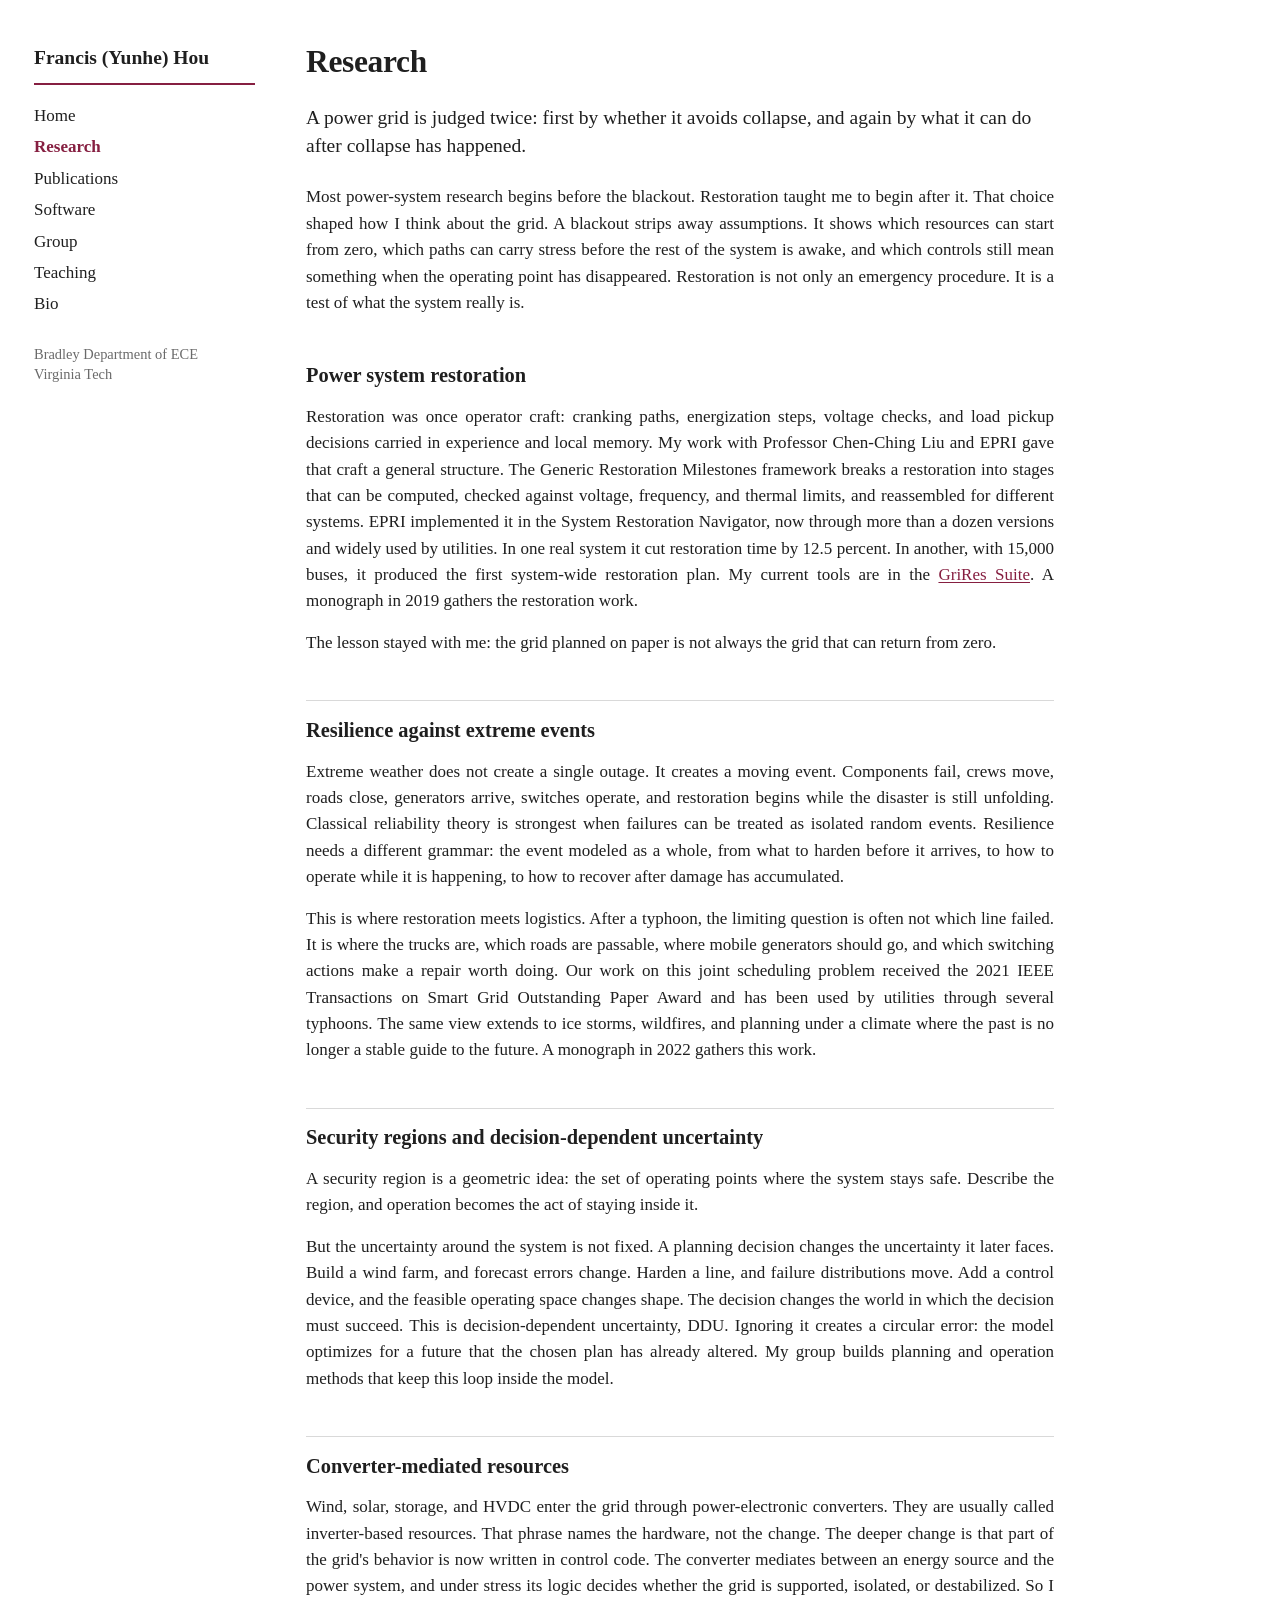
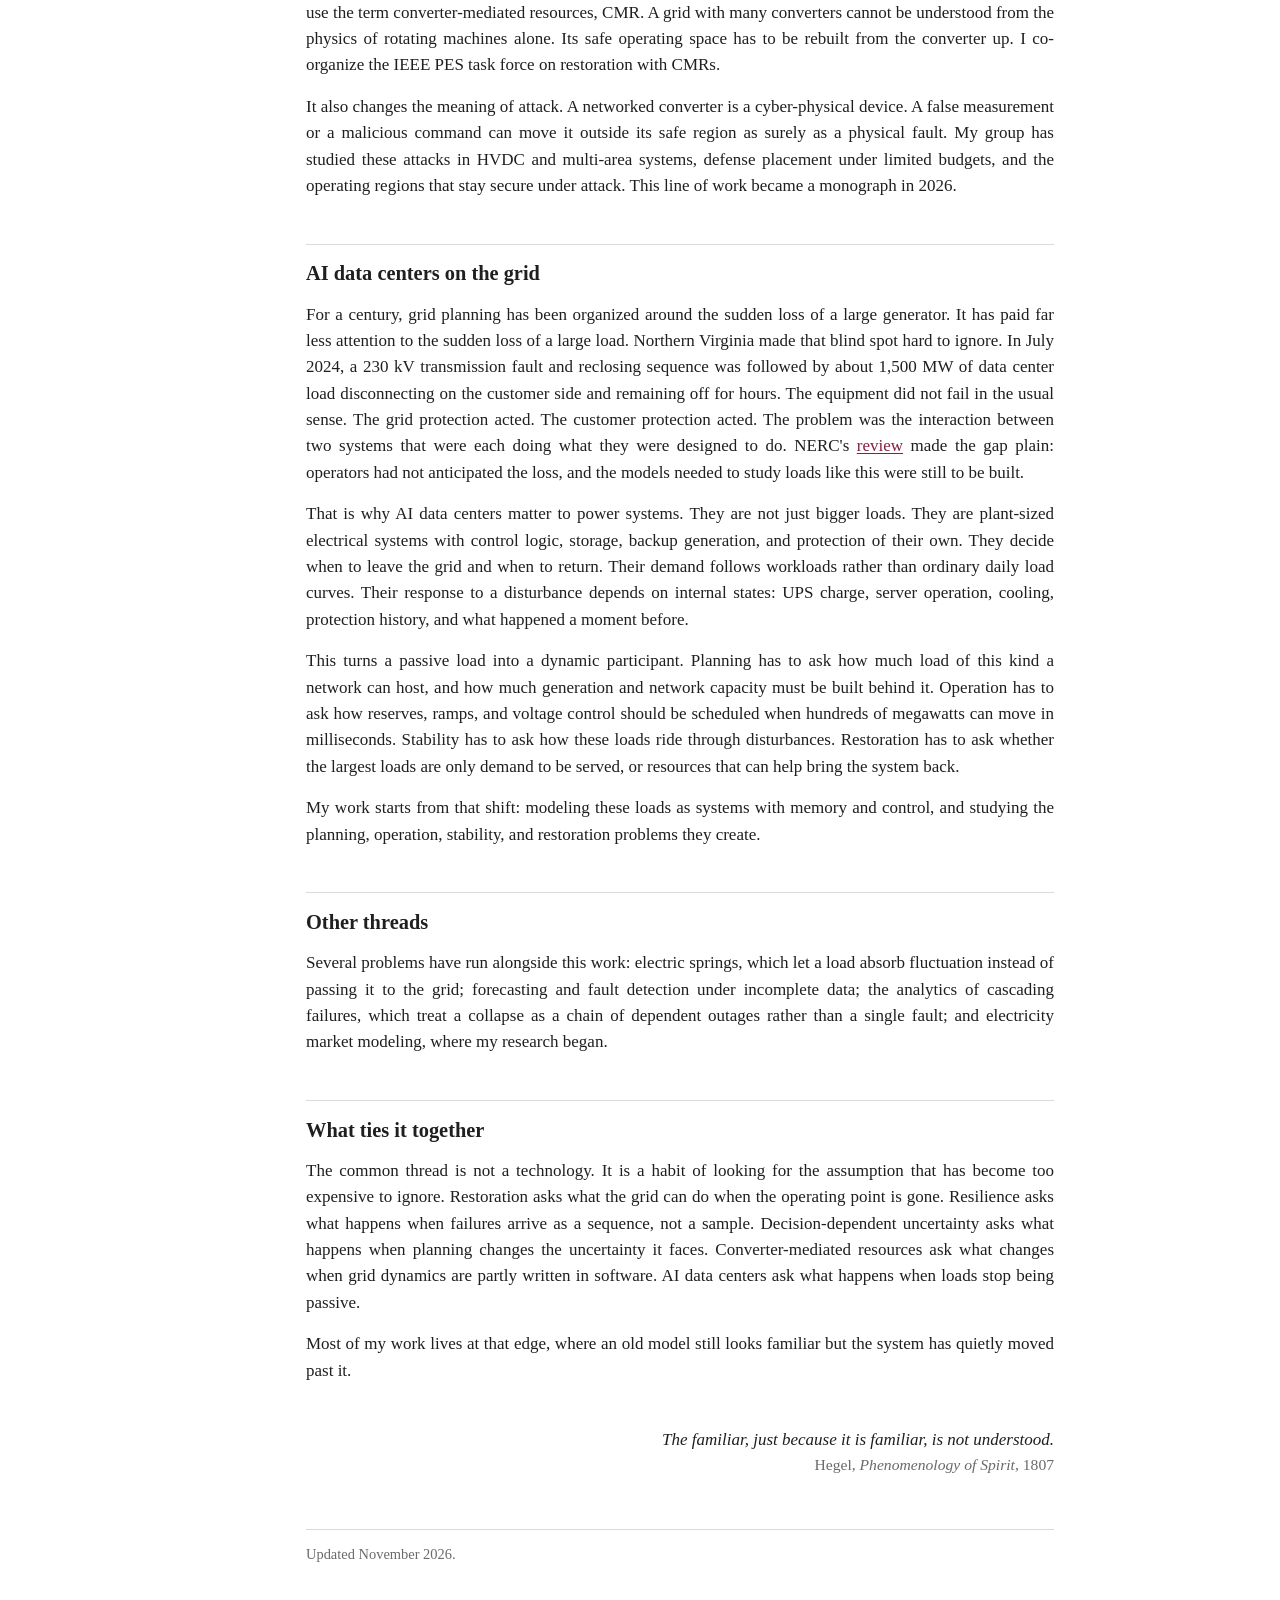
<file: research.html>
<!DOCTYPE html>
<html lang="en">
<head>
<meta charset="utf-8">
<meta name="viewport" content="width=device-width, initial-scale=1">
<title>Research — Francis (Yunhe) Hou</title>
<link rel="stylesheet" href="style.css">
<link rel="icon" href="favicon.svg" type="image/svg+xml">
</head>
<body>
<header class="side">
  <a class="name" href="index.html">Francis (Yunhe) Hou</a>
  <nav>
<a href="index.html">Home</a>
<a href="research.html" class="here">Research</a>
<a href="publications.html">Publications</a>
<a href="software.html">Software</a>
<a href="group.html">Group</a>
<a href="teaching.html">Teaching</a>
<a href="bio.html">Bio</a>
  </nav>
  <p class="foot"><a href="https://ece.vt.edu/">Bradley Department of ECE</a><br><a href="https://www.vt.edu/">Virginia Tech</a></p>
</header>
<main class="justify">

<h1>Research</h1>
<p class="lede">A power grid is judged twice: first by whether it avoids collapse, and again by what it can do after collapse has happened.</p>
<p>Most power-system research begins before the blackout. Restoration taught me to begin after it. That choice shaped how I think about the grid. A blackout strips away assumptions. It shows which resources can start from zero, which paths can carry stress before the rest of the system is awake, and which controls still mean something when the operating point has disappeared. Restoration is not only an emergency procedure. It is a test of what the system really is.</p>

<h2>Power system restoration</h2>
<p>Restoration was once operator craft: cranking paths, energization steps, voltage checks, and load pickup decisions carried in experience and local memory. My work with Professor Chen-Ching Liu and EPRI gave that craft a general structure. The Generic Restoration Milestones framework breaks a restoration into stages that can be computed, checked against voltage, frequency, and thermal limits, and reassembled for different systems. EPRI implemented it in the System Restoration Navigator, now through more than a dozen versions and widely used by utilities. In one real system it cut restoration time by 12.5 percent. In another, with 15,000 buses, it produced the first system-wide restoration plan. My current tools are in the <a href="software.html">GriRes Suite</a>. A monograph in 2019 gathers the restoration work.</p>
<p>The lesson stayed with me: the grid planned on paper is not always the grid that can return from zero.</p>

<h2>Resilience against extreme events</h2>
<p>Extreme weather does not create a single outage. It creates a moving event. Components fail, crews move, roads close, generators arrive, switches operate, and restoration begins while the disaster is still unfolding. Classical reliability theory is strongest when failures can be treated as isolated random events. Resilience needs a different grammar: the event modeled as a whole, from what to harden before it arrives, to how to operate while it is happening, to how to recover after damage has accumulated.</p>
<p>This is where restoration meets logistics. After a typhoon, the limiting question is often not which line failed. It is where the trucks are, which roads are passable, where mobile generators should go, and which switching actions make a repair worth doing. Our work on this joint scheduling problem received the 2021 IEEE Transactions on Smart Grid Outstanding Paper Award and has been used by utilities through several typhoons. The same view extends to ice storms, wildfires, and planning under a climate where the past is no longer a stable guide to the future. A monograph in 2022 gathers this work.</p>

<h2>Security regions and decision-dependent uncertainty</h2>
<p>A security region is a geometric idea: the set of operating points where the system stays safe. Describe the region, and operation becomes the act of staying inside it.</p>
<p>But the uncertainty around the system is not fixed. A planning decision changes the uncertainty it later faces. Build a wind farm, and forecast errors change. Harden a line, and failure distributions move. Add a control device, and the feasible operating space changes shape. The decision changes the world in which the decision must succeed. This is decision-dependent uncertainty, DDU. Ignoring it creates a circular error: the model optimizes for a future that the chosen plan has already altered. My group builds planning and operation methods that keep this loop inside the model.</p>

<h2>Converter-mediated resources</h2>
<p>Wind, solar, storage, and HVDC enter the grid through power-electronic converters. They are usually called inverter-based resources. That phrase names the hardware, not the change. The deeper change is that part of the grid's behavior is now written in control code. The converter mediates between an energy source and the power system, and under stress its logic decides whether the grid is supported, isolated, or destabilized. So I use the term converter-mediated resources, CMR. A grid with many converters cannot be understood from the physics of rotating machines alone. Its safe operating space has to be rebuilt from the converter up. I co-organize the IEEE PES task force on restoration with CMRs.</p>
<p>It also changes the meaning of attack. A networked converter is a cyber-physical device. A false measurement or a malicious command can move it outside its safe region as surely as a physical fault. My group has studied these attacks in HVDC and multi-area systems, defense placement under limited budgets, and the operating regions that stay secure under attack. This line of work became a monograph in 2026.</p>

<h2>AI data centers on the grid</h2>
<p>For a century, grid planning has been organized around the sudden loss of a large generator. It has paid far less attention to the sudden loss of a large load. Northern Virginia made that blind spot hard to ignore. In July 2024, a 230 kV transmission fault and reclosing sequence was followed by about 1,500 MW of data center load disconnecting on the customer side and remaining off for hours. The equipment did not fail in the usual sense. The grid protection acted. The customer protection acted. The problem was the interaction between two systems that were each doing what they were designed to do. NERC's <a href="https://www.nerc.com/pa/rrm/ea/Documents/Incident_Review_Large_Load_Loss.pdf">review</a> made the gap plain: operators had not anticipated the loss, and the models needed to study loads like this were still to be built.</p>
<p>That is why AI data centers matter to power systems. They are not just bigger loads. They are plant-sized electrical systems with control logic, storage, backup generation, and protection of their own. They decide when to leave the grid and when to return. Their demand follows workloads rather than ordinary daily load curves. Their response to a disturbance depends on internal states: UPS charge, server operation, cooling, protection history, and what happened a moment before.</p>
<p>This turns a passive load into a dynamic participant. Planning has to ask how much load of this kind a network can host, and how much generation and network capacity must be built behind it. Operation has to ask how reserves, ramps, and voltage control should be scheduled when hundreds of megawatts can move in milliseconds. Stability has to ask how these loads ride through disturbances. Restoration has to ask whether the largest loads are only demand to be served, or resources that can help bring the system back.</p>
<p>My work starts from that shift: modeling these loads as systems with memory and control, and studying the planning, operation, stability, and restoration problems they create.</p>

<h2>Other threads</h2>
<p>Several problems have run alongside this work: electric springs, which let a load absorb fluctuation instead of passing it to the grid; forecasting and fault detection under incomplete data; the analytics of cascading failures, which treat a collapse as a chain of dependent outages rather than a single fault; and electricity market modeling, where my research began.</p>

<h2>What ties it together</h2>
<p>The common thread is not a technology. It is a habit of looking for the assumption that has become too expensive to ignore. Restoration asks what the grid can do when the operating point is gone. Resilience asks what happens when failures arrive as a sequence, not a sample. Decision-dependent uncertainty asks what happens when planning changes the uncertainty it faces. Converter-mediated resources ask what changes when grid dynamics are partly written in software. AI data centers ask what happens when loads stop being passive.</p>
<p>Most of my work lives at that edge, where an old model still looks familiar but the system has quietly moved past it.</p>

<p class="epigraph"><i>The familiar, just because it is familiar, is not understood.</i><br><span class="note">Hegel, <i>Phenomenology of Spirit</i>, 1807</span></p>

<footer>Updated November 2026.</footer>
</main>
<script>document.querySelectorAll('.em').forEach(function(s){var a=s.dataset.u+'@'+s.dataset.d;var l=document.createElement('a');l.href='mailto:'+a;l.textContent=a;s.replaceWith(l);});</script>
</body>
</html>
</file>
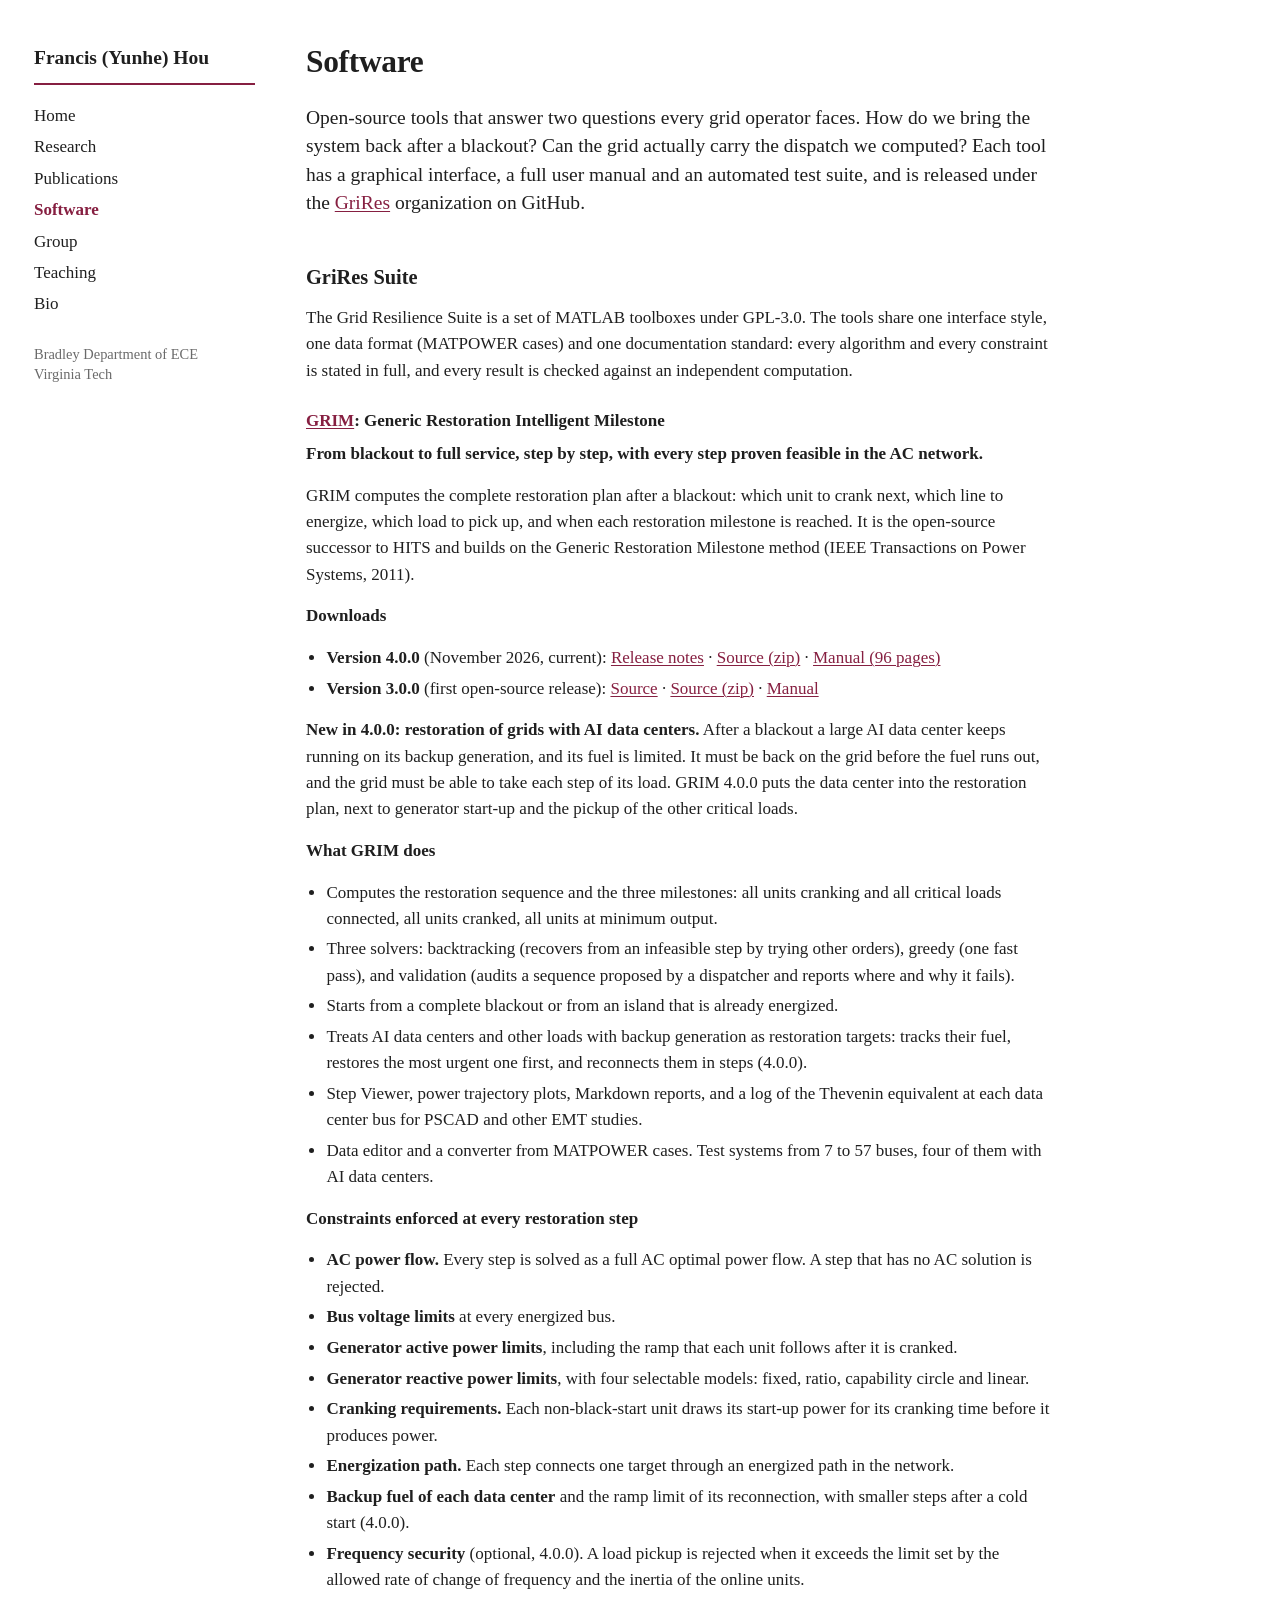
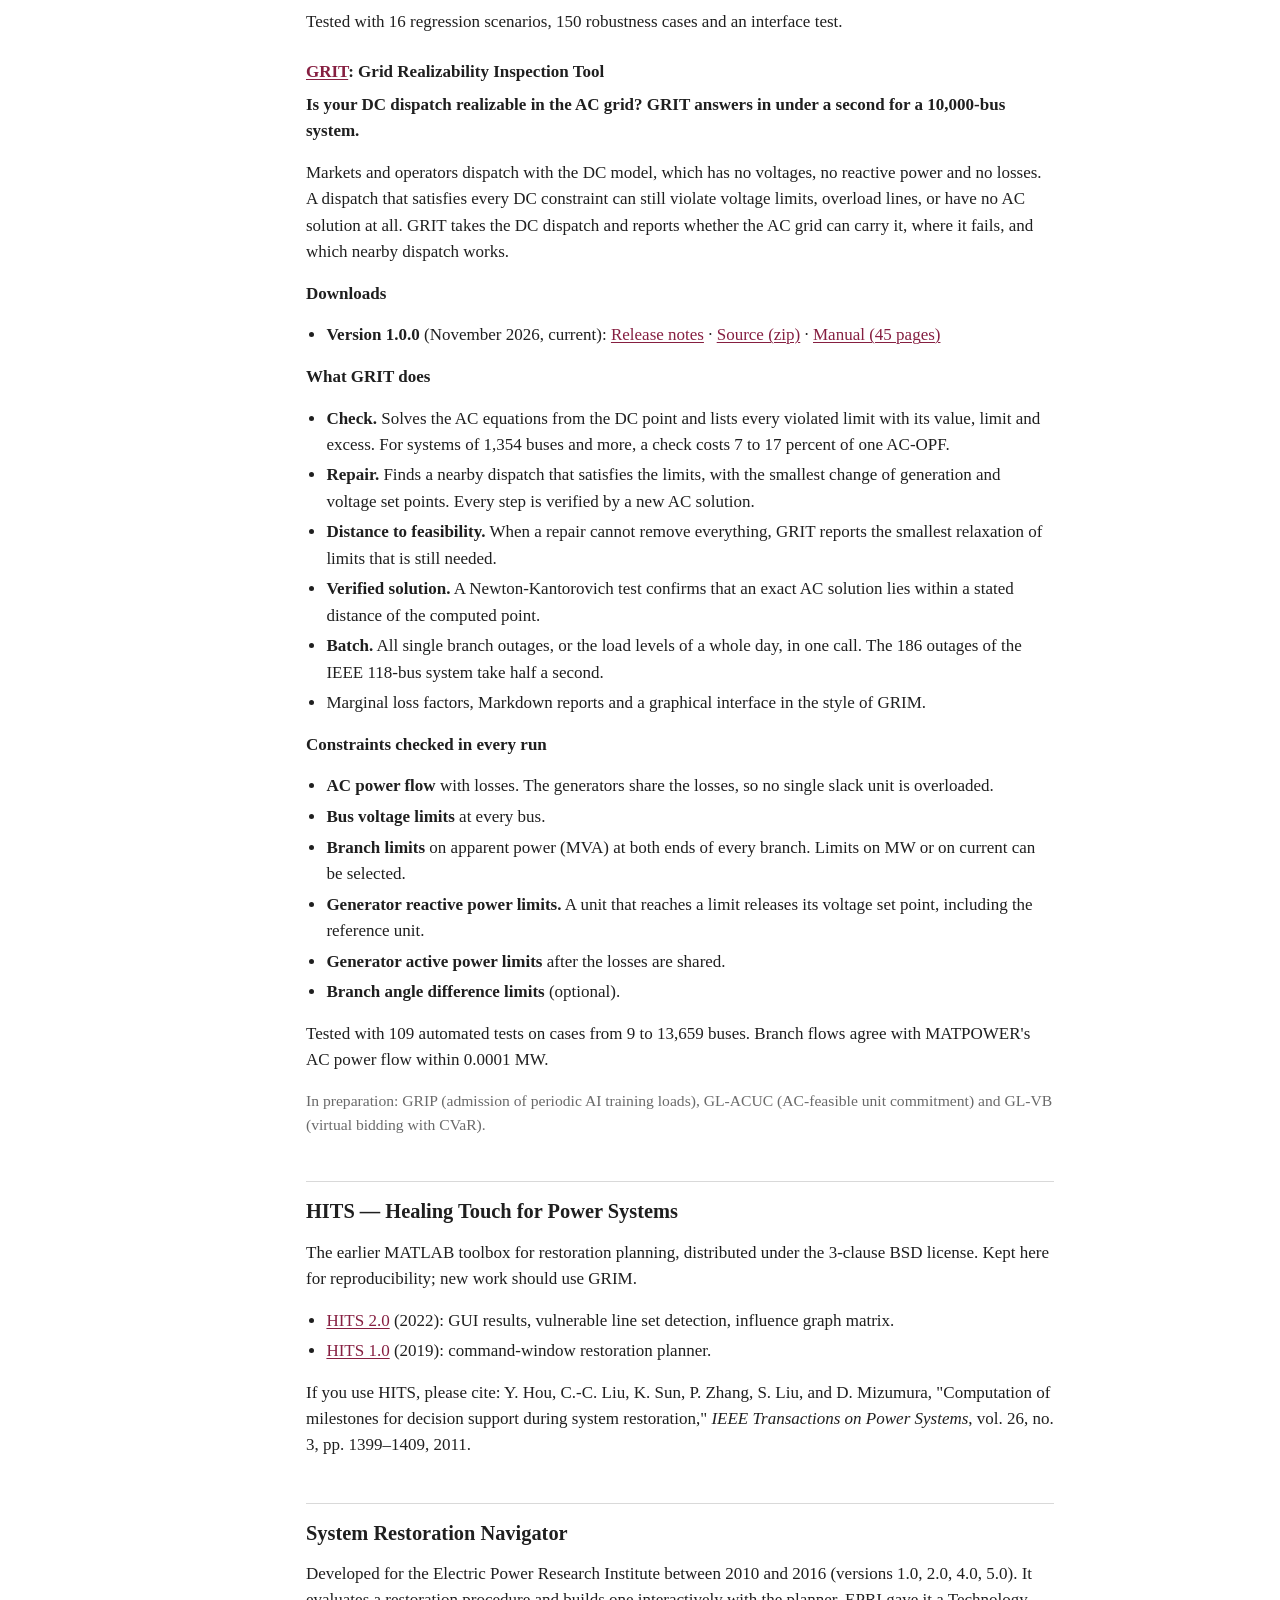
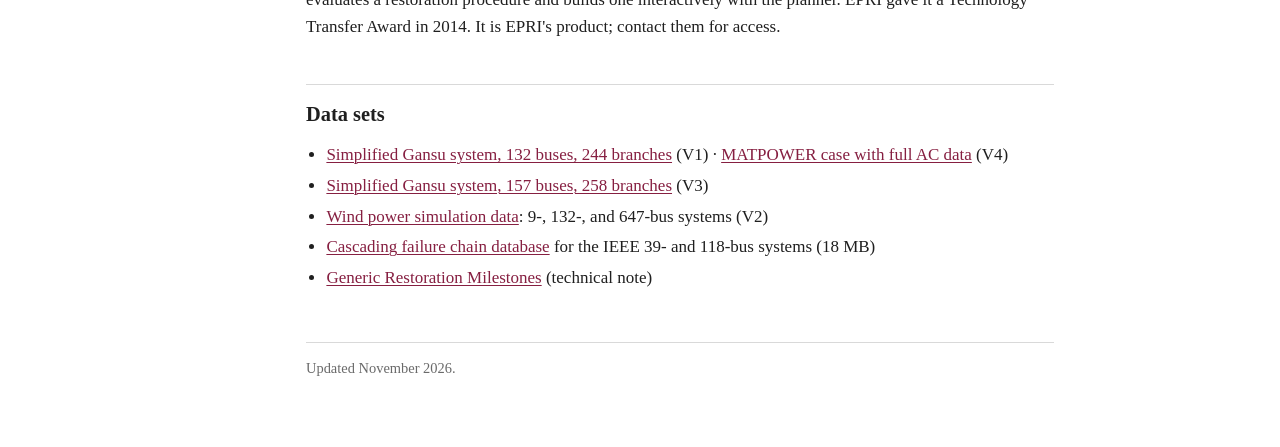
<file: software.html>
<!DOCTYPE html>
<html lang="en">
<head>
<meta charset="utf-8">
<meta name="viewport" content="width=device-width, initial-scale=1">
<title>Software — Francis (Yunhe) Hou</title>
<meta name="description" content="GriRes Suite: open-source tools for power system restoration and AC feasibility. GRIM and GRIT, with manuals and test suites.">
<meta property="og:type" content="website">
<meta property="og:title" content="GriRes Suite: Open-Source Tools for Grid Restoration and Grid Security">
<meta property="og:description" content="GRIM plans restoration after a blackout, now with AI data centers. GRIT checks a DC dispatch against the AC grid in under a second.">
<meta property="og:image" content="https://francisyhou.github.io/img/grires-suite.jpg">
<meta property="og:image:width" content="1200">
<meta property="og:image:height" content="627">
<meta property="og:url" content="https://francisyhou.github.io/software.html">
<link rel="stylesheet" href="style.css">
<link rel="icon" href="favicon.svg" type="image/svg+xml">
</head>
<body>
<header class="side">
  <a class="name" href="index.html">Francis (Yunhe) Hou</a>
  <nav>
<a href="index.html">Home</a>
<a href="research.html">Research</a>
<a href="publications.html">Publications</a>
<a href="software.html" class="here">Software</a>
<a href="group.html">Group</a>
<a href="teaching.html">Teaching</a>
<a href="bio.html">Bio</a>
  </nav>
  <p class="foot"><a href="https://ece.vt.edu/">Bradley Department of ECE</a><br><a href="https://www.vt.edu/">Virginia Tech</a></p>
</header>
<main>

<h1>Software</h1>
<p class="lede">Open-source tools that answer two questions every grid operator faces. How do we bring the system back after a blackout? Can the grid actually carry the dispatch we computed? Each tool has a graphical interface, a full user manual and an automated test suite, and is released under the <a href="https://github.com/GriRes">GriRes</a> organization on GitHub.</p>

<h2>GriRes Suite</h2>
<p>The Grid Resilience Suite is a set of MATLAB toolboxes under GPL-3.0. The tools share one interface style, one data format (MATPOWER cases) and one documentation standard: every algorithm and every constraint is stated in full, and every result is checked against an independent computation.</p>

<h3><a href="https://github.com/GriRes/GRIM">GRIM</a>: Generic Restoration Intelligent Milestone</h3>
<p><b>From blackout to full service, step by step, with every step proven feasible in the AC network.</b></p>
<p>GRIM computes the complete restoration plan after a blackout: which unit to crank next, which line to energize, which load to pick up, and when each restoration milestone is reached. It is the open-source successor to HITS and builds on the Generic Restoration Milestone method (IEEE Transactions on Power Systems, 2011).</p>

<p><b>Downloads</b></p>
<ul>
  <li><b>Version 4.0.0</b> (November 2026, current): <a href="https://github.com/GriRes/GRIM/releases/tag/v4.0.0">Release notes</a> · <a href="https://github.com/GriRes/GRIM/archive/refs/tags/v4.0.0.zip">Source (zip)</a> · <a href="https://github.com/GriRes/GRIM/releases/download/v4.0.0/GRIM_Manual_v4.0.0.pdf">Manual (96 pages)</a></li>
  <li><b>Version 3.0.0</b> (first open-source release): <a href="https://github.com/GriRes/GRIM/tree/f3e187225a572bd38b22f63463b49b82459805ea">Source</a> · <a href="https://github.com/GriRes/GRIM/archive/f3e187225a572bd38b22f63463b49b82459805ea.zip">Source (zip)</a> · <a href="https://github.com/GriRes/GRIM/blob/f3e187225a572bd38b22f63463b49b82459805ea/Doc/GRIM_Manual_v3.0.0.pdf">Manual</a></li>
</ul>

<p><b>New in 4.0.0: restoration of grids with AI data centers.</b> After a blackout a large AI data center keeps running on its backup generation, and its fuel is limited. It must be back on the grid before the fuel runs out, and the grid must be able to take each step of its load. GRIM 4.0.0 puts the data center into the restoration plan, next to generator start-up and the pickup of the other critical loads.</p>

<p><b>What GRIM does</b></p>
<ul>
  <li>Computes the restoration sequence and the three milestones: all units cranking and all critical loads connected, all units cranked, all units at minimum output.</li>
  <li>Three solvers: backtracking (recovers from an infeasible step by trying other orders), greedy (one fast pass), and validation (audits a sequence proposed by a dispatcher and reports where and why it fails).</li>
  <li>Starts from a complete blackout or from an island that is already energized.</li>
  <li>Treats AI data centers and other loads with backup generation as restoration targets: tracks their fuel, restores the most urgent one first, and reconnects them in steps (4.0.0).</li>
  <li>Step Viewer, power trajectory plots, Markdown reports, and a log of the Thevenin equivalent at each data center bus for PSCAD and other EMT studies.</li>
  <li>Data editor and a converter from MATPOWER cases. Test systems from 7 to 57 buses, four of them with AI data centers.</li>
</ul>

<p><b>Constraints enforced at every restoration step</b></p>
<ul>
  <li><b>AC power flow.</b> Every step is solved as a full AC optimal power flow. A step that has no AC solution is rejected.</li>
  <li><b>Bus voltage limits</b> at every energized bus.</li>
  <li><b>Generator active power limits</b>, including the ramp that each unit follows after it is cranked.</li>
  <li><b>Generator reactive power limits</b>, with four selectable models: fixed, ratio, capability circle and linear.</li>
  <li><b>Cranking requirements.</b> Each non-black-start unit draws its start-up power for its cranking time before it produces power.</li>
  <li><b>Energization path.</b> Each step connects one target through an energized path in the network.</li>
  <li><b>Backup fuel of each data center</b> and the ramp limit of its reconnection, with smaller steps after a cold start (4.0.0).</li>
  <li><b>Frequency security</b> (optional, 4.0.0). A load pickup is rejected when it exceeds the limit set by the allowed rate of change of frequency and the inertia of the online units.</li>
</ul>
<p>Tested with 16 regression scenarios, 150 robustness cases and an interface test.</p>

<h3><a href="https://github.com/GriRes/GRIT">GRIT</a>: Grid Realizability Inspection Tool</h3>
<p><b>Is your DC dispatch realizable in the AC grid? GRIT answers in under a second for a 10,000-bus system.</b></p>
<p>Markets and operators dispatch with the DC model, which has no voltages, no reactive power and no losses. A dispatch that satisfies every DC constraint can still violate voltage limits, overload lines, or have no AC solution at all. GRIT takes the DC dispatch and reports whether the AC grid can carry it, where it fails, and which nearby dispatch works.</p>

<p><b>Downloads</b></p>
<ul>
  <li><b>Version 1.0.0</b> (November 2026, current): <a href="https://github.com/GriRes/GRIT/releases/tag/v1.0.0">Release notes</a> · <a href="https://github.com/GriRes/GRIT/archive/refs/tags/v1.0.0.zip">Source (zip)</a> · <a href="https://github.com/GriRes/GRIT/releases/download/v1.0.0/GRIT_Manual_v1.0.0.pdf">Manual (45 pages)</a></li>
</ul>

<p><b>What GRIT does</b></p>
<ul>
  <li><b>Check.</b> Solves the AC equations from the DC point and lists every violated limit with its value, limit and excess. For systems of 1,354 buses and more, a check costs 7 to 17 percent of one AC-OPF.</li>
  <li><b>Repair.</b> Finds a nearby dispatch that satisfies the limits, with the smallest change of generation and voltage set points. Every step is verified by a new AC solution.</li>
  <li><b>Distance to feasibility.</b> When a repair cannot remove everything, GRIT reports the smallest relaxation of limits that is still needed.</li>
  <li><b>Verified solution.</b> A Newton-Kantorovich test confirms that an exact AC solution lies within a stated distance of the computed point.</li>
  <li><b>Batch.</b> All single branch outages, or the load levels of a whole day, in one call. The 186 outages of the IEEE 118-bus system take half a second.</li>
  <li>Marginal loss factors, Markdown reports and a graphical interface in the style of GRIM.</li>
</ul>

<p><b>Constraints checked in every run</b></p>
<ul>
  <li><b>AC power flow</b> with losses. The generators share the losses, so no single slack unit is overloaded.</li>
  <li><b>Bus voltage limits</b> at every bus.</li>
  <li><b>Branch limits</b> on apparent power (MVA) at both ends of every branch. Limits on MW or on current can be selected.</li>
  <li><b>Generator reactive power limits.</b> A unit that reaches a limit releases its voltage set point, including the reference unit.</li>
  <li><b>Generator active power limits</b> after the losses are shared.</li>
  <li><b>Branch angle difference limits</b> (optional).</li>
</ul>
<p>Tested with 109 automated tests on cases from 9 to 13,659 buses. Branch flows agree with MATPOWER's AC power flow within 0.0001 MW.</p>

<p class="note">In preparation: GRIP (admission of periodic AI training loads), GL-ACUC (AC-feasible unit commitment) and GL-VB (virtual bidding with CVaR).</p>

<h2>HITS — Healing Touch for Power Systems</h2>
<p>The earlier MATLAB toolbox for restoration planning, distributed under the 3-clause BSD license. Kept here for reproducibility; new work should use GRIM.</p>
<ul>
  <li><a href="files/HITS_V2.0.zip">HITS 2.0</a> (2022): GUI results, vulnerable line set detection, influence graph matrix.</li>
  <li><a href="files/HITS_V1.zip">HITS 1.0</a> (2019): command-window restoration planner.</li>
</ul>
<p>If you use HITS, please cite: Y. Hou, C.-C. Liu, K. Sun, P. Zhang, S. Liu, and D. Mizumura, "Computation of milestones for decision support during system restoration," <i>IEEE Transactions on Power Systems</i>, vol. 26, no. 3, pp. 1399–1409, 2011.</p>

<h2>System Restoration Navigator</h2>
<p>Developed for the Electric Power Research Institute between 2010 and 2016 (versions 1.0, 2.0, 4.0, 5.0). It evaluates a restoration procedure and builds one interactively with the planner. EPRI gave it a Technology Transfer Award in 2014. It is EPRI's product; contact them for access.</p>

<h2>Data sets</h2>
<ul>
  <li><a href="files/Gansu132_V1.pdf">Simplified Gansu system, 132 buses, 244 branches</a> (V1) · <a href="files/case132_full_ac.m">MATPOWER case with full AC data</a> (V4)</li>
  <li><a href="files/Gansu157_V3.pdf">Simplified Gansu system, 157 buses, 258 branches</a> (V3)</li>
  <li><a href="files/WindPowerSimulationData_V2.pdf">Wind power simulation data</a>: 9-, 132-, and 647-bus systems (V2)</li>
  <li><a href="files/CascadingFailureChainDatabase.zip">Cascading failure chain database</a> for the IEEE 39- and 118-bus systems (18 MB)</li>
  <li><a href="files/GRM.pdf">Generic Restoration Milestones</a> (technical note)</li>
</ul>

<footer>Updated November 2026.</footer>
</main>
<script>document.querySelectorAll('.em').forEach(function(s){var a=s.dataset.u+'@'+s.dataset.d;var l=document.createElement('a');l.href='mailto:'+a;l.textContent=a;s.replaceWith(l);});</script>
</body>
</html>
</file>
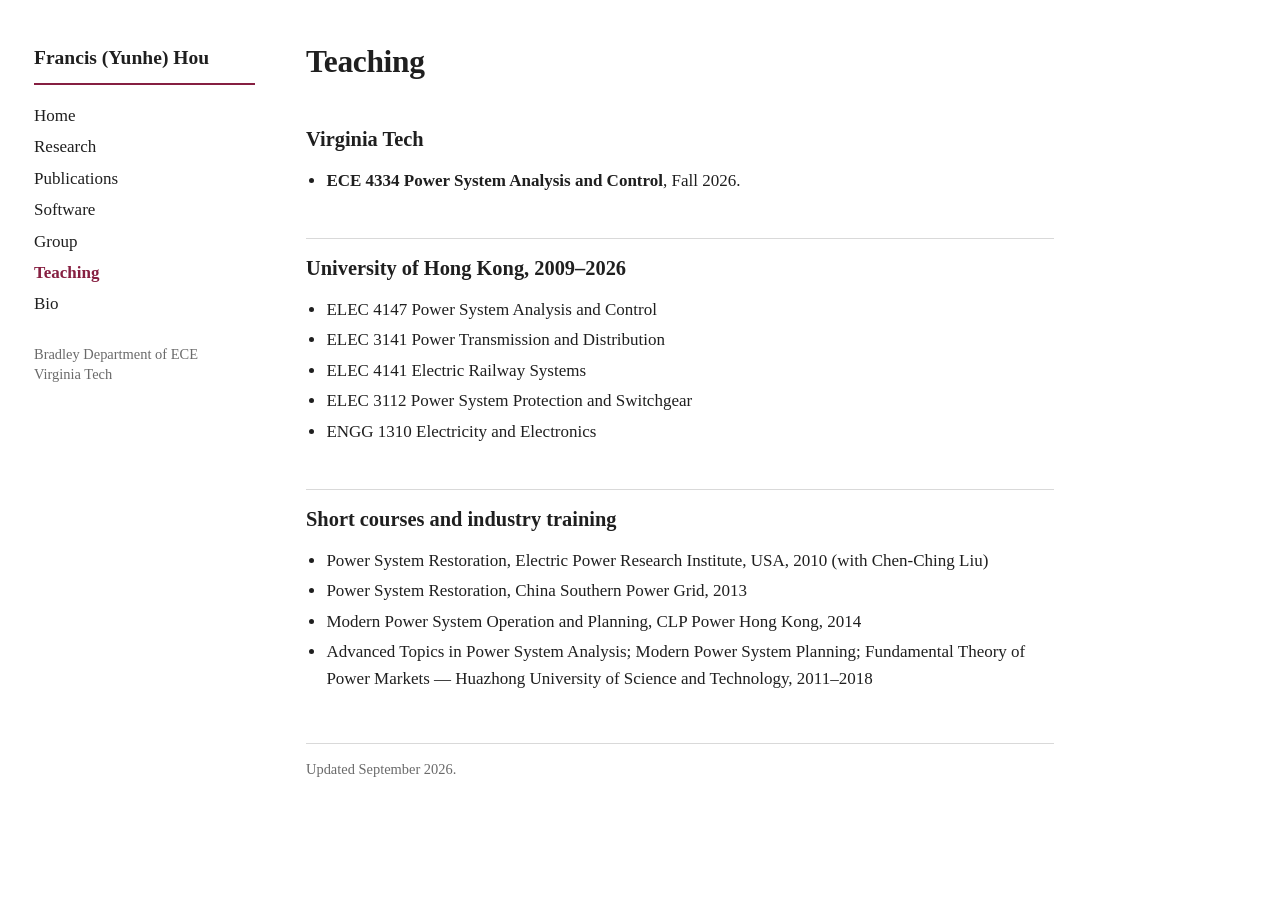
<file: teaching.html>
<!DOCTYPE html>
<html lang="en">
<head>
<meta charset="utf-8">
<meta name="viewport" content="width=device-width, initial-scale=1">
<title>Teaching — Francis (Yunhe) Hou</title>
<link rel="stylesheet" href="style.css">
<link rel="icon" href="favicon.svg" type="image/svg+xml">
</head>
<body>
<header class="side">
  <a class="name" href="index.html">Francis (Yunhe) Hou</a>
  <nav>
<a href="index.html">Home</a>
<a href="research.html">Research</a>
<a href="publications.html">Publications</a>
<a href="software.html">Software</a>
<a href="group.html">Group</a>
<a href="teaching.html" class="here">Teaching</a>
<a href="bio.html">Bio</a>
  </nav>
  <p class="foot"><a href="https://ece.vt.edu/">Bradley Department of ECE</a><br><a href="https://www.vt.edu/">Virginia Tech</a></p>
</header>
<main>

<h1>Teaching</h1>
<h2>Virginia Tech</h2>
<ul>
  <li><b>ECE 4334 Power System Analysis and Control</b>, Fall 2026.</li>
</ul>
<h2>University of Hong Kong, 2009–2026</h2>
<ul>
  <li>ELEC 4147 Power System Analysis and Control</li>
  <li>ELEC 3141 Power Transmission and Distribution</li>
  <li>ELEC 4141 Electric Railway Systems</li>
  <li>ELEC 3112 Power System Protection and Switchgear</li>
  <li>ENGG 1310 Electricity and Electronics</li>
</ul>
<h2>Short courses and industry training</h2>
<ul>
  <li>Power System Restoration, Electric Power Research Institute, USA, 2010 (with Chen-Ching Liu)</li>
  <li>Power System Restoration, China Southern Power Grid, 2013</li>
  <li>Modern Power System Operation and Planning, CLP Power Hong Kong, 2014</li>
  <li>Advanced Topics in Power System Analysis; Modern Power System Planning; Fundamental Theory of Power Markets — Huazhong University of Science and Technology, 2011–2018</li>
</ul>

<footer>Updated September 2026.</footer>
</main>
<script>document.querySelectorAll('.em').forEach(function(s){var a=s.dataset.u+'@'+s.dataset.d;var l=document.createElement('a');l.href='mailto:'+a;l.textContent=a;s.replaceWith(l);});</script>
</body>
</html>
</file>
<file: style.css>
:root{--ink:#1f1f1f;--mute:#6a6a6a;--rule:#d9d9d9;--accent:#861f41;--bg:#fff;}
*{box-sizing:border-box}
html{font-size:17px}
body{margin:0;background:var(--bg);color:var(--ink);
  font-family:Charter,"Iowan Old Style","Palatino Linotype",Georgia,serif;line-height:1.55;
  display:grid;grid-template-columns:13rem minmax(0,44rem);column-gap:3rem;padding:2.5rem 2rem 4rem}
.side{position:sticky;top:2.5rem;align-self:start}
.name{display:block;font-size:1.15rem;font-weight:700;color:var(--ink);text-decoration:none;
  padding-bottom:.6rem;border-bottom:2px solid var(--accent);margin-bottom:.9rem}
nav a{display:block;color:var(--ink);text-decoration:none;padding:.15rem 0}
nav a.here{color:var(--accent);font-weight:700}
nav a:hover{color:var(--accent)}
.foot{color:var(--mute);font-size:.85rem;margin-top:1.4rem;line-height:1.4}
.foot a{color:var(--mute);text-decoration:none}
.foot a:hover{color:var(--accent);text-decoration:underline}
main{min-width:0}
h1{font-size:1.85rem;line-height:1.2;margin:0 0 1.4rem;font-weight:700;letter-spacing:-.01em}
h2{font-size:1.2rem;margin:2.6rem 0 .7rem;font-weight:700;padding-top:.8rem;border-top:1px solid var(--rule)}
h2:first-of-type{border-top:0;padding-top:0}
h3{font-size:1rem;margin:1.4rem 0 .4rem;font-weight:700}
p{margin:0 0 .9rem}
a{color:var(--accent);text-underline-offset:2px;text-decoration-thickness:1px}
a:hover{text-decoration-thickness:2px}
.lede{font-size:1.15rem;line-height:1.45;margin:0 0 1.4rem}
.hero{display:flex;gap:1.6rem;align-items:flex-start;margin-bottom:1.6rem}
.hero img{width:9.5rem;height:auto;border-radius:3px;flex:none;box-shadow:0 1px 3px rgba(0,0,0,.12)}
.hero .who{font-size:.95rem;line-height:1.5}
.who b{display:block;font-size:1.05rem}
.contact{font-size:.95rem;color:var(--mute)}
.contact a{color:var(--accent);text-underline-offset:2px;text-decoration-thickness:1px}
ul{padding-left:1.2rem;margin:0 0 .9rem}
li{margin:.25rem 0}
ul.refs li{margin:.45rem 0;font-size:.95rem}
ul.plain{list-style:none;padding:0}
table{border-collapse:collapse;width:100%;font-size:.92rem;margin:0 0 1rem}
th,td{text-align:left;vertical-align:top;padding:.5rem .7rem .5rem 0;border-bottom:1px solid var(--rule)}
tr:last-child td{border-bottom:0}
td:first-child{min-width:9.5rem}
@media (max-width:820px){td:first-child{min-width:7rem}}
th{font-weight:700}
.note{color:var(--mute);font-size:.92rem}
.justify p{text-align:justify;hyphens:auto;-webkit-hyphens:auto}
.justify p.lede{text-align:left}
.epigraph{margin-top:2.5rem;text-align:right!important;line-height:1.5}
.books{list-style:none;padding:0;margin:.5rem 0 1.2rem;display:grid;grid-template-columns:repeat(6,1fr);gap:1.4rem .9rem}
.books li{margin:0;font-size:.78rem;line-height:1.35}
.books img{display:block;width:100%;height:auto;aspect-ratio:2/3;object-fit:cover;border:1px solid var(--rule);box-shadow:0 1px 3px rgba(0,0,0,.12);margin-bottom:.55rem}
.books .bt{display:block;font-weight:700;margin-bottom:.2rem}
.books .bt a{color:var(--ink);text-decoration:none}
.books .bt a:hover{color:var(--accent)}
.books .ba,.books .bp{display:block;color:var(--mute)}
.shelf{display:flex;flex-wrap:wrap;gap:.8rem;margin:.5rem 0 .7rem}
.shelf a{display:block;line-height:0}
.shelf img{height:8.5rem;width:auto;aspect-ratio:2/3;object-fit:cover;border:1px solid var(--rule);box-shadow:0 1px 3px rgba(0,0,0,.12)}
.counter{margin-top:3rem}
.counter img{max-width:100%;height:auto}
footer{margin-top:3rem;padding-top:.8rem;border-top:1px solid var(--rule);color:var(--mute);font-size:.85rem}
.tag{display:inline-block;font-size:.8rem;color:var(--mute);margin-left:.4rem}
@media (max-width:820px){
  html{font-size:16px}
  body{display:block;padding:1.2rem 1.1rem 3rem}
  .side{position:static;margin-bottom:1.4rem}
  nav{display:flex;flex-wrap:wrap;gap:.2rem 1rem}
  .foot{display:none}
  .hero{flex-direction:column}
  .hero img{width:7rem}
  .shelf{display:grid;grid-template-columns:repeat(6,1fr);gap:.45rem}
  .shelf img{width:100%;height:auto}
  .books{grid-template-columns:repeat(3,1fr);gap:1.2rem .9rem}
}
@media (prefers-reduced-motion:reduce){*{transition:none!important}}
@media print{.side,.counter,footer{display:none}body{display:block;padding:0}}
</file>
